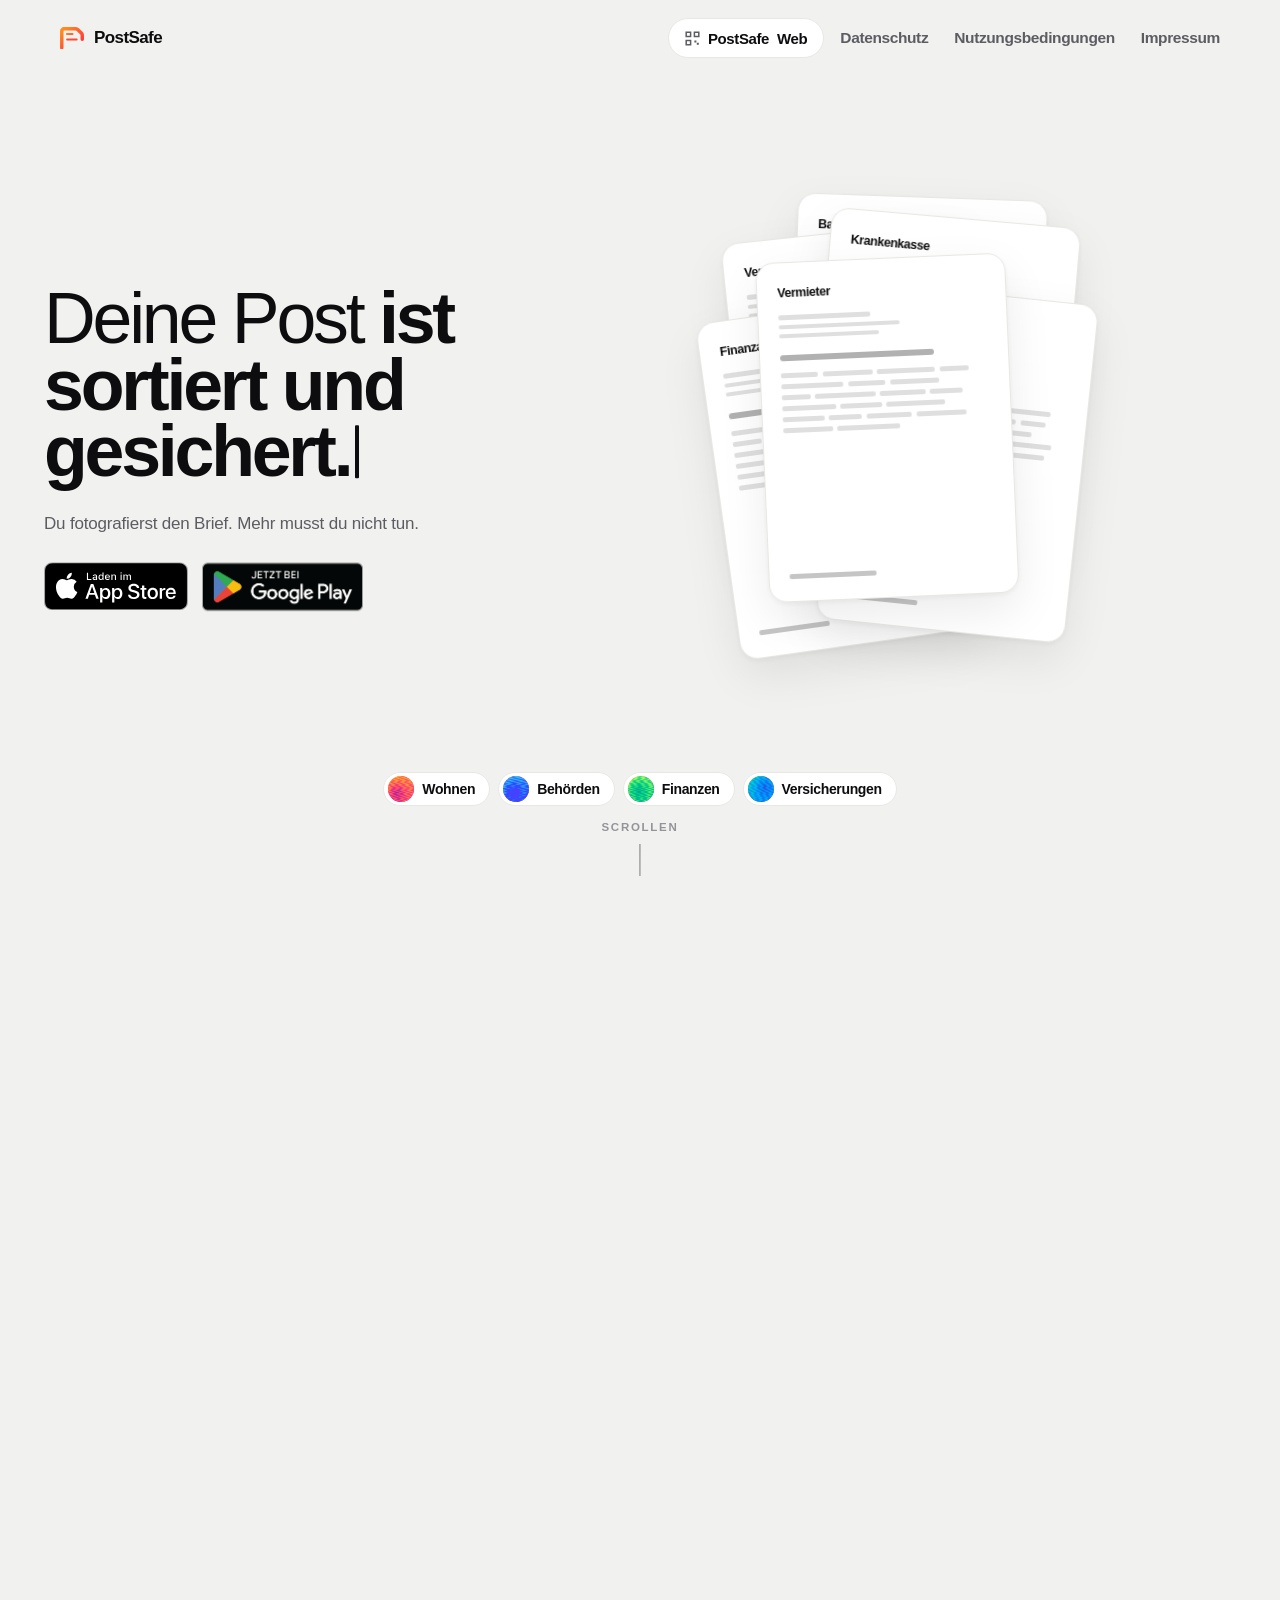
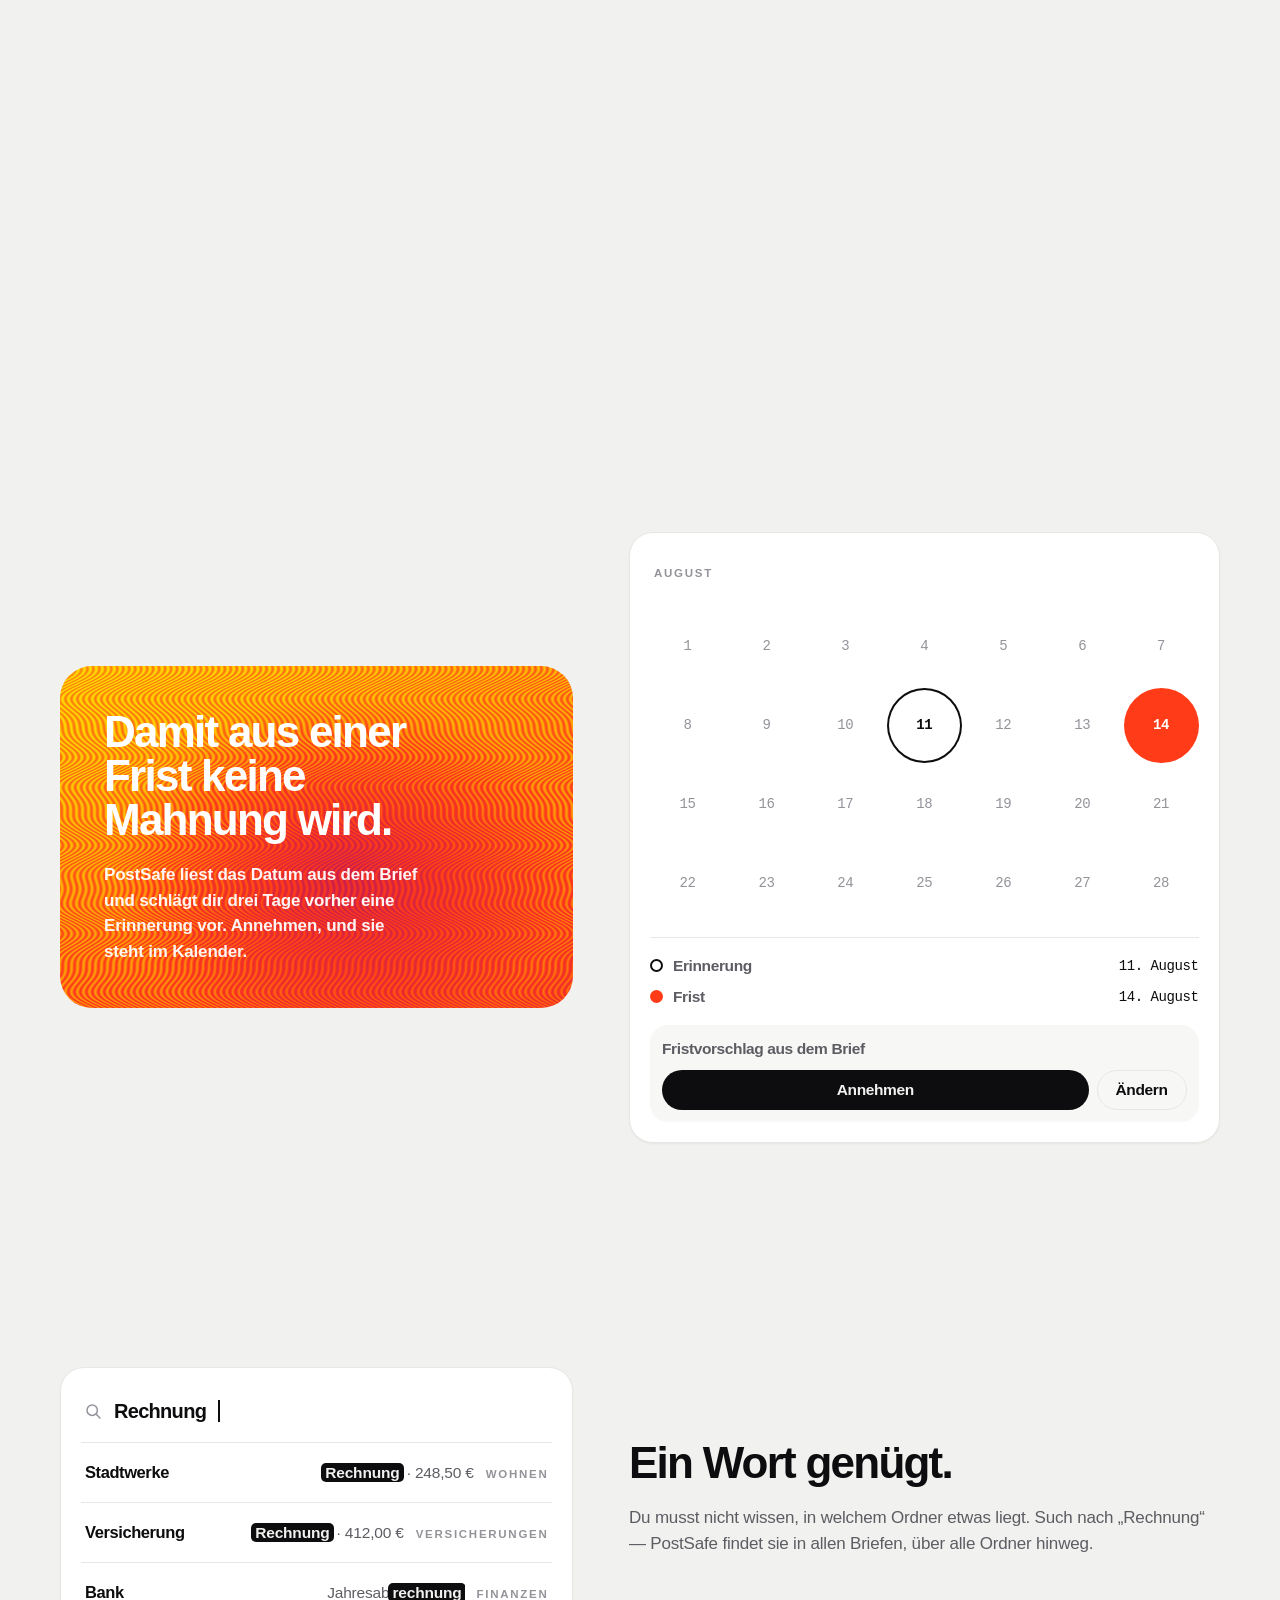
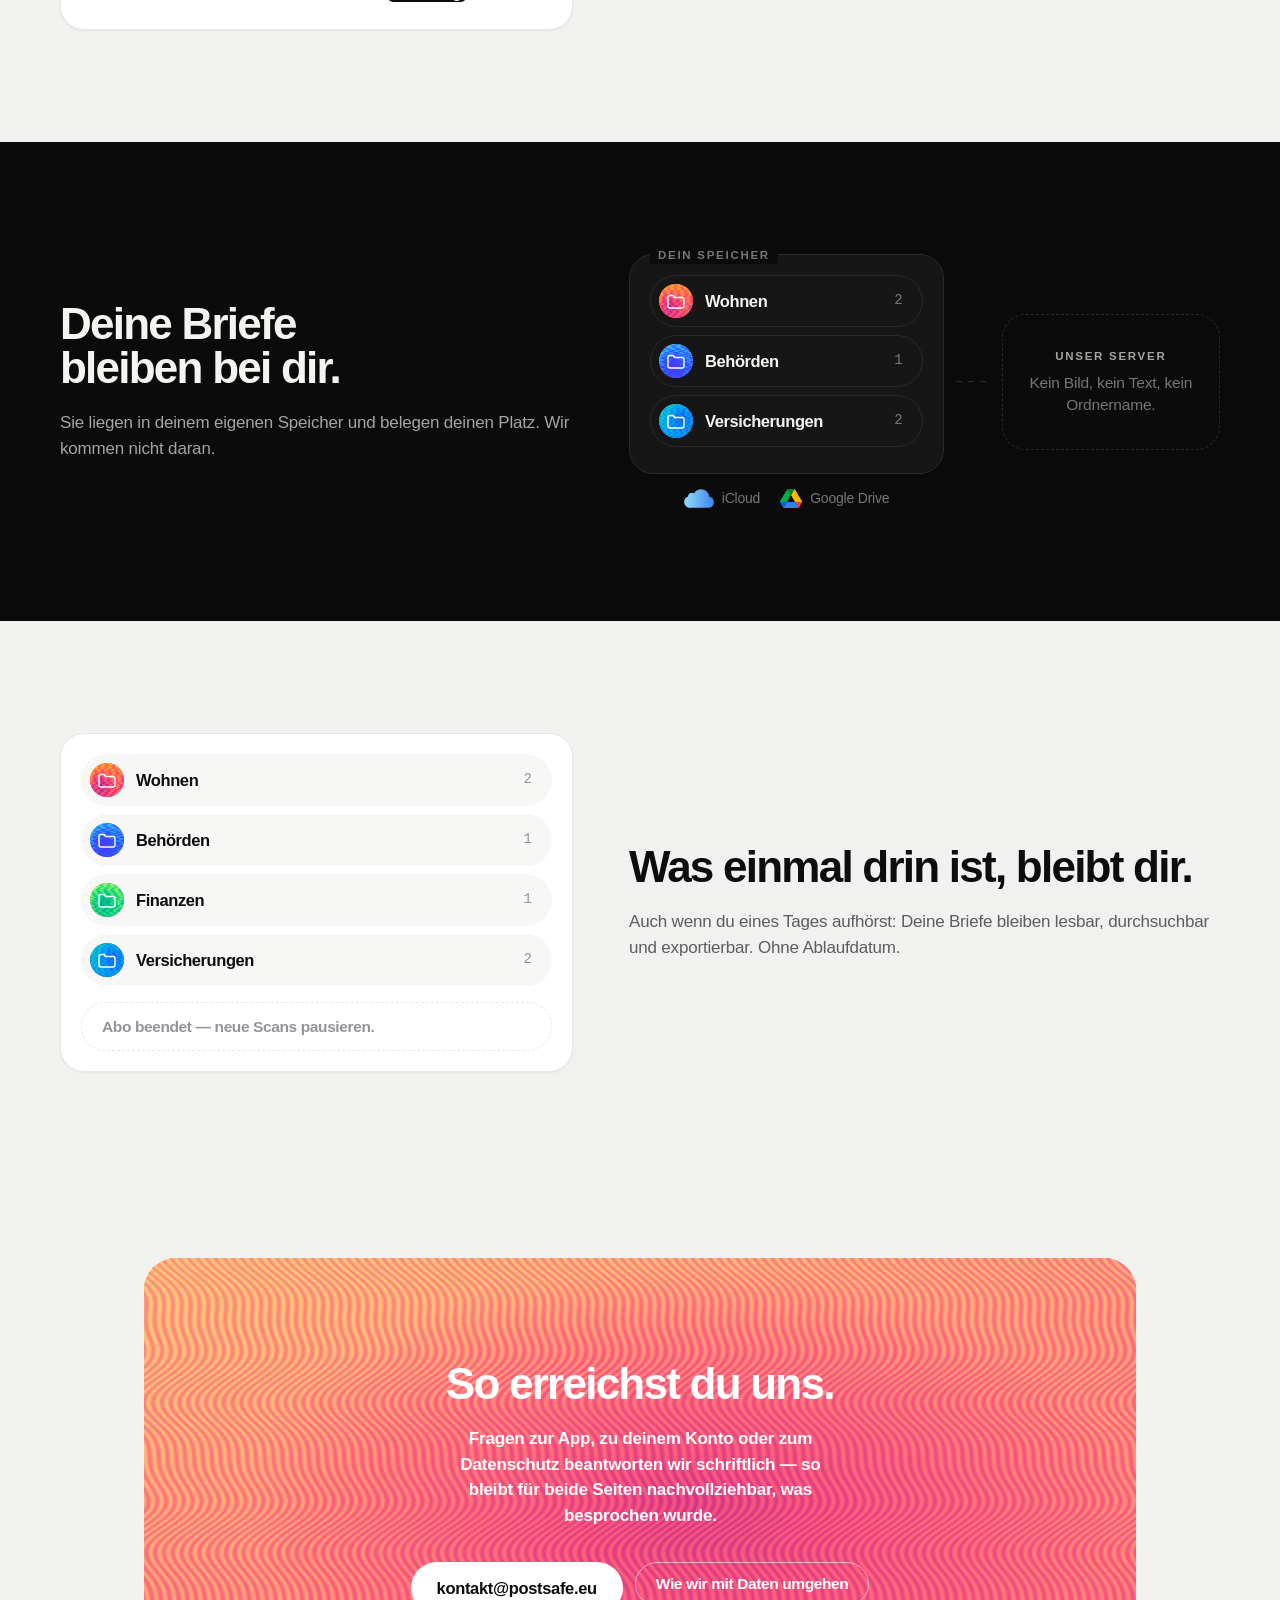
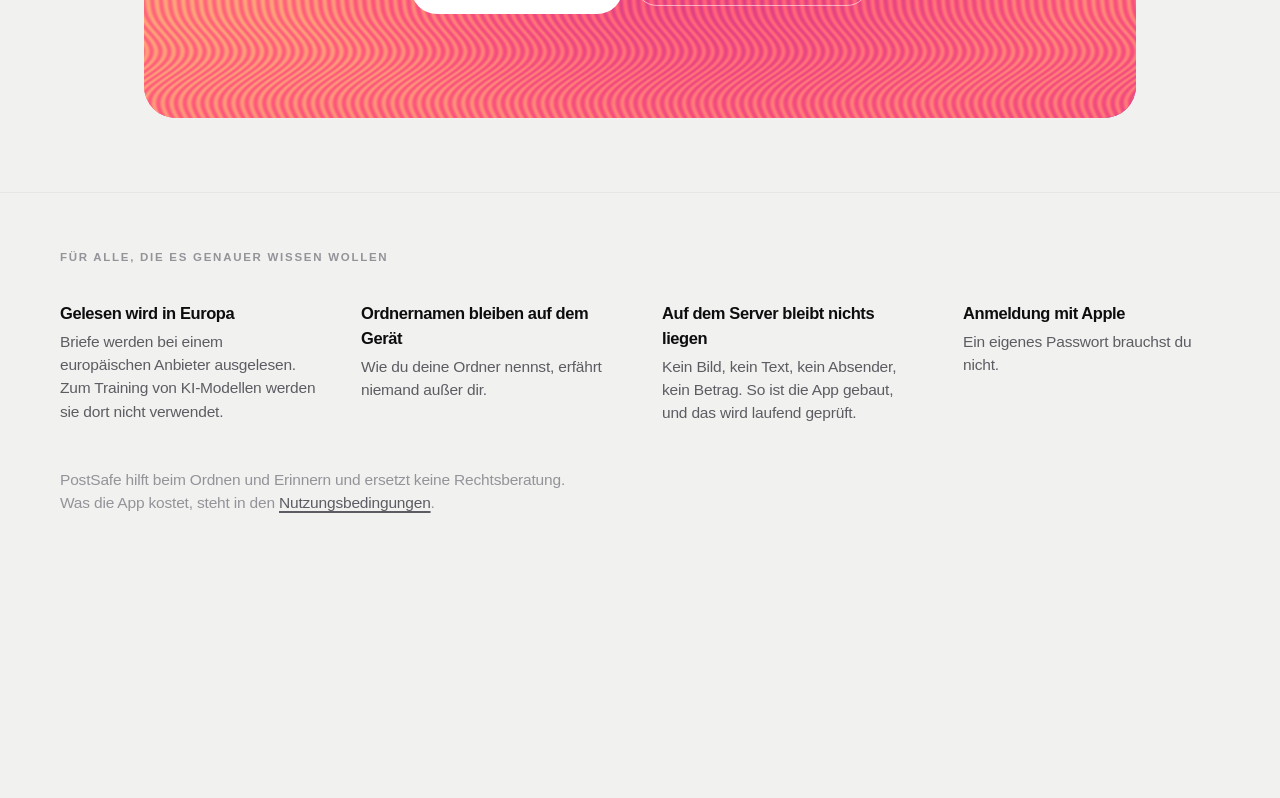
<file: index.html>
<!DOCTYPE html>
<html lang="de">
<head>
<meta charset="utf-8">
<meta name="viewport" content="width=device-width, initial-scale=1, viewport-fit=cover">
<title>PostSafe — Deine Post kennt ihren Platz</title>
<meta name="description" content="PostSafe ordnet deine Briefpost: Du fotografierst den Brief, PostSafe liest ihn, legt ihn in den passenden Ordner und erinnert an Fristen. Die Briefe bleiben in deiner eigenen iCloud.">
<meta name="theme-color" content="#F1F1EF" media="(prefers-color-scheme: light)">
<meta name="theme-color" content="#070707" media="(prefers-color-scheme: dark)">
<link rel="icon" href="favicon.svg" type="image/svg+xml">
<link rel="canonical" href="https://postsafe.eu/">
<meta property="og:type" content="website">
<meta property="og:locale" content="de_DE">
<meta property="og:site_name" content="PostSafe">
<meta property="og:url" content="https://postsafe.eu/">
<meta property="og:title" content="PostSafe — Deine Post kennt ihren Platz">
<meta property="og:description" content="Du fotografierst den Brief. PostSafe liest ihn, legt ihn in den passenden Ordner und erinnert an Fristen. Die Briefe bleiben in deiner eigenen iCloud.">
<meta property="og:image" content="https://postsafe.eu/og.png?v=10">
<meta property="og:image:width" content="1200">
<meta property="og:image:height" content="630">
<meta property="og:image:alt" content="PostSafe — Deine Post kennt ihren Platz.">
<meta name="twitter:card" content="summary_large_image">
<link rel="stylesheet" href="style.css?v=10">
<link rel="stylesheet" href="home.css?v=10">
</head>
<body>

<a class="skip" href="#inhalt">Zum Inhalt springen</a>

<header class="site-head" id="top">
  <div class="site-head__in">
    <a class="brand" href="index.html">
      <svg class="brand__mark" width="24" height="22.4" viewBox="207 183 650 608" aria-hidden="true" focusable="false"><linearGradient id="psz-kopf" gradientUnits="userSpaceOnUse" x1="354.7" y1="266.1" x2="669.3" y2="629.9"><stop offset="0" stop-color="#ff8b1f"/><stop offset="1" stop-color="#ff2d3e"/></linearGradient><g transform="translate(532 570) scale(1.3) translate(-512 -512)" fill="none" stroke-linecap="round" stroke-linejoin="round"><path d="M298 646 L298 301.2 Q298 280 313 265 Q328 250 349.2 250 L588 250 Q616 250 635.8 269.8 L706.2 340.2 Q726 360 726 388 L726 470" stroke="url(#psz-kopf)" stroke-width="72"/><path d="M410 476 L610 476" stroke="#ff4935" stroke-width="40"/><path d="M406 360 L522 360" stroke="url(#psz-kopf)" stroke-width="44"/></g></svg>
      PostSafe
    </a>
    <a class="head-web ps-chip" href="web.html">
      <svg width="15" height="15" viewBox="0 0 15 15" aria-hidden="true"><path d="M1.2 1.2h4.4v4.4H1.2zM9.4 1.2h4.4v4.4H9.4zM1.2 9.4h4.4v4.4H1.2z" fill="none" stroke="currentColor" stroke-width="1.5"/><path d="M9.4 9.4h2v2h-2zM11.8 11.8h2v2h-2z" fill="currentColor"/></svg>
      <span class="head-web__long">PostSafe </span>Web
    </a>
    <nav class="site-nav" aria-label="Rechtliches">
      <a href="datenschutz.html">Datenschutz</a>
      <a href="agb.html">Nutzungsbedingungen</a>
      <a href="impressum.html">Impressum</a>
    </nav>
    <a class="head-back" href="#recht">Rechtliches</a>
  </div>
</header>

<main id="inhalt">

  <!-- 1 — Erster Bildschirm und der Stapel: ein Stück ------------------------ -->
  <section class="story" id="ordnung" data-story>
    <div class="story__stick">
      <div class="story__glow" aria-hidden="true"></div>

      <div class="story__words" data-words>
        <div>
          <h1 class="display">
            <span class="zeile"><span class="lt">Deine Post</span> <span class="tippt" data-tippt aria-hidden="true"><span class="tippt__text">ist sortiert und gesichert.</span><span class="tippt__strich"></span></span><span class="nur-gelesen">ist sortiert und gesichert.</span></span>

            <!-- Die Sätze der Überschrift. Hier ändern, einer je Zeile.
                 „Deine Post“ steht bei jedem davor und bleibt stehen.
                 Sie stehen zugleich unsichtbar übereinander und geben der
                 Überschrift ihre Höhe — deshalb springt beim Tippen nichts. -->
            <span class="mass" data-satz aria-hidden="true">ist sortiert und gesichert.</span>
            <span class="mass" data-satz aria-hidden="true">auch Jahre später auffindbar.</span>
            <span class="mass" data-satz aria-hidden="true">erinnert dich an Fristen.</span>
            <span class="mass" data-satz aria-hidden="true">bleibt bei dir.</span>
          </h1>
          <p class="hero__sub">Du fotografierst den Brief. Mehr musst du nicht tun.</p>
          <p class="stores" aria-label="Bald erhältlich">
            <span class="badge badge--apple"><img src="marken/appstore.svg" alt="Laden im App Store" width="250" height="83"></span>
            <span class="badge badge--play"><img src="marken/googleplay.png" alt="Jetzt bei Google Play" width="646" height="250"></span>
          </p>
        </div>
      </div>

      <div class="stage" data-stage role="img"
           aria-label="Illustration: ein Stapel ungeöffneter Briefe. Jeder Brief wird gelesen, einzelne Angaben werden erkannt, dann wandert er in seinen Ordner — Wohnen, Behörden, Finanzen, Versicherungen.">

        <article class="ltr" data-ltr data-folder="0" style="--fam:#FF3D78">
          <div class="sheet">
            <div class="sheet__from">Vermieter</div>
            <div class="sheet__addr"><i style="--w:44%"></i><i style="--w:58%"></i><i style="--w:48%"></i></div>
            <div class="sheet__subj"><i style="--w:74%"></i></div>
            <div class="sheet__body">
              <p><i style="--w:18%"></i><i style="--w:24%"></i><i style="--w:28%"></i><i style="--w:14%"></i></p>
              <p><i style="--w:30%"></i><i style="--w:18%"></i><i style="--w:24%"></i></p>
              <p><i style="--w:14%"></i><i class="mark" data-mark style="--w:29%"></i><i style="--w:22%"></i><i style="--w:16%"></i></p>
              <p><i style="--w:26%"></i><i style="--w:20%"></i><i style="--w:28%"></i></p>
              <p><i style="--w:20%"></i><i style="--w:16%"></i><i class="mark" data-mark style="--w:22%"></i><i style="--w:24%"></i></p>
              <p><i style="--w:24%"></i><i style="--w:30%"></i></p>
            </div>
            <div class="sheet__foot"><i style="--w:42%"></i></div>
          </div>
          <span class="tag" data-tag>1.020,00 €</span>
          <div class="scan" aria-hidden="true"></div>
        </article>

<article class="ltr" data-ltr data-folder="0" style="--fam:#FF3D78">
          <div class="sheet">
            <div class="sheet__from">Stadtwerke</div>
            <div class="sheet__addr"><i style="--w:58%"></i><i style="--w:42%"></i><i style="--w:64%"></i></div>
            <div class="sheet__subj"><i style="--w:70%"></i></div>
            <div class="sheet__body">
              <p><i style="--w:18%"></i><i style="--w:30%"></i><i style="--w:14%"></i><i style="--w:24%"></i></p>
              <p><i style="--w:22%"></i><i style="--w:16%"></i><i style="--w:34%"></i><i style="--w:12%"></i></p>
              <p><i style="--w:15%"></i><i class="mark" data-mark style="--w:27%"></i><i style="--w:20%"></i><i style="--w:16%"></i></p>
              <p><i style="--w:28%"></i><i style="--w:14%"></i><i style="--w:22%"></i><i style="--w:24%"></i></p>
              <p><i style="--w:16%"></i><i style="--w:24%"></i><i class="mark" data-mark style="--w:19%"></i><i style="--w:26%"></i></p>
              <p><i style="--w:20%"></i><i style="--w:30%"></i><i style="--w:16%"></i></p>
            </div>
            <div class="sheet__foot"><i style="--w:38%"></i></div>
          </div>
          <span class="tag" data-tag>248,50 €</span>
          <div class="scan" aria-hidden="true"></div>
        </article>

<article class="ltr" data-ltr data-folder="1" style="--fam:#2B4BFF">
          <div class="sheet">
            <div class="sheet__from">Finanzamt</div>
            <div class="sheet__addr"><i style="--w:52%"></i><i style="--w:60%"></i><i style="--w:38%"></i></div>
            <div class="sheet__subj"><i style="--w:64%"></i></div>
            <div class="sheet__body">
              <p><i style="--w:24%"></i><i style="--w:18%"></i><i style="--w:28%"></i><i style="--w:16%"></i></p>
              <p><i style="--w:14%"></i><i class="mark" data-mark style="--w:24%"></i><i style="--w:30%"></i><i style="--w:14%"></i></p>
              <p><i style="--w:30%"></i><i style="--w:20%"></i><i style="--w:26%"></i></p>
              <p><i style="--w:18%"></i><i style="--w:26%"></i><i style="--w:16%"></i><i style="--w:22%"></i></p>
              <p><i style="--w:22%"></i><i class="mark" data-mark style="--w:31%"></i><i style="--w:15%"></i></p>
              <p><i style="--w:26%"></i><i style="--w:18%"></i><i style="--w:24%"></i></p>
            </div>
            <div class="sheet__foot"><i style="--w:34%"></i></div>
          </div>
          <span class="tag ps-sig" data-tag>Frist 14. August</span>
          <div class="scan" aria-hidden="true"></div>
        </article>

<article class="ltr" data-ltr data-folder="3" style="--fam:#008AFF">
          <div class="sheet">
            <div class="sheet__from">Krankenkasse</div>
            <div class="sheet__addr"><i style="--w:46%"></i><i style="--w:62%"></i><i style="--w:50%"></i></div>
            <div class="sheet__subj"><i style="--w:76%"></i></div>
            <div class="sheet__body">
              <p><i style="--w:20%"></i><i style="--w:26%"></i><i style="--w:18%"></i><i style="--w:22%"></i></p>
              <p><i style="--w:28%"></i><i style="--w:16%"></i><i style="--w:32%"></i></p>
              <p><i style="--w:16%"></i><i style="--w:22%"></i><i class="mark" data-mark style="--w:25%"></i><i style="--w:18%"></i></p>
              <p><i style="--w:24%"></i><i style="--w:30%"></i><i style="--w:14%"></i></p>
              <p><i style="--w:18%"></i><i class="mark" data-mark style="--w:28%"></i><i style="--w:20%"></i></p>
            </div>
            <div class="sheet__foot"><i style="--w:40%"></i></div>
          </div>
          <span class="tag ps-sig" data-tag>Frist 2. September</span>
          <div class="scan" aria-hidden="true"></div>
        </article>

<article class="ltr" data-ltr data-folder="3" style="--fam:#008AFF">
          <div class="sheet">
            <div class="sheet__from">Versicherung</div>
            <div class="sheet__addr"><i style="--w:54%"></i><i style="--w:40%"></i><i style="--w:58%"></i></div>
            <div class="sheet__subj"><i style="--w:68%"></i></div>
            <div class="sheet__body">
              <p><i style="--w:16%"></i><i style="--w:28%"></i><i style="--w:20%"></i><i style="--w:22%"></i></p>
              <p><i style="--w:26%"></i><i class="mark" data-mark style="--w:22%"></i><i style="--w:30%"></i></p>
              <p><i style="--w:20%"></i><i style="--w:18%"></i><i style="--w:26%"></i><i style="--w:16%"></i></p>
              <p><i style="--w:30%"></i><i style="--w:16%"></i><i class="mark" data-mark style="--w:24%"></i></p>
              <p><i style="--w:22%"></i><i style="--w:28%"></i><i style="--w:18%"></i></p>
              <p><i style="--w:18%"></i><i style="--w:24%"></i><i style="--w:20%"></i></p>
            </div>
            <div class="sheet__foot"><i style="--w:36%"></i></div>
          </div>
          <span class="tag" data-tag>412,00 €</span>
          <div class="scan" aria-hidden="true"></div>
        </article>

<article class="ltr" data-ltr data-folder="2" style="--fam:#00D084">
          <div class="sheet">
            <div class="sheet__from">Bank</div>
            <div class="sheet__addr"><i style="--w:50%"></i><i style="--w:56%"></i><i style="--w:44%"></i></div>
            <div class="sheet__subj"><i style="--w:60%"></i></div>
            <div class="sheet__body">
              <p><i style="--w:22%"></i><i style="--w:18%"></i><i style="--w:30%"></i></p>
              <p><i style="--w:16%"></i><i style="--w:26%"></i><i style="--w:20%"></i><i style="--w:18%"></i></p>
              <p><i style="--w:28%"></i><i class="mark" data-mark style="--w:23%"></i><i style="--w:22%"></i></p>
              <p><i style="--w:20%"></i><i style="--w:32%"></i><i style="--w:16%"></i></p>
              <p><i style="--w:24%"></i><i style="--w:16%"></i><i class="mark" data-mark style="--w:26%"></i></p>
            </div>
            <div class="sheet__foot"><i style="--w:32%"></i></div>
          </div>
          <span class="tag ps-sig" data-tag>Frist 30. August</span>
          <div class="scan" aria-hidden="true"></div>
        </article>

        <div class="phone" data-phone aria-hidden="true">
          <span class="phone__island"></span>
          <span class="phone__view"></span>
        </div>

        <div class="folders" data-folders aria-hidden="true">
          <div class="folder" data-folder>
            <span class="folder__flood" aria-hidden="true"><canvas class="mo" data-pal="0" data-seed="3.4" aria-hidden="true"></canvas></span><span class="sw"><canvas class="mo" data-pal="0" data-seed="3.4" aria-hidden="true"></canvas><svg class="folder__ic" width="18" height="15" viewBox="0 0 18 15" aria-hidden="true"><path d="M1 3.2A1.7 1.7 0 0 1 2.7 1.5h3.4l1.6 2h7.6A1.7 1.7 0 0 1 17 5.2v7.1a1.7 1.7 0 0 1-1.7 1.7H2.7A1.7 1.7 0 0 1 1 12.3z" fill="none" stroke="currentColor" stroke-width="1.4" stroke-linejoin="round"/></svg></span>
            <span class="folder__name">Wohnen</span>
            <span class="folder__n" data-n>0</span>
          </div>
          <div class="folder" data-folder>
            <span class="folder__flood" aria-hidden="true"><canvas class="mo" data-pal="1" data-seed="7.1" aria-hidden="true"></canvas></span><span class="sw"><canvas class="mo" data-pal="1" data-seed="7.1" aria-hidden="true"></canvas><svg class="folder__ic" width="18" height="15" viewBox="0 0 18 15" aria-hidden="true"><path d="M1 3.2A1.7 1.7 0 0 1 2.7 1.5h3.4l1.6 2h7.6A1.7 1.7 0 0 1 17 5.2v7.1a1.7 1.7 0 0 1-1.7 1.7H2.7A1.7 1.7 0 0 1 1 12.3z" fill="none" stroke="currentColor" stroke-width="1.4" stroke-linejoin="round"/></svg></span>
            <span class="folder__name">Behörden</span>
            <span class="folder__n" data-n>0</span>
          </div>
          <div class="folder" data-folder>
            <span class="folder__flood" aria-hidden="true"><canvas class="mo" data-pal="3" data-seed="16.2" aria-hidden="true"></canvas></span><span class="sw"><canvas class="mo" data-pal="3" data-seed="16.2" aria-hidden="true"></canvas><svg class="folder__ic" width="18" height="15" viewBox="0 0 18 15" aria-hidden="true"><path d="M1 3.2A1.7 1.7 0 0 1 2.7 1.5h3.4l1.6 2h7.6A1.7 1.7 0 0 1 17 5.2v7.1a1.7 1.7 0 0 1-1.7 1.7H2.7A1.7 1.7 0 0 1 1 12.3z" fill="none" stroke="currentColor" stroke-width="1.4" stroke-linejoin="round"/></svg></span>
            <span class="folder__name">Finanzen</span>
            <span class="folder__n" data-n>0</span>
          </div>
          <div class="folder" data-folder>
            <span class="folder__flood" aria-hidden="true"><canvas class="mo" data-pal="2" data-seed="11.8" aria-hidden="true"></canvas></span><span class="sw"><canvas class="mo" data-pal="2" data-seed="11.8" aria-hidden="true"></canvas><svg class="folder__ic" width="18" height="15" viewBox="0 0 18 15" aria-hidden="true"><path d="M1 3.2A1.7 1.7 0 0 1 2.7 1.5h3.4l1.6 2h7.6A1.7 1.7 0 0 1 17 5.2v7.1a1.7 1.7 0 0 1-1.7 1.7H2.7A1.7 1.7 0 0 1 1 12.3z" fill="none" stroke="currentColor" stroke-width="1.4" stroke-linejoin="round"/></svg></span>
            <span class="folder__name">Versicherungen</span>
            <span class="folder__n" data-n>0</span>
          </div>
        </div>
      </div>

      <div class="story__caps">
        <h2 class="cap" data-cap>Unerledigt. Unsortiert. Unterste Schublade.</h2>
        <p class="cap cap--sub" data-cap>Ein Foto genügt. PostSafe liest den Brief und legt ihn ab.</p>
        <p class="cap" data-cap>Sortiert, gesichert und auch Jahre später leicht zu finden.</p>
      </div>

      <div class="hero__marks" data-marks aria-hidden="true">
        <span class="hmark"><span class="sw"><canvas class="mo" data-pal="0" data-seed="3.4" aria-hidden="true"></canvas></span>Wohnen</span>
        <span class="hmark"><span class="sw"><canvas class="mo" data-pal="1" data-seed="7.1" aria-hidden="true"></canvas></span>Behörden</span>
        <span class="hmark"><span class="sw"><canvas class="mo" data-pal="3" data-seed="16.2" aria-hidden="true"></canvas></span>Finanzen</span>
        <span class="hmark"><span class="sw"><canvas class="mo" data-pal="2" data-seed="11.8" aria-hidden="true"></canvas></span>Versicherungen</span>
      </div>
      <div class="story__hint" aria-hidden="true">Scrollen<span></span></div>
    </div>
  </section>

  <!-- 2 — Fristen ----------------------------------------------------------- -->
  <section class="band" id="frist" data-reveal>
    <div class="shell band__in">
      <div class="band__text">
        <div class="fristcard ps-art rise">
          <canvas class="mo" data-pal="7" data-seed="5.2" aria-hidden="true"></canvas>
          <h2 class="title">Damit aus einer Frist keine Mahnung wird.</h2>
          <p class="say">
            PostSafe liest das Datum aus dem Brief und schlägt dir drei Tage vorher
            eine Erinnerung vor. Annehmen, und sie steht im Kalender.
          </p>
        </div>
      </div>
      <div class="band__art rise" style="--delay:.15s">
        <div class="cal" role="img" aria-label="Illustration eines Kalenders: PostSafe schlägt zwei Termine vor — die Erinnerung am 11. August und die Frist am 14. August. Ein Balken darunter bietet an, den Vorschlag anzunehmen oder zu ändern.">
          <p class="cal__head">August</p>
          <div class="cal__grid" data-cal>
              <b>1</b><b>2</b><b>3</b><b>4</b><b>5</b><b>6</b><b>7</b>
              <b>8</b><b>9</b><b>10</b><b class="is-rem" data-rem><span>11</span></b><b>12</b><b>13</b><b class="is-due" data-target><span>14</span></b>
              <b>15</b><b>16</b><b>17</b><b>18</b><b>19</b><b>20</b><b>21</b>
              <b>22</b><b>23</b><b>24</b><b>25</b><b>26</b><b>27</b><b>28</b>
          </div>
          <div class="cal__legend">
            <span class="cal__li"><i class="dot dot--rem"></i>Erinnerung<em>11. August</em></span>
            <span class="cal__li"><i class="dot dot--due"></i>Frist<em>14. August</em></span>
          </div>
          <div class="cal__bar">
            <span class="cal__bartxt">Fristvorschlag aus dem Brief</span>
            <span class="cal__btns">
              <span class="cal__ok">Annehmen</span>
              <span class="cal__alt">Ändern</span>
            </span>
          </div>
        </div>
      </div>
    </div>
  </section>

  <!-- 3 — Suchen ------------------------------------------------------------ -->
  <section class="band band--flip" id="suche" data-reveal>
    <div class="shell band__in">
      <div class="band__text">
        <h2 class="title rise">Ein Wort genügt.</h2>
        <p class="say rise" style="--delay:.1s">
          Du musst nicht wissen, in welchem Ordner etwas liegt. Such nach
          „Rechnung“ — PostSafe findet sie in allen Briefen, über alle Ordner hinweg.
        </p>
      </div>
      <div class="band__art rise" style="--delay:.15s">
        <div class="find" role="img" aria-label="Illustration: die Suche nach dem Wort Rechnung liefert Treffer aus den Ordnern Wohnen, Versicherungen und Finanzen.">
          <p class="find__bar" aria-hidden="true">
            <svg width="17" height="17" viewBox="0 0 17 17"><circle cx="7.2" cy="7.2" r="5.2" fill="none" stroke="currentColor" stroke-width="1.5"/><path d="M11.2 11.2 15 15" stroke="currentColor" stroke-width="1.5" stroke-linecap="round"/></svg>
            <span class="find__word">Rechnung</span>
            <span class="find__caret"></span>
          </p>
          <div class="find__hits" aria-hidden="true">
            <div class="hit" style="--d:.75s"><b>Stadtwerke</b><span><u>Rechnung</u> · 248,50 €</span><em>Wohnen</em></div>
            <div class="hit" style="--d:.95s"><b>Versicherung</b><span><u>Rechnung</u> · 412,00 €</span><em>Versicherungen</em></div>
            <div class="hit" style="--d:1.15s"><b>Bank</b><span>Jahresab<u>rechnung</u></span><em>Finanzen</em></div>
          </div>
        </div>
      </div>
    </div>
  </section>

  <!-- 4 — Vertrauen --------------------------------------------------------- -->
  <section class="trust" data-reveal>
    <div class="shell band__in">
      <div class="band__text">
        <h2 class="title rise">Deine Briefe bleiben bei dir.</h2>
        <p class="say rise" style="--delay:.1s">
          Sie liegen in deinem eigenen Speicher und belegen deinen Platz.
          Wir kommen nicht daran.
        </p>
      </div>
      <div class="band__art rise" style="--delay:.15s">
        <div class="vault" role="img" aria-label="Illustration: deine Ordner liegen in deinem eigenen Speicher — iCloud oder Google Drive. Der Server daneben bleibt leer.">
          <div>
          <div class="vault__inside">
            <span class="vault__label">Dein Speicher</span>
            <div class="vault__stack">
              <div class="folder">
                <span class="folder__flood" aria-hidden="true"><canvas class="mo" data-pal="0" data-seed="3.4" aria-hidden="true"></canvas></span><span class="sw"><canvas class="mo" data-pal="0" data-seed="3.4" aria-hidden="true"></canvas><svg class="folder__ic" width="18" height="15" viewBox="0 0 18 15" aria-hidden="true"><path d="M1 3.2A1.7 1.7 0 0 1 2.7 1.5h3.4l1.6 2h7.6A1.7 1.7 0 0 1 17 5.2v7.1a1.7 1.7 0 0 1-1.7 1.7H2.7A1.7 1.7 0 0 1 1 12.3z" fill="none" stroke="currentColor" stroke-width="1.4" stroke-linejoin="round"/></svg></span>
                <span class="folder__name">Wohnen</span>
                <span class="folder__n is-on">2</span>
              </div>
              <div class="folder">
                <span class="folder__flood" aria-hidden="true"><canvas class="mo" data-pal="1" data-seed="7.1" aria-hidden="true"></canvas></span><span class="sw"><canvas class="mo" data-pal="1" data-seed="7.1" aria-hidden="true"></canvas><svg class="folder__ic" width="18" height="15" viewBox="0 0 18 15" aria-hidden="true"><path d="M1 3.2A1.7 1.7 0 0 1 2.7 1.5h3.4l1.6 2h7.6A1.7 1.7 0 0 1 17 5.2v7.1a1.7 1.7 0 0 1-1.7 1.7H2.7A1.7 1.7 0 0 1 1 12.3z" fill="none" stroke="currentColor" stroke-width="1.4" stroke-linejoin="round"/></svg></span>
                <span class="folder__name">Behörden</span>
                <span class="folder__n is-on">1</span>
              </div>
              <div class="folder">
                <span class="folder__flood" aria-hidden="true"><canvas class="mo" data-pal="2" data-seed="11.8" aria-hidden="true"></canvas></span><span class="sw"><canvas class="mo" data-pal="2" data-seed="11.8" aria-hidden="true"></canvas><svg class="folder__ic" width="18" height="15" viewBox="0 0 18 15" aria-hidden="true"><path d="M1 3.2A1.7 1.7 0 0 1 2.7 1.5h3.4l1.6 2h7.6A1.7 1.7 0 0 1 17 5.2v7.1a1.7 1.7 0 0 1-1.7 1.7H2.7A1.7 1.7 0 0 1 1 12.3z" fill="none" stroke="currentColor" stroke-width="1.4" stroke-linejoin="round"/></svg></span>
                <span class="folder__name">Versicherungen</span>
                <span class="folder__n is-on">2</span>
              </div>
            </div>
          </div>
          <p class="vault__use">
            <span><img src="marken/icloud.svg" alt="" width="120" height="78">iCloud</span>
            <span><img src="marken/drive.svg" alt="" width="87" height="78">Google Drive</span>
          </p>
          </div>
          <div class="vault__link" aria-hidden="true"></div>
          <div class="vault__outside">
            <p class="vault__empty"><b>Unser Server</b>Kein Bild, kein Text, kein Ordnername.</p>
          </div>
        </div>
      </div>
    </div>
  </section>

  <!-- 5 — Archiv ------------------------------------------------------------ -->
  <section class="band band--flip" data-reveal>
    <div class="shell band__in">
      <div class="band__text">
        <h2 class="title rise">Was einmal drin ist, bleibt dir.</h2>
        <p class="say rise" style="--delay:.1s">
          Auch wenn du eines Tages aufhörst: Deine Briefe bleiben lesbar,
          durchsuchbar und exportierbar. Ohne Ablaufdatum.
        </p>
      </div>
      <div class="band__art rise" style="--delay:.15s">
        <div class="keep" role="img" aria-label="Illustration: die Ordner bleiben vollständig, auch wenn kein Abo mehr läuft.">
          <div class="folder">
            <span class="folder__flood" aria-hidden="true"><canvas class="mo" data-pal="0" data-seed="3.4" aria-hidden="true"></canvas></span><span class="sw"><canvas class="mo" data-pal="0" data-seed="3.4" aria-hidden="true"></canvas><svg class="folder__ic" width="18" height="15" viewBox="0 0 18 15" aria-hidden="true"><path d="M1 3.2A1.7 1.7 0 0 1 2.7 1.5h3.4l1.6 2h7.6A1.7 1.7 0 0 1 17 5.2v7.1a1.7 1.7 0 0 1-1.7 1.7H2.7A1.7 1.7 0 0 1 1 12.3z" fill="none" stroke="currentColor" stroke-width="1.4" stroke-linejoin="round"/></svg></span>
            <span class="folder__name">Wohnen</span><span class="folder__n">2</span>
          </div>
          <div class="folder">
            <span class="folder__flood" aria-hidden="true"><canvas class="mo" data-pal="1" data-seed="7.1" aria-hidden="true"></canvas></span><span class="sw"><canvas class="mo" data-pal="1" data-seed="7.1" aria-hidden="true"></canvas><svg class="folder__ic" width="18" height="15" viewBox="0 0 18 15" aria-hidden="true"><path d="M1 3.2A1.7 1.7 0 0 1 2.7 1.5h3.4l1.6 2h7.6A1.7 1.7 0 0 1 17 5.2v7.1a1.7 1.7 0 0 1-1.7 1.7H2.7A1.7 1.7 0 0 1 1 12.3z" fill="none" stroke="currentColor" stroke-width="1.4" stroke-linejoin="round"/></svg></span>
            <span class="folder__name">Behörden</span><span class="folder__n">1</span>
          </div>
          <div class="folder">
            <span class="folder__flood" aria-hidden="true"><canvas class="mo" data-pal="3" data-seed="16.2" aria-hidden="true"></canvas></span><span class="sw"><canvas class="mo" data-pal="3" data-seed="16.2" aria-hidden="true"></canvas><svg class="folder__ic" width="18" height="15" viewBox="0 0 18 15" aria-hidden="true"><path d="M1 3.2A1.7 1.7 0 0 1 2.7 1.5h3.4l1.6 2h7.6A1.7 1.7 0 0 1 17 5.2v7.1a1.7 1.7 0 0 1-1.7 1.7H2.7A1.7 1.7 0 0 1 1 12.3z" fill="none" stroke="currentColor" stroke-width="1.4" stroke-linejoin="round"/></svg></span>
            <span class="folder__name">Finanzen</span><span class="folder__n">1</span>
          </div>
          <div class="folder">
            <span class="folder__flood" aria-hidden="true"><canvas class="mo" data-pal="2" data-seed="11.8" aria-hidden="true"></canvas></span><span class="sw"><canvas class="mo" data-pal="2" data-seed="11.8" aria-hidden="true"></canvas><svg class="folder__ic" width="18" height="15" viewBox="0 0 18 15" aria-hidden="true"><path d="M1 3.2A1.7 1.7 0 0 1 2.7 1.5h3.4l1.6 2h7.6A1.7 1.7 0 0 1 17 5.2v7.1a1.7 1.7 0 0 1-1.7 1.7H2.7A1.7 1.7 0 0 1 1 12.3z" fill="none" stroke="currentColor" stroke-width="1.4" stroke-linejoin="round"/></svg></span>
            <span class="folder__name">Versicherungen</span><span class="folder__n">2</span>
          </div>
          <p class="keep__gone">Abo beendet — neue Scans pausieren.</p>
        </div>
      </div>
    </div>
  </section>

  <!-- 6 — Kontakt ----------------------------------------------------------- -->
  <section class="soon" data-reveal>
    <div class="shell">
      <div class="soon__in ps-art">
        <canvas class="mo" data-name="PostSafe" aria-hidden="true"></canvas>
      <h2 class="title rise">So erreichst du uns.</h2>
      <p class="say rise" style="--delay:.1s">
        Fragen zur App, zu deinem Konto oder zum Datenschutz beantworten wir
        schriftlich — so bleibt für beide Seiten nachvollziehbar, was besprochen wurde.
      </p>
      <div class="actions rise" style="--delay:.2s">
        <a class="btn btn--primary ps-pill" href="mailto:kontakt@postsafe.eu">
          kontakt@postsafe.eu
        </a>
        <a class="btn btn--quiet ps-chip" href="datenschutz.html">Wie wir mit Daten umgehen</a>
        </div>
      </div>
    </div>
  </section>

  <!-- 7 — Kleingedrucktes für Neugierige ------------------------------------ -->
  <section class="fine" data-reveal>
    <div class="shell">
      <div class="fine__head">
        <h2 class="rise">Für alle, die es genauer wissen wollen</h2>
      </div>
      <div class="fine__grid">
        <p class="rise"><b>Gelesen wird in Europa</b>Briefe werden bei einem europäischen Anbieter ausgelesen. Zum Training von KI-Modellen werden sie dort nicht verwendet.</p>
        <p class="rise" style="--delay:.08s"><b>Ordnernamen bleiben auf dem Gerät</b>Wie du deine Ordner nennst, erfährt niemand außer dir.</p>
        <p class="rise" style="--delay:.16s"><b>Auf dem Server bleibt nichts liegen</b>Kein Bild, kein Text, kein Absender, kein Betrag. So ist die App gebaut, und das wird laufend geprüft.</p>
        <p class="rise" style="--delay:.24s"><b>Anmeldung mit Apple</b>Ein eigenes Passwort brauchst du nicht.</p>
      </div>
      <p class="fine__note rise" style="--delay:.3s">
        PostSafe hilft beim Ordnen und Erinnern und ersetzt keine Rechtsberatung.
        Was die App kostet, steht in den <a href="agb.html">Nutzungsbedingungen</a>.
      </p>
    </div>
  </section>

</main>

<footer class="site-foot" id="recht">
  <div class="site-foot__flaeche">
  <div class="site-foot__in">
    <div>
      <p class="site-foot__brand">
        <svg class="brand__mark" width="22" height="20.6" viewBox="207 183 650 608" aria-hidden="true" focusable="false"><linearGradient id="psz-fuss" gradientUnits="userSpaceOnUse" x1="354.7" y1="266.1" x2="669.3" y2="629.9"><stop offset="0" stop-color="#ff8b1f"/><stop offset="1" stop-color="#ff2d3e"/></linearGradient><g transform="translate(532 570) scale(1.3) translate(-512 -512)" fill="none" stroke-linecap="round" stroke-linejoin="round"><path d="M298 646 L298 301.2 Q298 280 313 265 Q328 250 349.2 250 L588 250 Q616 250 635.8 269.8 L706.2 340.2 Q726 360 726 388 L726 470" stroke="url(#psz-fuss)" stroke-width="72"/><path d="M410 476 L610 476" stroke="#ff4935" stroke-width="40"/><path d="M406 360 L522 360" stroke="url(#psz-fuss)" stroke-width="44"/></g></svg>
        PostSafe
      </p>
      <p class="site-foot__note">Post ordnen, ohne dass jemand mitliest.</p>
    </div>
    <nav class="foot-links" aria-label="Rechtliches und Kontakt">
      <a href="web.html">PostSafe Web</a>
      <a href="datenschutz.html">Datenschutz</a>
      <a href="agb.html">Nutzungsbedingungen</a>
      <a href="impressum.html">Impressum</a>
      <a href="mailto:kontakt@postsafe.eu">kontakt@postsafe.eu</a>
    </nav>
    <p class="site-foot__legal">© 2026 Josef Werner</p>
  </div>
  </div>
</footer>

<script src="home.js?v=10" defer></script>
<script src="tippen.js?v=10" defer></script>
<script src="moire.js?v=10" defer></script>
</body>
</html>
</file>
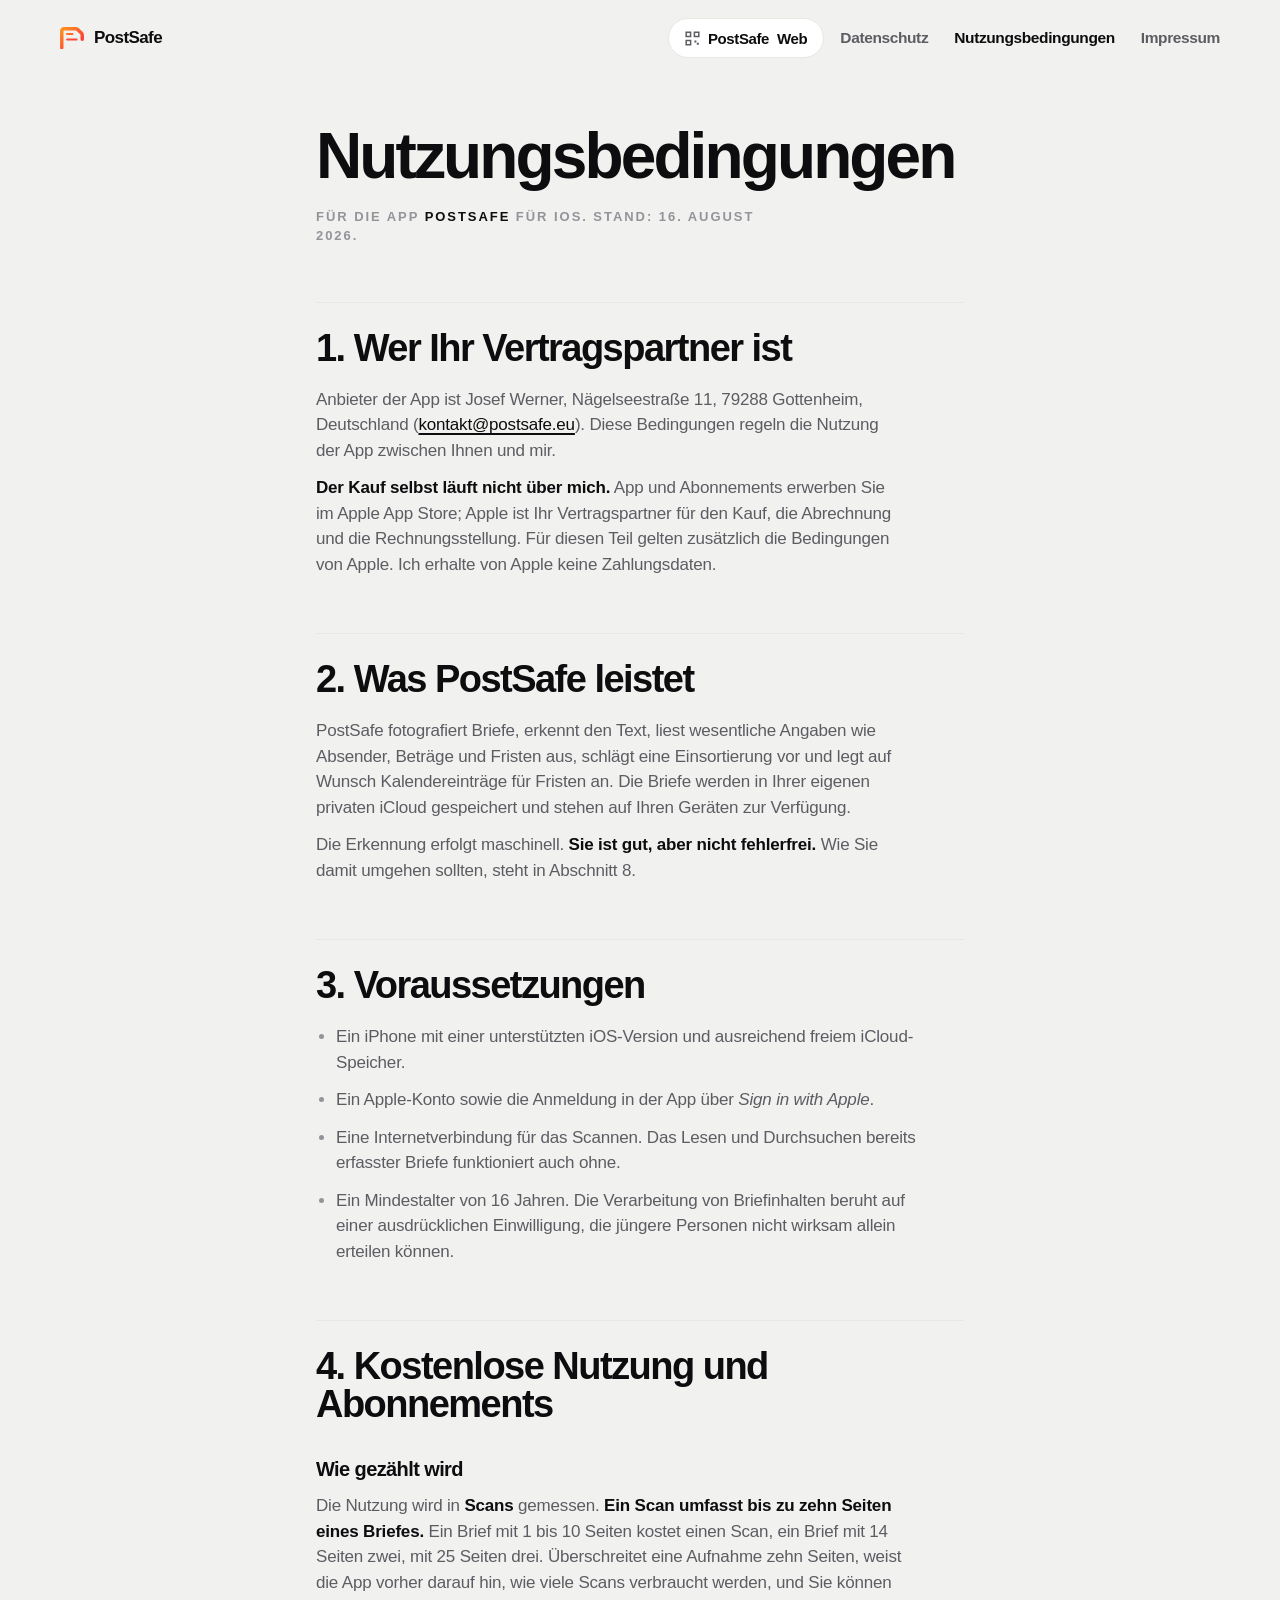
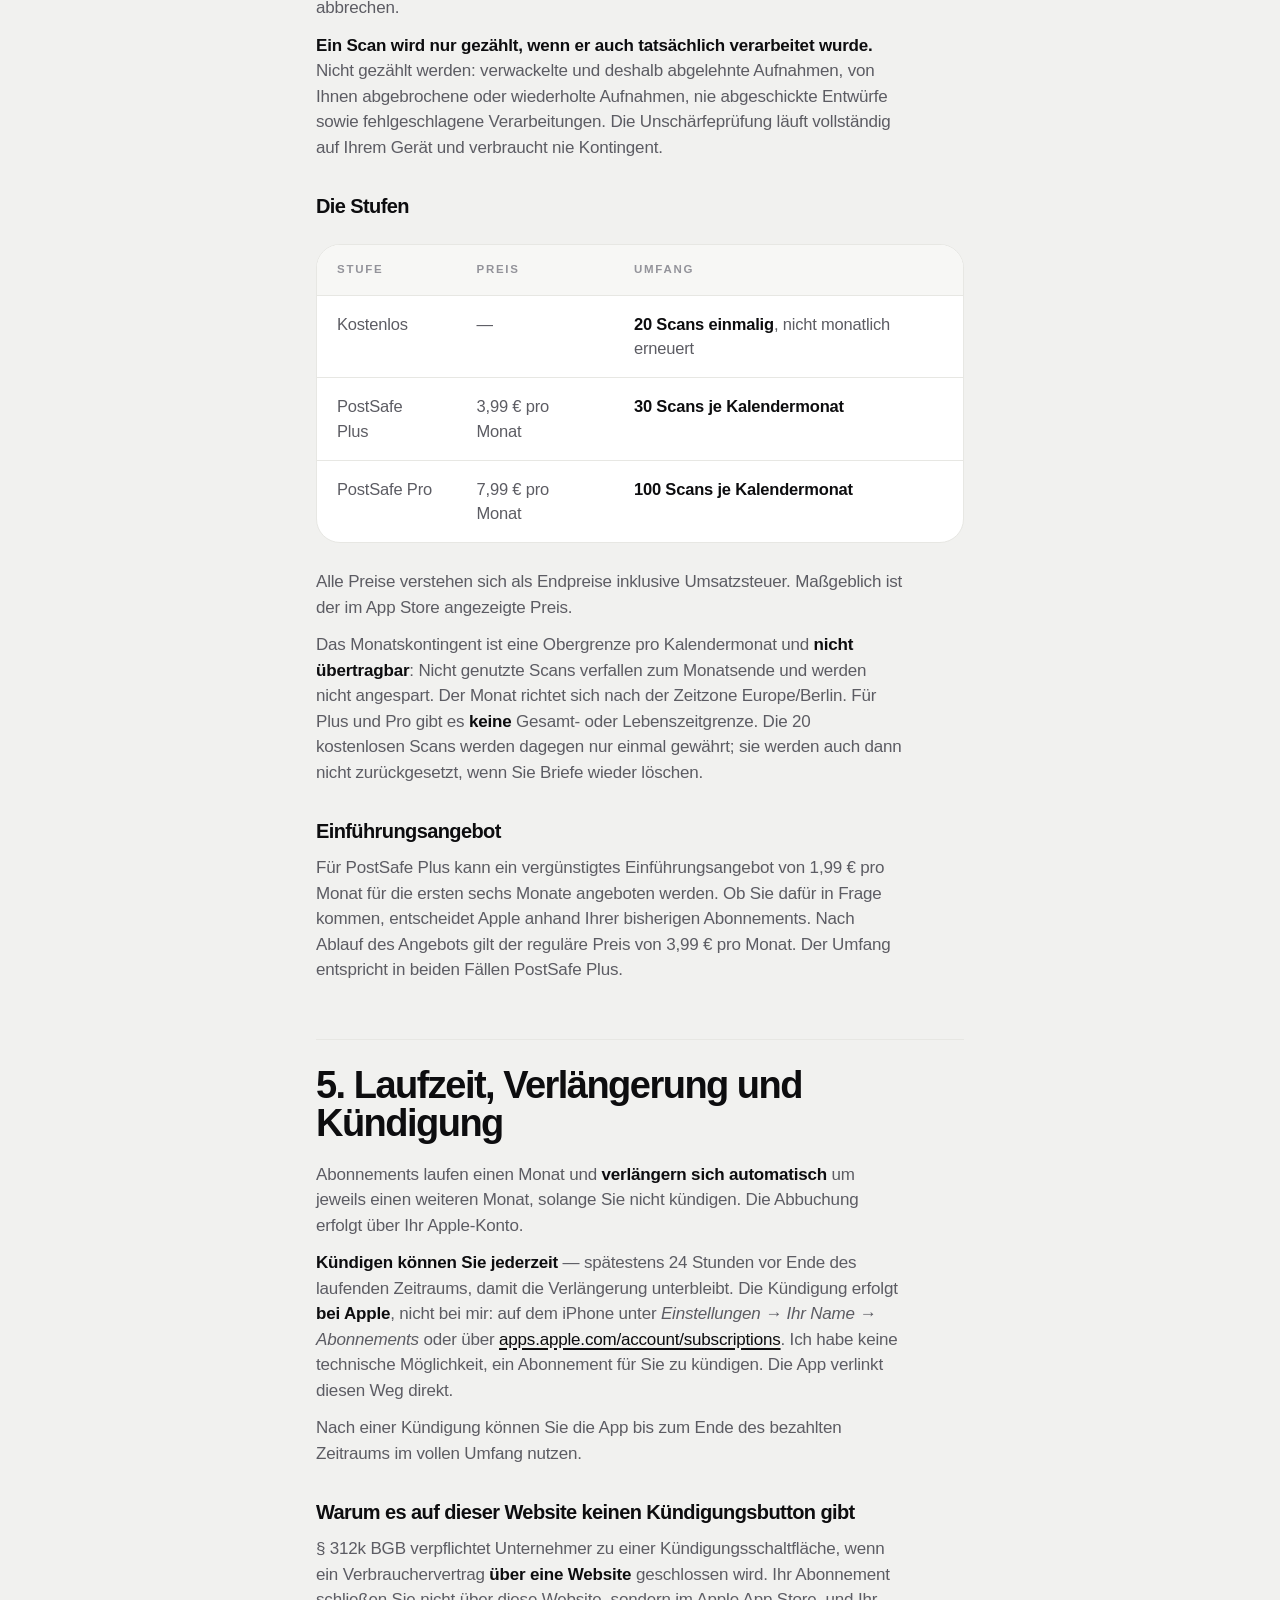
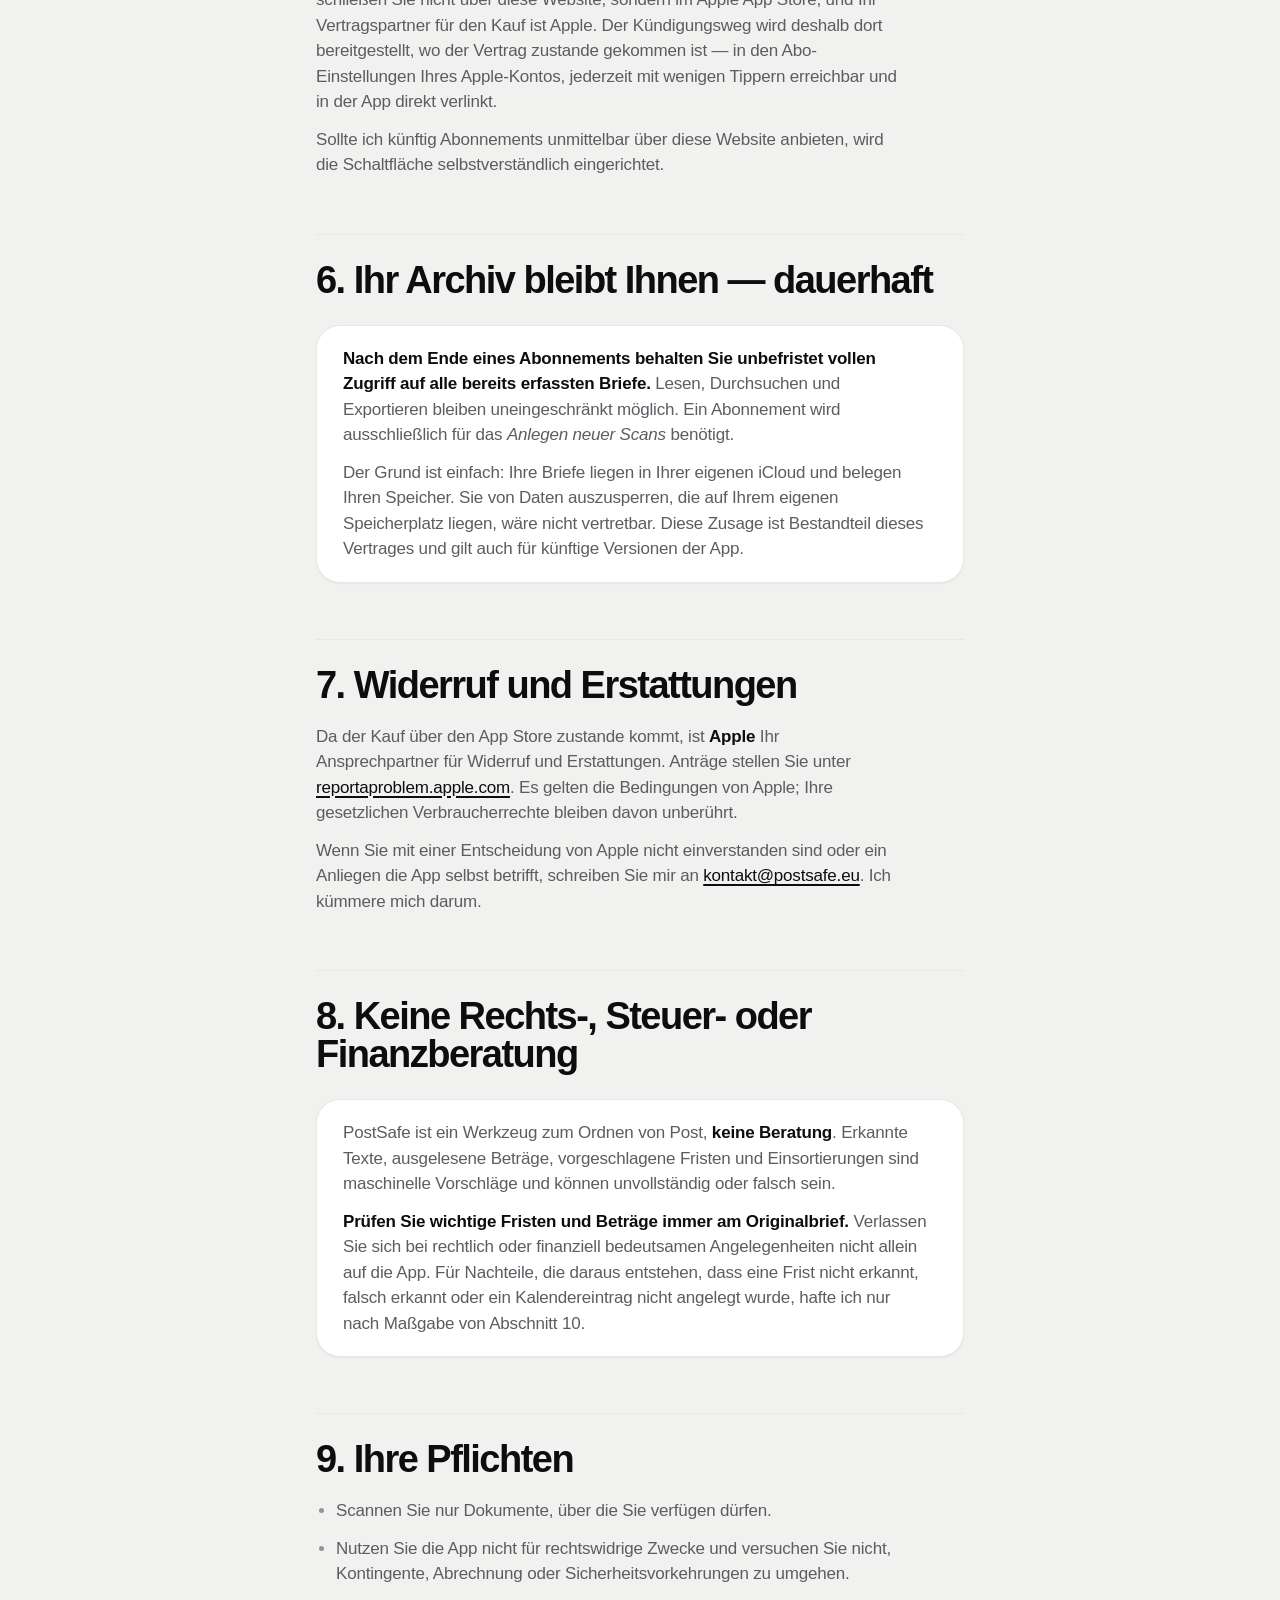
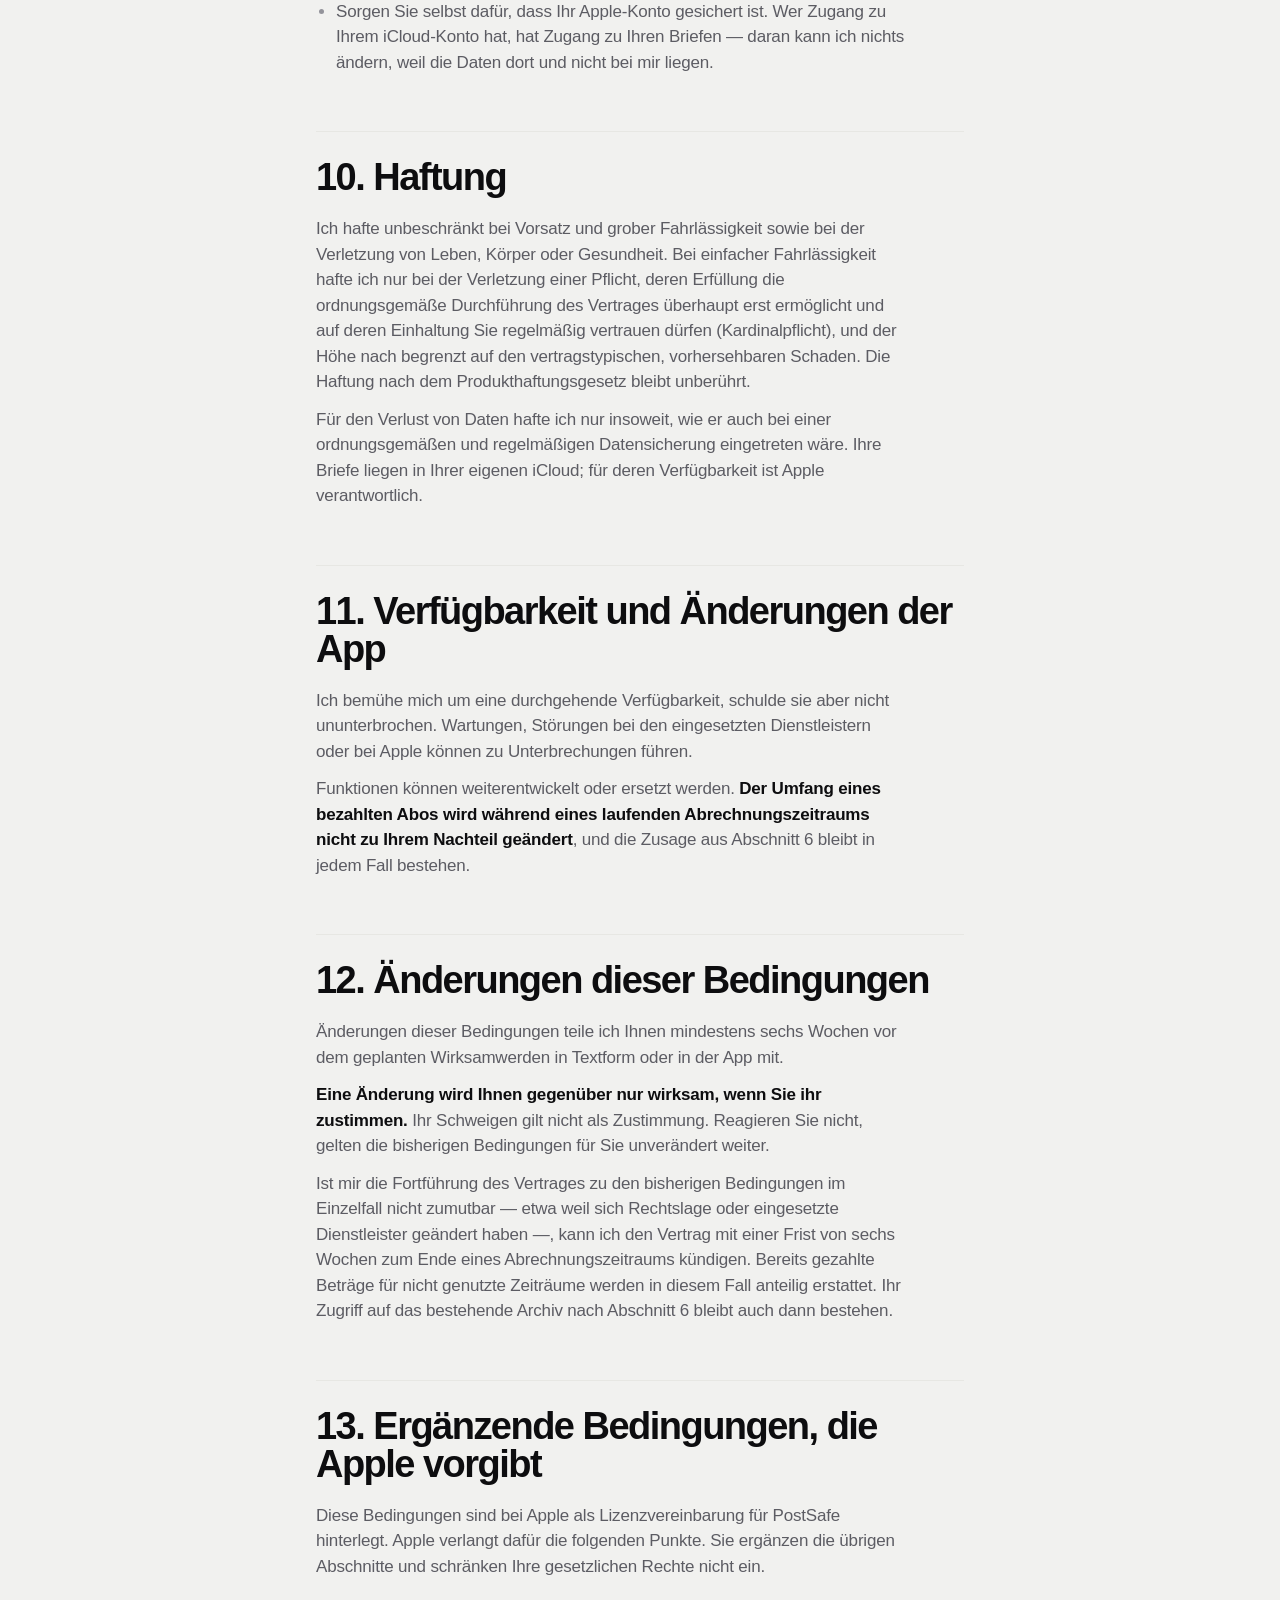
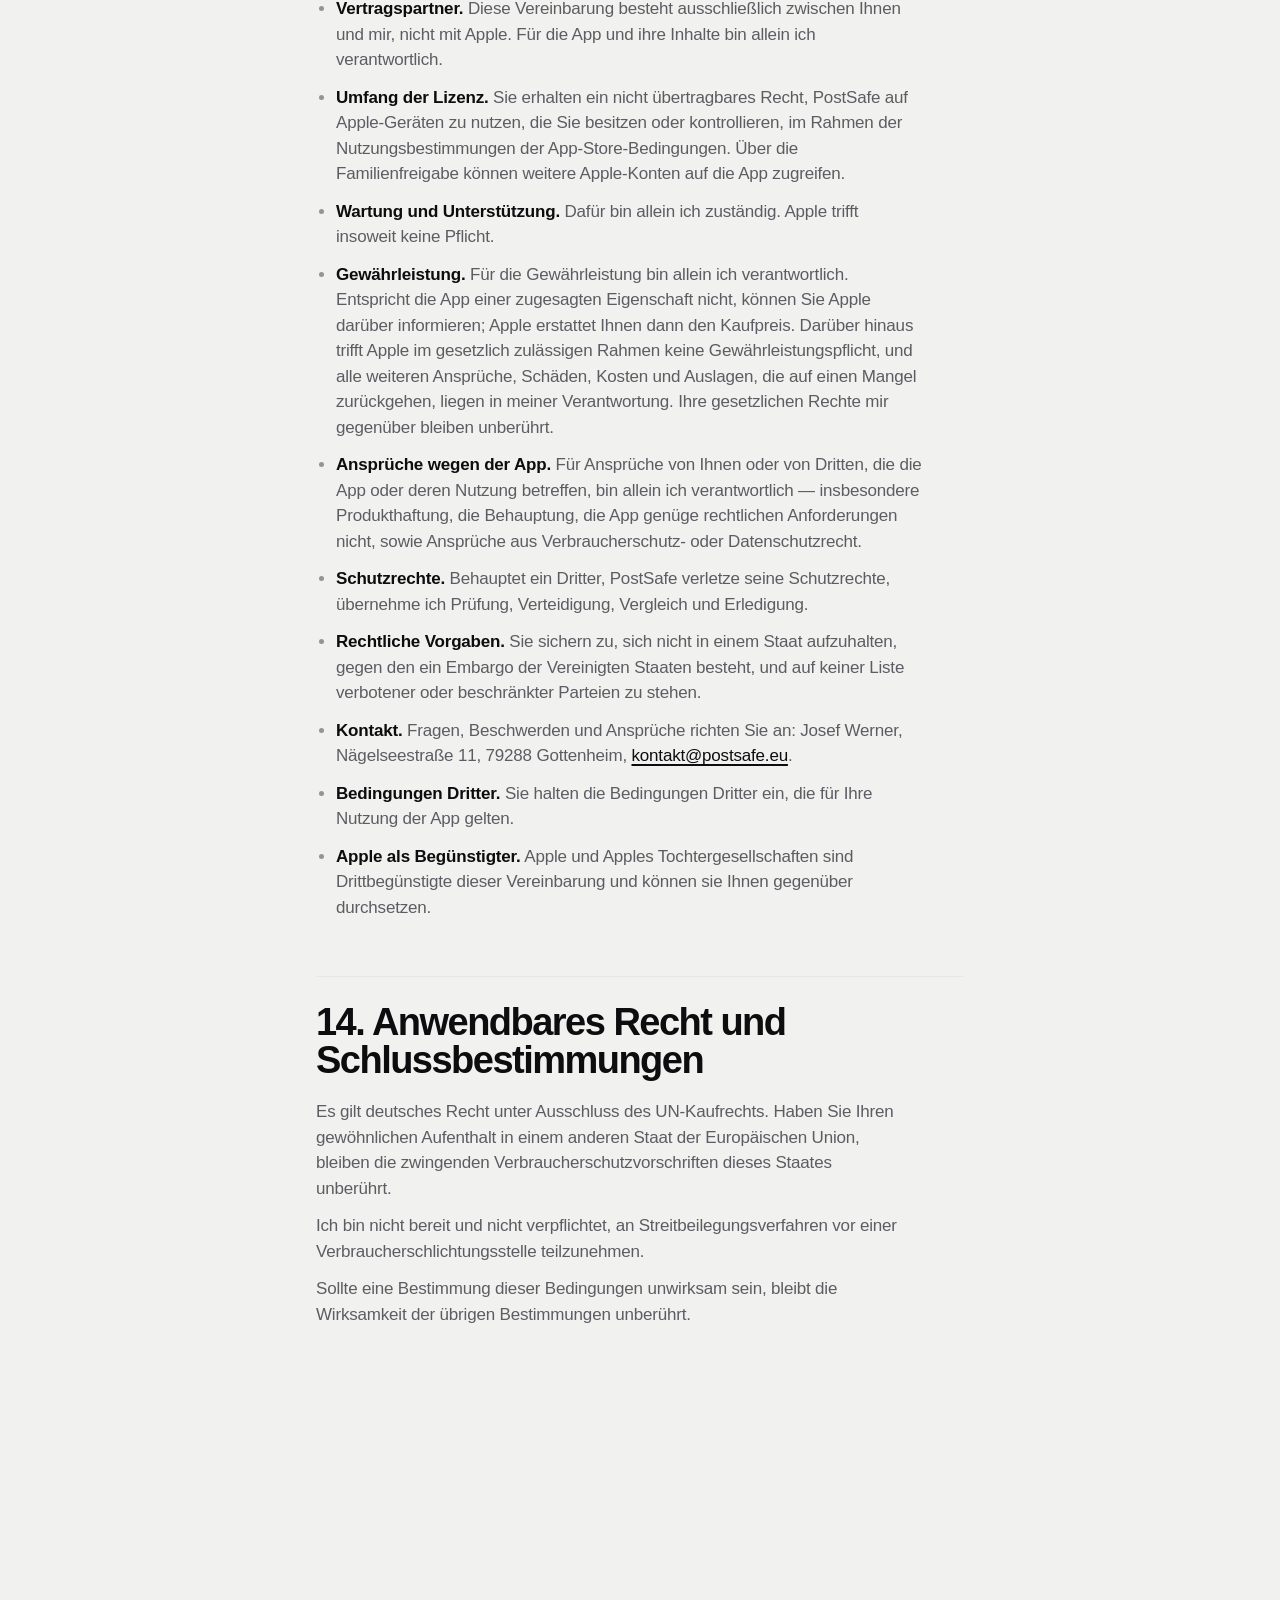
<file: agb.html>
<!DOCTYPE html>
<html lang="de">
<head>
<meta charset="utf-8">
<meta name="viewport" content="width=device-width, initial-scale=1">
<title>Nutzungsbedingungen — PostSafe</title>
<meta name="robots" content="index, follow">
<meta name="theme-color" content="#F1F1EF" media="(prefers-color-scheme: light)">
<meta name="theme-color" content="#070707" media="(prefers-color-scheme: dark)">
<link rel="icon" href="favicon.svg" type="image/svg+xml">
<link rel="stylesheet" href="style.css?v=10">
</head>
<body>

<header class="site-head">
  <div class="site-head__in">
    <a class="brand" href="index.html">
      <svg class="brand__mark" width="24" height="22.4" viewBox="207 183 650 608" aria-hidden="true" focusable="false"><linearGradient id="psz-kopf" gradientUnits="userSpaceOnUse" x1="354.7" y1="266.1" x2="669.3" y2="629.9"><stop offset="0" stop-color="#ff8b1f"/><stop offset="1" stop-color="#ff2d3e"/></linearGradient><g transform="translate(532 570) scale(1.3) translate(-512 -512)" fill="none" stroke-linecap="round" stroke-linejoin="round"><path d="M298 646 L298 301.2 Q298 280 313 265 Q328 250 349.2 250 L588 250 Q616 250 635.8 269.8 L706.2 340.2 Q726 360 726 388 L726 470" stroke="url(#psz-kopf)" stroke-width="72"/><path d="M410 476 L610 476" stroke="#ff4935" stroke-width="40"/><path d="M406 360 L522 360" stroke="url(#psz-kopf)" stroke-width="44"/></g></svg>
      PostSafe
    </a>
    <a class="head-web ps-chip" href="web.html">
      <svg width="15" height="15" viewBox="0 0 15 15" aria-hidden="true"><path d="M1.2 1.2h4.4v4.4H1.2zM9.4 1.2h4.4v4.4H9.4zM1.2 9.4h4.4v4.4H1.2z" fill="none" stroke="currentColor" stroke-width="1.5"/><path d="M9.4 9.4h2v2h-2zM11.8 11.8h2v2h-2z" fill="currentColor"/></svg>
      <span class="head-web__long">PostSafe </span>Web
    </a>
    <nav class="site-nav" aria-label="Rechtliches">
      <a href="datenschutz.html">Datenschutz</a>
      <a href="agb.html" aria-current="page">Nutzungsbedingungen</a>
      <a href="impressum.html">Impressum</a>
    </nav>
    <a class="head-back" href="#recht">Rechtliches</a>
  </div>
</header>

<main class="wrap">
<div class="wrap__in">

<h1>Nutzungsbedingungen</h1>
<p class="stand">Für die App <strong>PostSafe</strong> für iOS. Stand: 16. August 2026.</p>

<h2>1. Wer Ihr Vertragspartner ist</h2>
<p>
  Anbieter der App ist Josef Werner, Nägelseestraße 11, 79288 Gottenheim, Deutschland
  (<a href="mailto:kontakt@postsafe.eu">kontakt@postsafe.eu</a>). Diese Bedingungen regeln die Nutzung
  der App zwischen Ihnen und mir.
</p>
<p>
  <strong>Der Kauf selbst läuft nicht über mich.</strong> App und Abonnements erwerben Sie im Apple App
  Store; Apple ist Ihr Vertragspartner für den Kauf, die Abrechnung und die Rechnungsstellung. Für
  diesen Teil gelten zusätzlich die Bedingungen von Apple. Ich erhalte von Apple keine Zahlungsdaten.
</p>

<h2>2. Was PostSafe leistet</h2>
<p>
  PostSafe fotografiert Briefe, erkennt den Text, liest wesentliche Angaben wie Absender, Beträge und
  Fristen aus, schlägt eine Einsortierung vor und legt auf Wunsch Kalendereinträge für Fristen an. Die
  Briefe werden in Ihrer eigenen privaten iCloud gespeichert und stehen auf Ihren Geräten zur Verfügung.
</p>
<p>
  Die Erkennung erfolgt maschinell. <strong>Sie ist gut, aber nicht fehlerfrei.</strong> Wie Sie damit
  umgehen sollten, steht in Abschnitt 8.
</p>

<h2>3. Voraussetzungen</h2>
<ul>
  <li>Ein iPhone mit einer unterstützten iOS-Version und ausreichend freiem iCloud-Speicher.</li>
  <li>Ein Apple-Konto sowie die Anmeldung in der App über <em>Sign in with Apple</em>.</li>
  <li>Eine Internetverbindung für das Scannen. Das Lesen und Durchsuchen bereits erfasster Briefe
      funktioniert auch ohne.</li>
  <li>Ein Mindestalter von 16 Jahren. Die Verarbeitung von Briefinhalten beruht auf einer ausdrücklichen
      Einwilligung, die jüngere Personen nicht wirksam allein erteilen können.</li>
</ul>

<h2>4. Kostenlose Nutzung und Abonnements</h2>

<h3>Wie gezählt wird</h3>
<p>
  Die Nutzung wird in <strong>Scans</strong> gemessen. <strong>Ein Scan umfasst bis zu zehn Seiten
  eines Briefes.</strong> Ein Brief mit 1 bis 10 Seiten kostet einen Scan, ein Brief mit 14 Seiten zwei,
  mit 25 Seiten drei. Überschreitet eine Aufnahme zehn Seiten, weist die App vorher darauf hin, wie
  viele Scans verbraucht werden, und Sie können abbrechen.
</p>
<p>
  <strong>Ein Scan wird nur gezählt, wenn er auch tatsächlich verarbeitet wurde.</strong> Nicht gezählt
  werden: verwackelte und deshalb abgelehnte Aufnahmen, von Ihnen abgebrochene oder wiederholte
  Aufnahmen, nie abgeschickte Entwürfe sowie fehlgeschlagene Verarbeitungen. Die Unschärfeprüfung läuft
  vollständig auf Ihrem Gerät und verbraucht nie Kontingent.
</p>

<h3>Die Stufen</h3>
<div class="scroll-x">
<table>
  <thead><tr><th>Stufe</th><th>Preis</th><th>Umfang</th></tr></thead>
  <tbody>
    <tr><td>Kostenlos</td><td>—</td><td><strong>20 Scans einmalig</strong>, nicht monatlich erneuert</td></tr>
    <tr><td>PostSafe Plus</td><td>3,99 € pro Monat</td><td><strong>30 Scans je Kalendermonat</strong></td></tr>
    <tr><td>PostSafe Pro</td><td>7,99 € pro Monat</td><td><strong>100 Scans je Kalendermonat</strong></td></tr>
  </tbody>
</table>
</div>
<p>
  Alle Preise verstehen sich als Endpreise inklusive Umsatzsteuer. Maßgeblich ist der im App Store
  angezeigte Preis.
</p>
<p>
  Das Monatskontingent ist eine Obergrenze pro Kalendermonat und <strong>nicht übertragbar</strong>:
  Nicht genutzte Scans verfallen zum Monatsende und werden nicht angespart. Der Monat richtet sich nach
  der Zeitzone Europe/Berlin. Für Plus und Pro gibt es <strong>keine</strong> Gesamt- oder
  Lebenszeitgrenze. Die 20 kostenlosen Scans werden dagegen nur einmal gewährt; sie werden auch dann
  nicht zurückgesetzt, wenn Sie Briefe wieder löschen.
</p>

<h3>Einführungsangebot</h3>
<p>
  Für PostSafe Plus kann ein vergünstigtes Einführungsangebot von 1,99 € pro Monat für die ersten sechs
  Monate angeboten werden. Ob Sie dafür in Frage kommen, entscheidet Apple anhand Ihrer bisherigen
  Abonnements. Nach Ablauf des Angebots gilt der reguläre Preis von 3,99 € pro Monat. Der Umfang
  entspricht in beiden Fällen PostSafe Plus.
</p>

<h2>5. Laufzeit, Verlängerung und Kündigung</h2>
<p>
  Abonnements laufen einen Monat und <strong>verlängern sich automatisch</strong> um jeweils einen
  weiteren Monat, solange Sie nicht kündigen. Die Abbuchung erfolgt über Ihr Apple-Konto.
</p>
<p>
  <strong>Kündigen können Sie jederzeit</strong> — spätestens 24 Stunden vor Ende des laufenden
  Zeitraums, damit die Verlängerung unterbleibt. Die Kündigung erfolgt <strong>bei Apple</strong>, nicht
  bei mir: auf dem iPhone unter <em>Einstellungen → Ihr Name → Abonnements</em> oder über
  <a href="https://apps.apple.com/account/subscriptions">apps.apple.com/account/subscriptions</a>.
  Ich habe keine technische Möglichkeit, ein Abonnement für Sie zu kündigen. Die App verlinkt diesen Weg
  direkt.
</p>
<p>
  Nach einer Kündigung können Sie die App bis zum Ende des bezahlten Zeitraums im vollen Umfang nutzen.
</p>

<h3>Warum es auf dieser Website keinen Kündigungsbutton gibt</h3>
<p>
  § 312k BGB verpflichtet Unternehmer zu einer Kündigungsschaltfläche, wenn ein Verbrauchervertrag
  <strong>über eine Website</strong> geschlossen wird. Ihr Abonnement schließen Sie nicht über diese
  Website, sondern im Apple App Store, und Ihr Vertragspartner für den Kauf ist Apple. Der
  Kündigungsweg wird deshalb dort bereitgestellt, wo der Vertrag zustande gekommen ist — in den
  Abo-Einstellungen Ihres Apple-Kontos, jederzeit mit wenigen Tippern erreichbar und in der App direkt
  verlinkt.
</p>
<p>
  Sollte ich künftig Abonnements unmittelbar über diese Website anbieten, wird die Schaltfläche
  selbstverständlich eingerichtet.
</p>

<h2>6. Ihr Archiv bleibt Ihnen — dauerhaft</h2>
<div class="note">
  <p style="margin-top:0">
    <strong>Nach dem Ende eines Abonnements behalten Sie unbefristet vollen Zugriff auf alle bereits
    erfassten Briefe.</strong> Lesen, Durchsuchen und Exportieren bleiben uneingeschränkt möglich. Ein
    Abonnement wird ausschließlich für das <em>Anlegen neuer Scans</em> benötigt.
  </p>
  <p style="margin-bottom:0">
    Der Grund ist einfach: Ihre Briefe liegen in Ihrer eigenen iCloud und belegen Ihren Speicher. Sie
    von Daten auszusperren, die auf Ihrem eigenen Speicherplatz liegen, wäre nicht vertretbar. Diese
    Zusage ist Bestandteil dieses Vertrages und gilt auch für künftige Versionen der App.
  </p>
</div>

<h2>7. Widerruf und Erstattungen</h2>
<p>
  Da der Kauf über den App Store zustande kommt, ist <strong>Apple</strong> Ihr Ansprechpartner für
  Widerruf und Erstattungen. Anträge stellen Sie unter
  <a href="https://reportaproblem.apple.com">reportaproblem.apple.com</a>. Es gelten die Bedingungen von
  Apple; Ihre gesetzlichen Verbraucherrechte bleiben davon unberührt.
</p>
<p>
  Wenn Sie mit einer Entscheidung von Apple nicht einverstanden sind oder ein Anliegen die App selbst
  betrifft, schreiben Sie mir an <a href="mailto:kontakt@postsafe.eu">kontakt@postsafe.eu</a>. Ich
  kümmere mich darum.
</p>

<h2>8. Keine Rechts-, Steuer- oder Finanzberatung</h2>
<div class="note">
  <p style="margin-top:0">
    PostSafe ist ein Werkzeug zum Ordnen von Post, <strong>keine Beratung</strong>. Erkannte Texte,
    ausgelesene Beträge, vorgeschlagene Fristen und Einsortierungen sind maschinelle Vorschläge und
    können unvollständig oder falsch sein.
  </p>
  <p style="margin-bottom:0">
    <strong>Prüfen Sie wichtige Fristen und Beträge immer am Originalbrief.</strong> Verlassen Sie sich
    bei rechtlich oder finanziell bedeutsamen Angelegenheiten nicht allein auf die App. Für Nachteile,
    die daraus entstehen, dass eine Frist nicht erkannt, falsch erkannt oder ein Kalendereintrag nicht
    angelegt wurde, hafte ich nur nach Maßgabe von Abschnitt 10.
  </p>
</div>

<h2>9. Ihre Pflichten</h2>
<ul>
  <li>Scannen Sie nur Dokumente, über die Sie verfügen dürfen.</li>
  <li>Nutzen Sie die App nicht für rechtswidrige Zwecke und versuchen Sie nicht, Kontingente,
      Abrechnung oder Sicherheitsvorkehrungen zu umgehen.</li>
  <li>Sorgen Sie selbst dafür, dass Ihr Apple-Konto gesichert ist. Wer Zugang zu Ihrem iCloud-Konto hat,
      hat Zugang zu Ihren Briefen — daran kann ich nichts ändern, weil die Daten dort und nicht bei mir
      liegen.</li>
</ul>

<h2>10. Haftung</h2>
<p>
  Ich hafte unbeschränkt bei Vorsatz und grober Fahrlässigkeit sowie bei der Verletzung von Leben,
  Körper oder Gesundheit. Bei einfacher Fahrlässigkeit hafte ich nur bei der Verletzung einer Pflicht,
  deren Erfüllung die ordnungsgemäße Durchführung des Vertrages überhaupt erst ermöglicht und auf deren
  Einhaltung Sie regelmäßig vertrauen dürfen (Kardinalpflicht), und der Höhe nach begrenzt auf den
  vertragstypischen, vorhersehbaren Schaden. Die Haftung nach dem Produkthaftungsgesetz bleibt
  unberührt.
</p>
<p>
  Für den Verlust von Daten hafte ich nur insoweit, wie er auch bei einer ordnungsgemäßen und
  regelmäßigen Datensicherung eingetreten wäre. Ihre Briefe liegen in Ihrer eigenen iCloud; für deren
  Verfügbarkeit ist Apple verantwortlich.
</p>

<h2>11. Verfügbarkeit und Änderungen der App</h2>
<p>
  Ich bemühe mich um eine durchgehende Verfügbarkeit, schulde sie aber nicht ununterbrochen. Wartungen,
  Störungen bei den eingesetzten Dienstleistern oder bei Apple können zu Unterbrechungen führen.
</p>
<p>
  Funktionen können weiterentwickelt oder ersetzt werden. <strong>Der Umfang eines bezahlten Abos wird
  während eines laufenden Abrechnungszeitraums nicht zu Ihrem Nachteil geändert</strong>, und die Zusage
  aus Abschnitt 6 bleibt in jedem Fall bestehen.
</p>

<h2>12. Änderungen dieser Bedingungen</h2>
<p>
  Änderungen dieser Bedingungen teile ich Ihnen mindestens sechs Wochen vor dem geplanten
  Wirksamwerden in Textform oder in der App mit.
</p>
<p>
  <strong>Eine Änderung wird Ihnen gegenüber nur wirksam, wenn Sie ihr zustimmen.</strong> Ihr
  Schweigen gilt nicht als Zustimmung. Reagieren Sie nicht, gelten die bisherigen Bedingungen für Sie
  unverändert weiter.
</p>
<p>
  Ist mir die Fortführung des Vertrages zu den bisherigen Bedingungen im Einzelfall nicht zumutbar —
  etwa weil sich Rechtslage oder eingesetzte Dienstleister geändert haben —, kann ich den Vertrag mit
  einer Frist von sechs Wochen zum Ende eines Abrechnungszeitraums kündigen. Bereits gezahlte Beträge
  für nicht genutzte Zeiträume werden in diesem Fall anteilig erstattet. Ihr Zugriff auf das bestehende
  Archiv nach Abschnitt 6 bleibt auch dann bestehen.
</p>

<h2>13. Ergänzende Bedingungen, die Apple vorgibt</h2>
<p>
  Diese Bedingungen sind bei Apple als Lizenzvereinbarung für PostSafe hinterlegt. Apple verlangt dafür
  die folgenden Punkte. Sie ergänzen die übrigen Abschnitte und schränken Ihre gesetzlichen Rechte nicht
  ein.
</p>
<ul>
  <li><strong>Vertragspartner.</strong> Diese Vereinbarung besteht ausschließlich zwischen Ihnen und mir,
      nicht mit Apple. Für die App und ihre Inhalte bin allein ich verantwortlich.</li>
  <li><strong>Umfang der Lizenz.</strong> Sie erhalten ein nicht übertragbares Recht, PostSafe auf
      Apple-Geräten zu nutzen, die Sie besitzen oder kontrollieren, im Rahmen der Nutzungsbestimmungen
      der App-Store-Bedingungen. Über die Familienfreigabe können weitere Apple-Konten auf die App
      zugreifen.</li>
  <li><strong>Wartung und Unterstützung.</strong> Dafür bin allein ich zuständig. Apple trifft insoweit
      keine Pflicht.</li>
  <li><strong>Gewährleistung.</strong> Für die Gewährleistung bin allein ich verantwortlich. Entspricht
      die App einer zugesagten Eigenschaft nicht, können Sie Apple darüber informieren; Apple erstattet
      Ihnen dann den Kaufpreis. Darüber hinaus trifft Apple im gesetzlich zulässigen Rahmen keine
      Gewährleistungspflicht, und alle weiteren Ansprüche, Schäden, Kosten und Auslagen, die auf einen
      Mangel zurückgehen, liegen in meiner Verantwortung. Ihre gesetzlichen Rechte mir gegenüber bleiben
      unberührt.</li>
  <li><strong>Ansprüche wegen der App.</strong> Für Ansprüche von Ihnen oder von Dritten, die die App
      oder deren Nutzung betreffen, bin allein ich verantwortlich — insbesondere Produkthaftung, die
      Behauptung, die App genüge rechtlichen Anforderungen nicht, sowie Ansprüche aus Verbraucherschutz-
      oder Datenschutzrecht.</li>
  <li><strong>Schutzrechte.</strong> Behauptet ein Dritter, PostSafe verletze seine Schutzrechte,
      übernehme ich Prüfung, Verteidigung, Vergleich und Erledigung.</li>
  <li><strong>Rechtliche Vorgaben.</strong> Sie sichern zu, sich nicht in einem Staat aufzuhalten, gegen
      den ein Embargo der Vereinigten Staaten besteht, und auf keiner Liste verbotener oder beschränkter
      Parteien zu stehen.</li>
  <li><strong>Kontakt.</strong> Fragen, Beschwerden und Ansprüche richten Sie an: Josef Werner,
      Nägelseestraße 11, 79288 Gottenheim, <a href="mailto:kontakt@postsafe.eu">kontakt@postsafe.eu</a>.</li>
  <li><strong>Bedingungen Dritter.</strong> Sie halten die Bedingungen Dritter ein, die für Ihre Nutzung
      der App gelten.</li>
  <li><strong>Apple als Begünstigter.</strong> Apple und Apples Tochtergesellschaften sind
      Drittbegünstigte dieser Vereinbarung und können sie Ihnen gegenüber durchsetzen.</li>
</ul>

<h2>14. Anwendbares Recht und Schlussbestimmungen</h2>
<p>
  Es gilt deutsches Recht unter Ausschluss des UN-Kaufrechts. Haben Sie Ihren gewöhnlichen Aufenthalt in
  einem anderen Staat der Europäischen Union, bleiben die zwingenden Verbraucherschutzvorschriften
  dieses Staates unberührt.
</p>
<p>
  Ich bin nicht bereit und nicht verpflichtet, an Streitbeilegungsverfahren vor einer
  Verbraucherschlichtungsstelle teilzunehmen.
</p>
<p>
  Sollte eine Bestimmung dieser Bedingungen unwirksam sein, bleibt die Wirksamkeit der übrigen
  Bestimmungen unberührt.
</p>
</div>
</main>

<footer class="site-foot" id="recht">
  <div class="site-foot__flaeche">
  <div class="site-foot__in">
    <div>
      <p class="site-foot__brand">
        <svg class="brand__mark" width="22" height="20.6" viewBox="207 183 650 608" aria-hidden="true" focusable="false"><linearGradient id="psz-fuss" gradientUnits="userSpaceOnUse" x1="354.7" y1="266.1" x2="669.3" y2="629.9"><stop offset="0" stop-color="#ff8b1f"/><stop offset="1" stop-color="#ff2d3e"/></linearGradient><g transform="translate(532 570) scale(1.3) translate(-512 -512)" fill="none" stroke-linecap="round" stroke-linejoin="round"><path d="M298 646 L298 301.2 Q298 280 313 265 Q328 250 349.2 250 L588 250 Q616 250 635.8 269.8 L706.2 340.2 Q726 360 726 388 L726 470" stroke="url(#psz-fuss)" stroke-width="72"/><path d="M410 476 L610 476" stroke="#ff4935" stroke-width="40"/><path d="M406 360 L522 360" stroke="url(#psz-fuss)" stroke-width="44"/></g></svg>
        PostSafe
      </p>
      <p class="site-foot__note">Post ordnen, ohne dass jemand mitliest.</p>
    </div>
    <nav class="foot-links" aria-label="Rechtliches und Kontakt">
      <a href="index.html">Startseite</a>
      <a href="web.html">PostSafe Web</a>
      <a href="datenschutz.html">Datenschutz</a>
      <a href="agb.html">Nutzungsbedingungen</a>
      <a href="impressum.html">Impressum</a>
      <a href="mailto:kontakt@postsafe.eu">kontakt@postsafe.eu</a>
    </nav>
    <p class="site-foot__legal">© 2026 Josef Werner</p>
  </div>
  </div>
</footer>

</body>
</html>
</file>
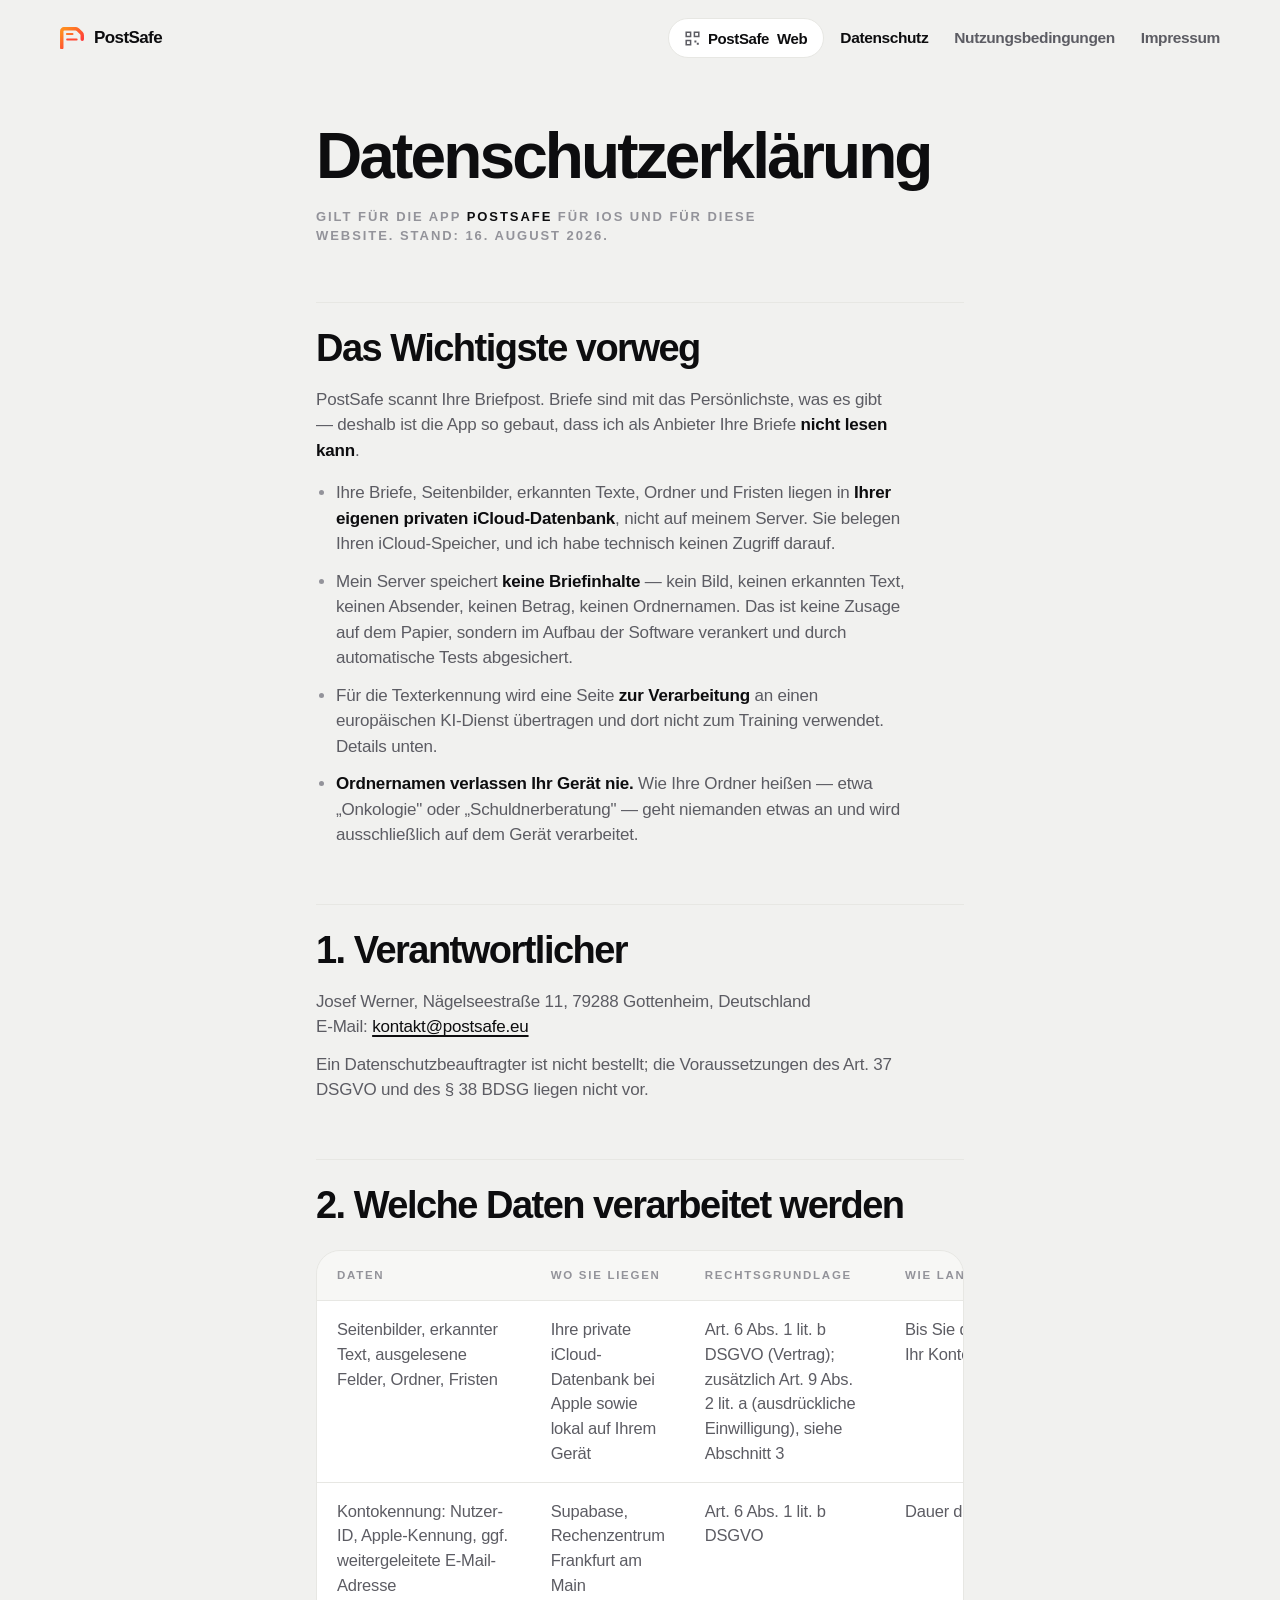
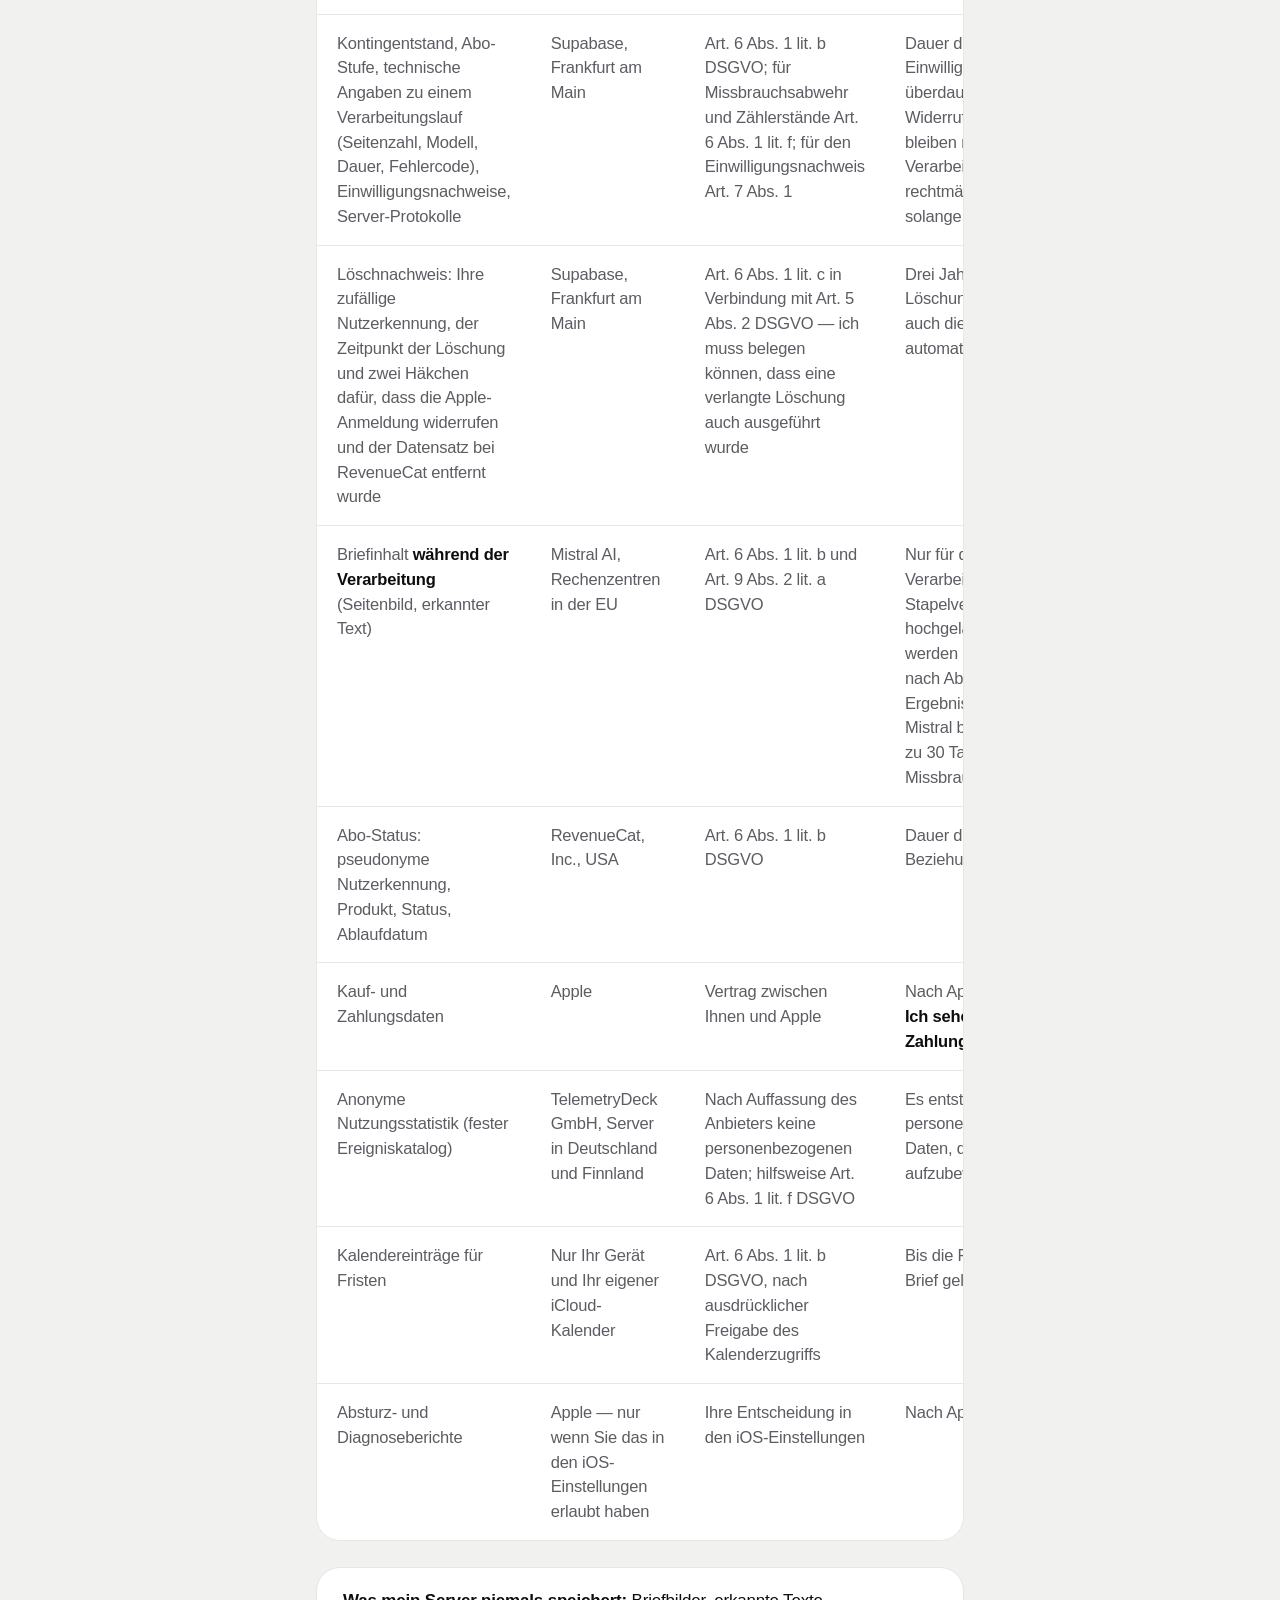
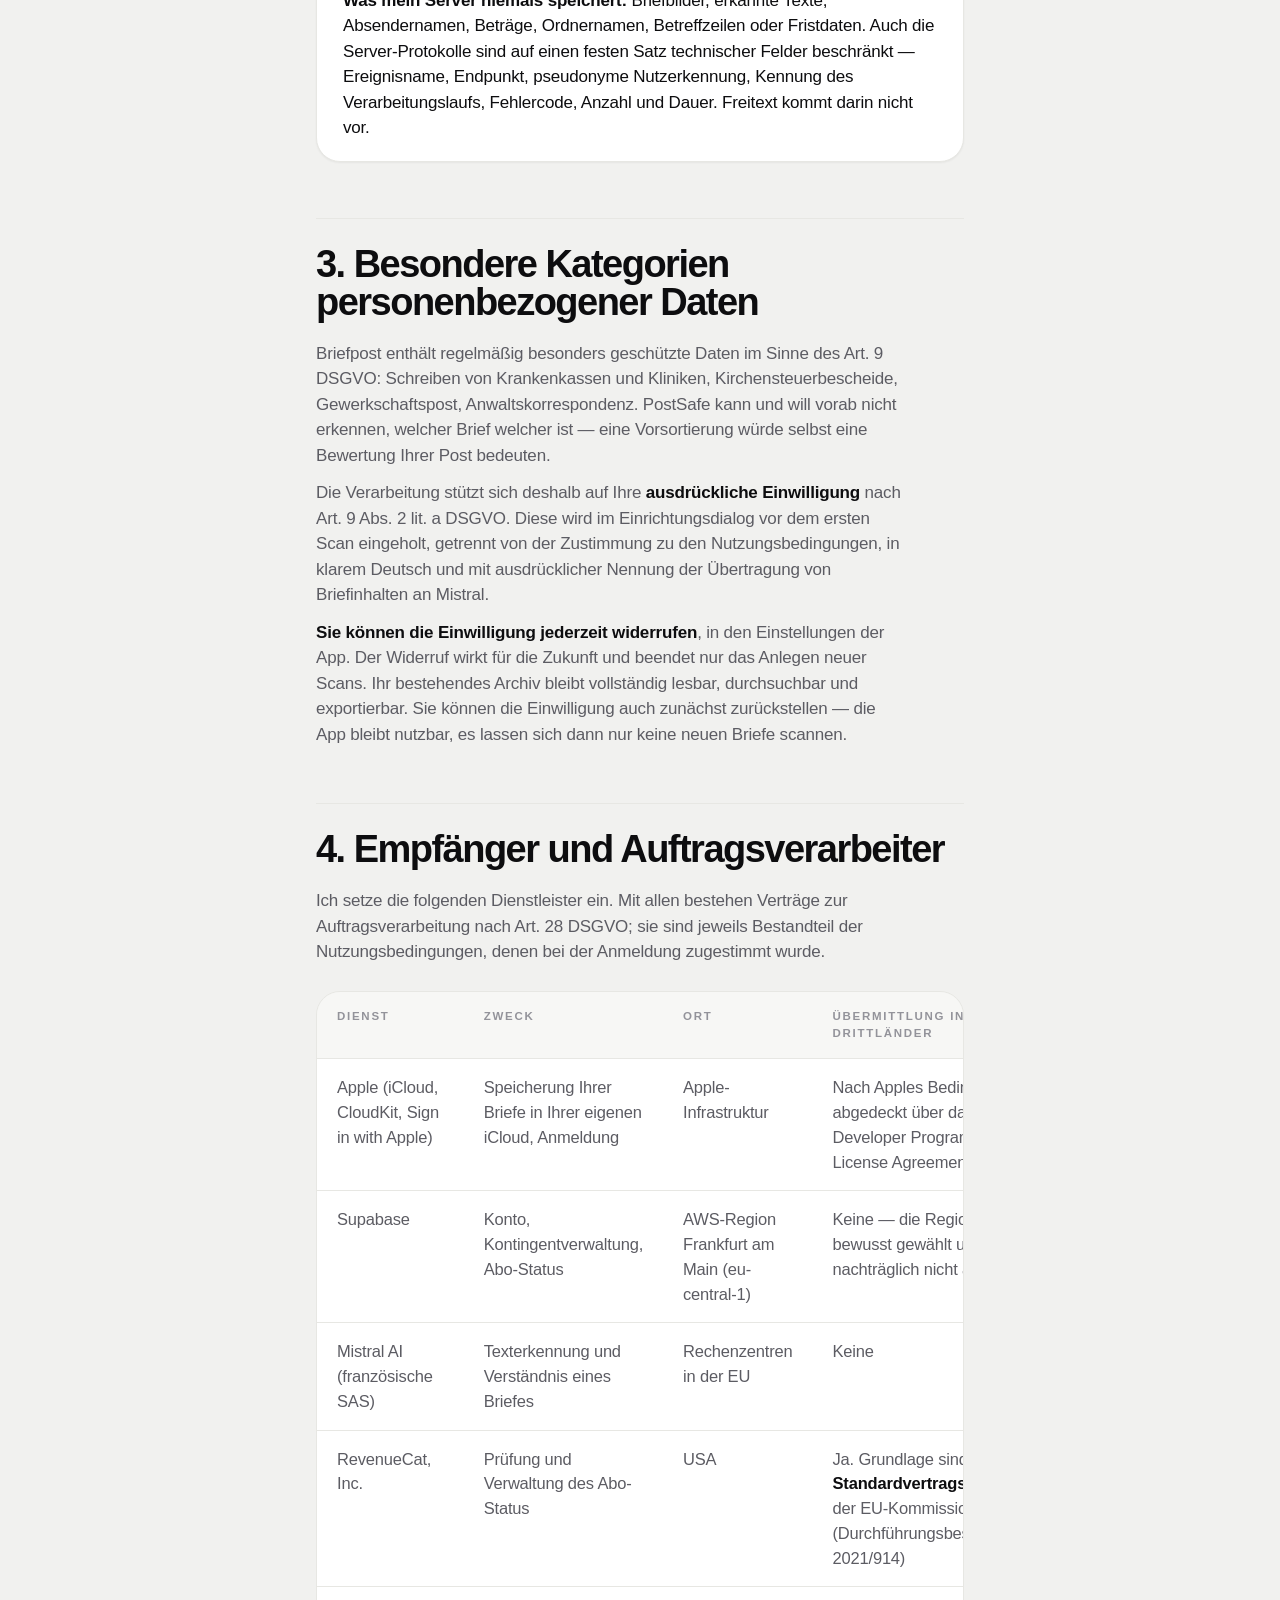
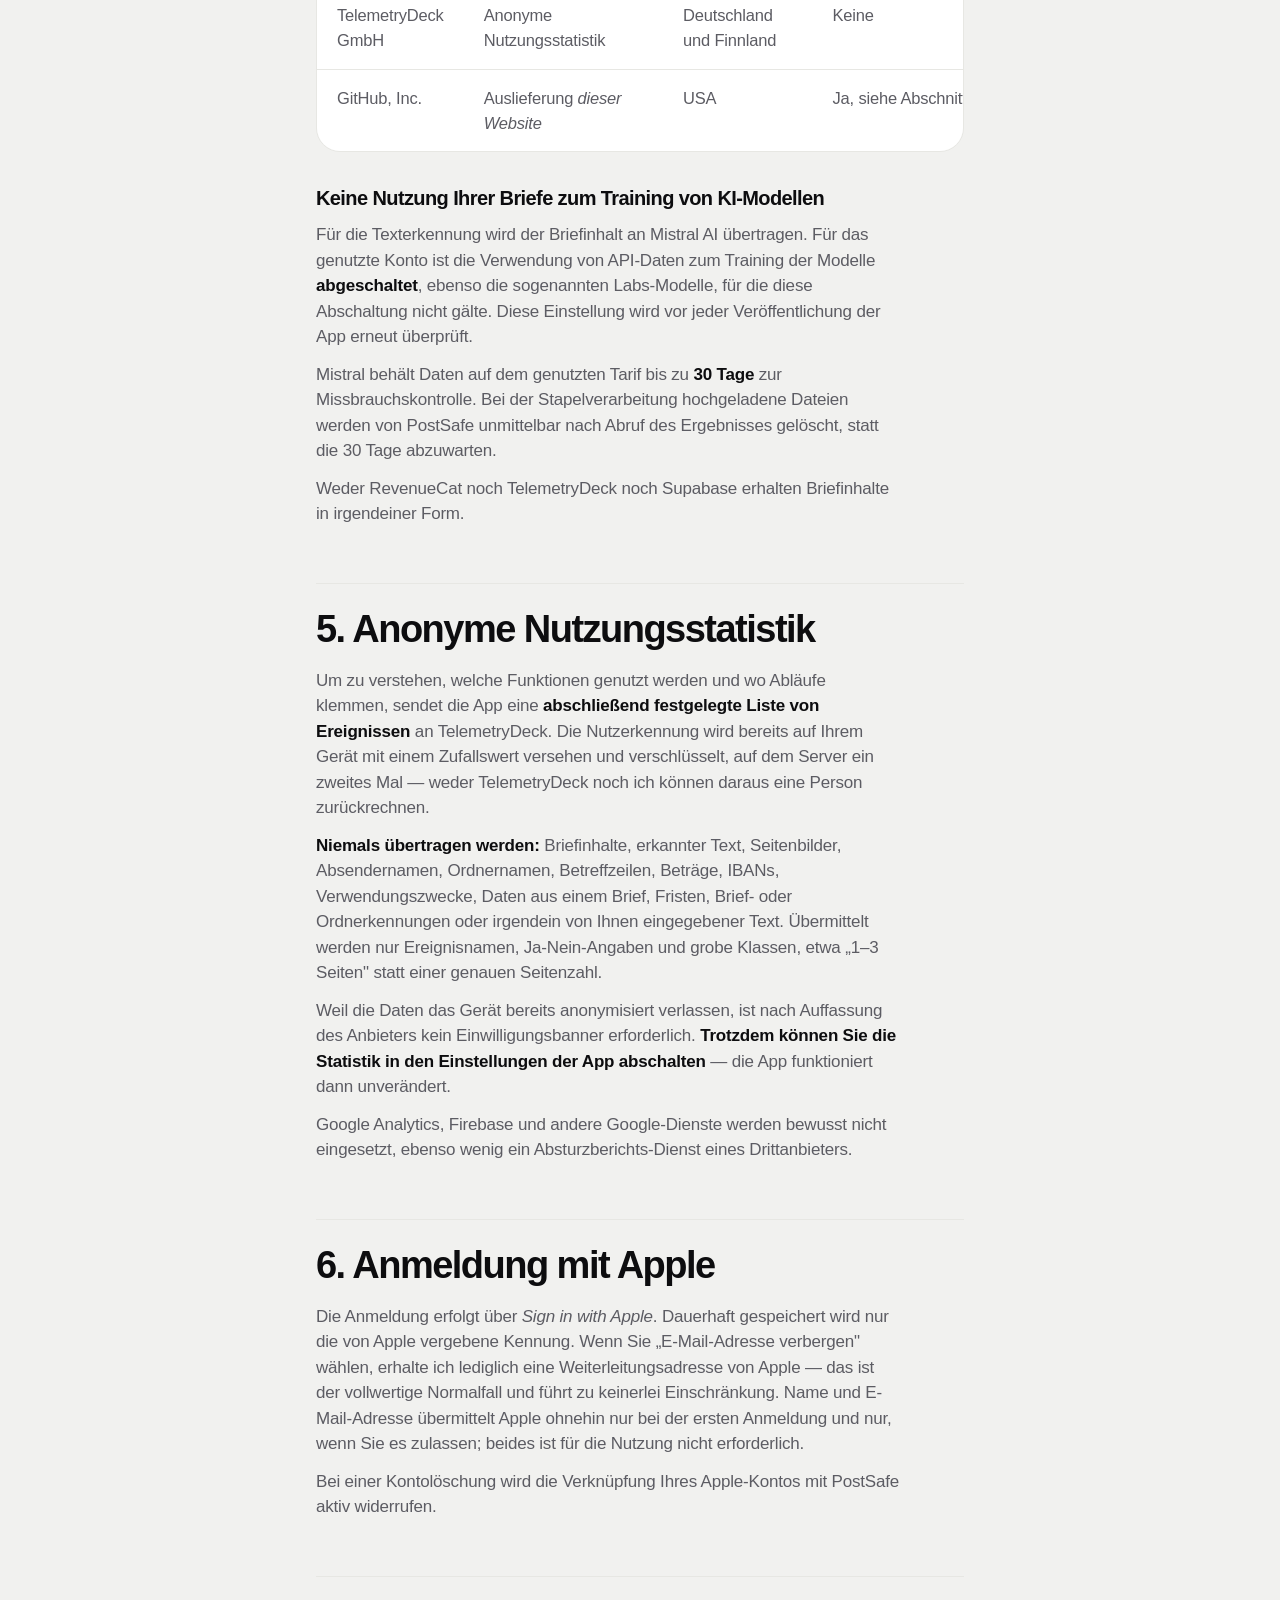
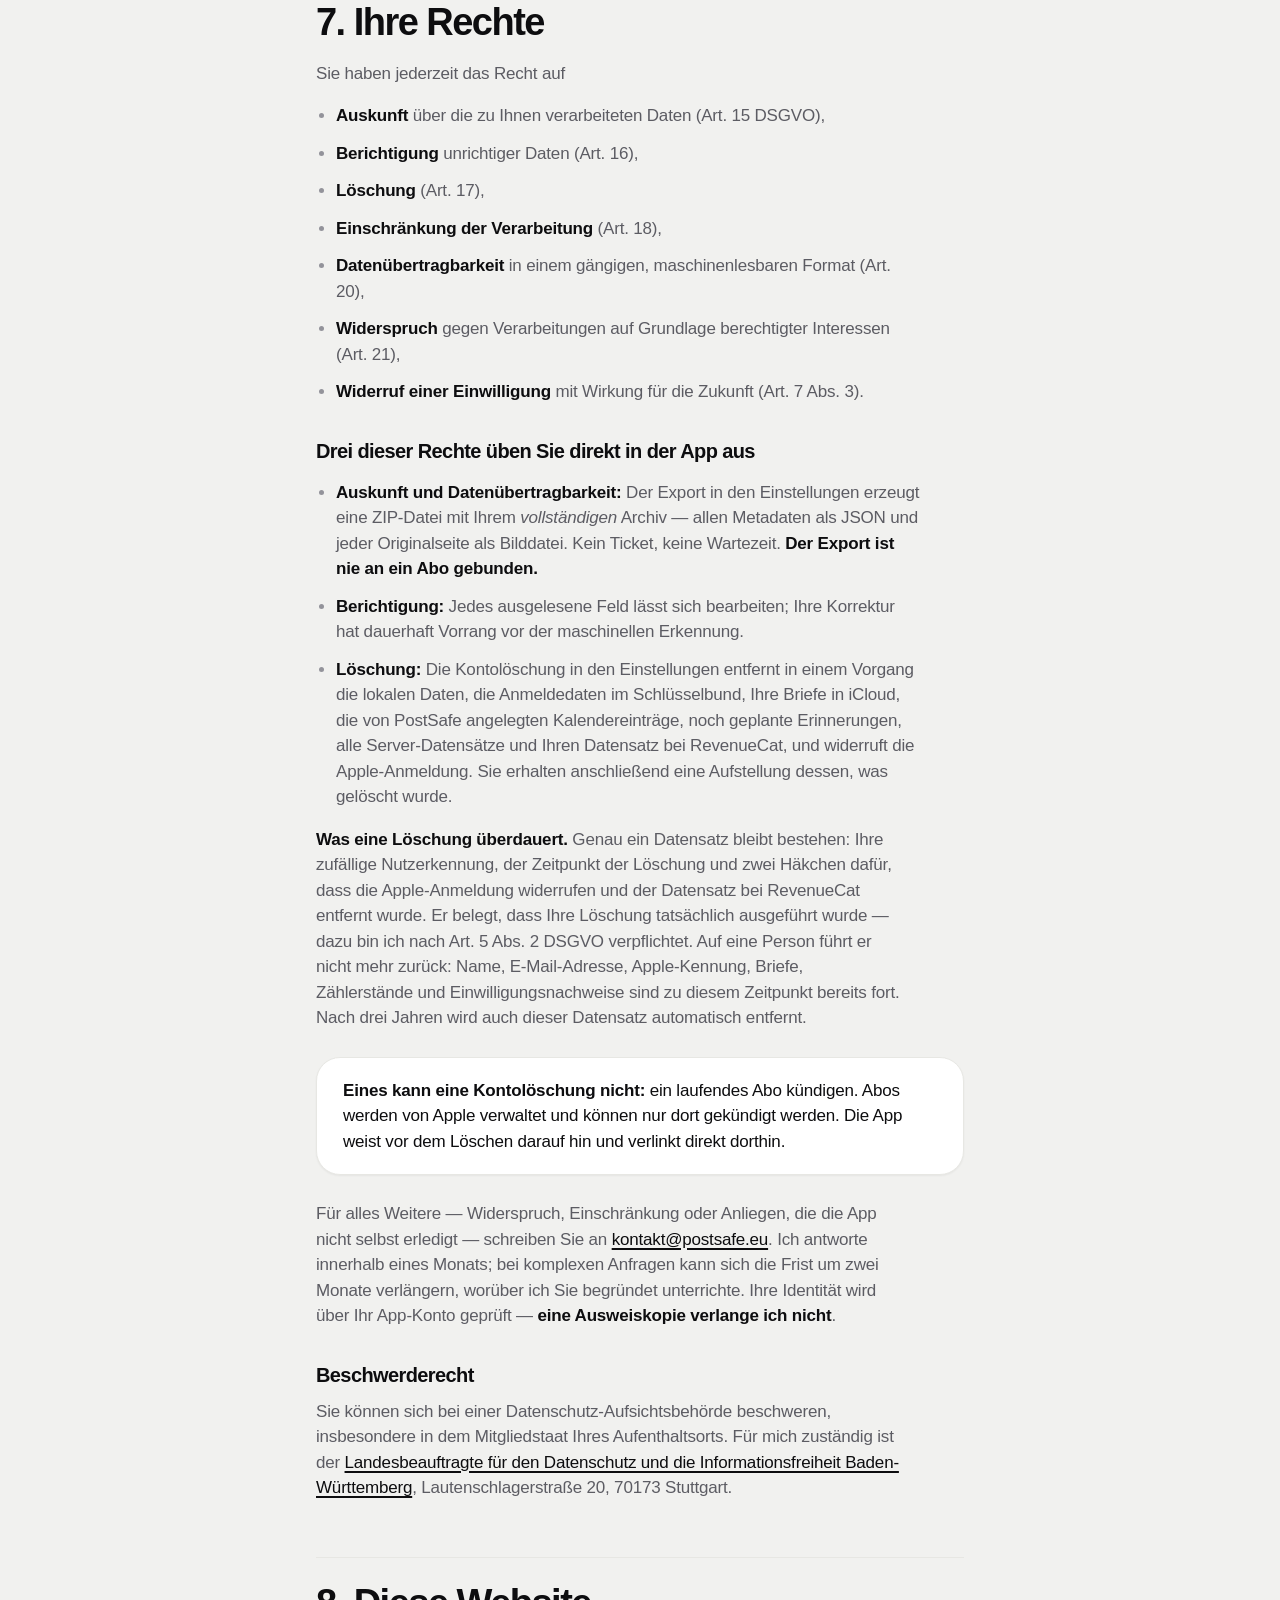
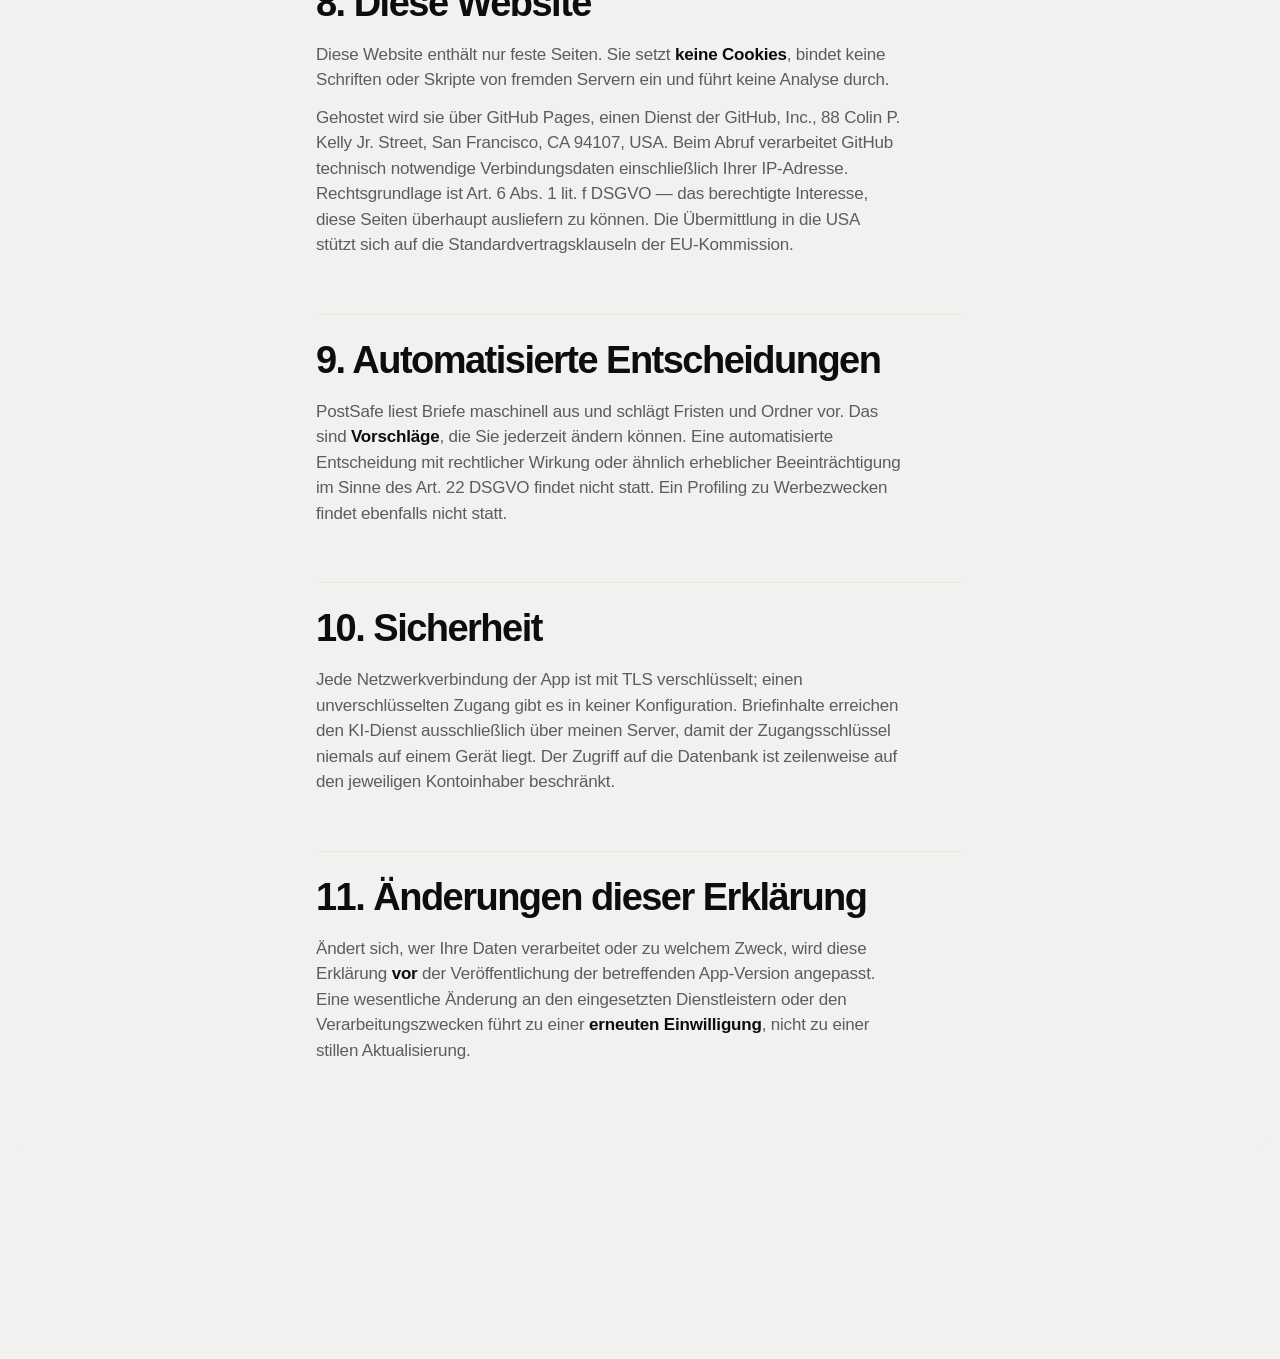
<file: datenschutz.html>
<!DOCTYPE html>
<html lang="de">
<head>
<meta charset="utf-8">
<meta name="viewport" content="width=device-width, initial-scale=1">
<title>Datenschutzerklärung — PostSafe</title>
<meta name="robots" content="index, follow">
<meta name="theme-color" content="#F1F1EF" media="(prefers-color-scheme: light)">
<meta name="theme-color" content="#070707" media="(prefers-color-scheme: dark)">
<link rel="icon" href="favicon.svg" type="image/svg+xml">
<link rel="stylesheet" href="style.css?v=10">
</head>
<body>

<header class="site-head">
  <div class="site-head__in">
    <a class="brand" href="index.html">
      <svg class="brand__mark" width="24" height="22.4" viewBox="207 183 650 608" aria-hidden="true" focusable="false"><linearGradient id="psz-kopf" gradientUnits="userSpaceOnUse" x1="354.7" y1="266.1" x2="669.3" y2="629.9"><stop offset="0" stop-color="#ff8b1f"/><stop offset="1" stop-color="#ff2d3e"/></linearGradient><g transform="translate(532 570) scale(1.3) translate(-512 -512)" fill="none" stroke-linecap="round" stroke-linejoin="round"><path d="M298 646 L298 301.2 Q298 280 313 265 Q328 250 349.2 250 L588 250 Q616 250 635.8 269.8 L706.2 340.2 Q726 360 726 388 L726 470" stroke="url(#psz-kopf)" stroke-width="72"/><path d="M410 476 L610 476" stroke="#ff4935" stroke-width="40"/><path d="M406 360 L522 360" stroke="url(#psz-kopf)" stroke-width="44"/></g></svg>
      PostSafe
    </a>
    <a class="head-web ps-chip" href="web.html">
      <svg width="15" height="15" viewBox="0 0 15 15" aria-hidden="true"><path d="M1.2 1.2h4.4v4.4H1.2zM9.4 1.2h4.4v4.4H9.4zM1.2 9.4h4.4v4.4H1.2z" fill="none" stroke="currentColor" stroke-width="1.5"/><path d="M9.4 9.4h2v2h-2zM11.8 11.8h2v2h-2z" fill="currentColor"/></svg>
      <span class="head-web__long">PostSafe </span>Web
    </a>
    <nav class="site-nav" aria-label="Rechtliches">
      <a href="datenschutz.html" aria-current="page">Datenschutz</a>
      <a href="agb.html">Nutzungsbedingungen</a>
      <a href="impressum.html">Impressum</a>
    </nav>
    <a class="head-back" href="#recht">Rechtliches</a>
  </div>
</header>

<main class="wrap">
<div class="wrap__in">

<h1>Datenschutzerklärung</h1>
<p class="stand">Gilt für die App <strong>PostSafe</strong> für iOS und für diese Website. Stand: 16. August 2026.</p>

<h2>Das Wichtigste vorweg</h2>
<p class="lead">
  PostSafe scannt Ihre Briefpost. Briefe sind mit das Persönlichste, was es gibt — deshalb ist die App
  so gebaut, dass ich als Anbieter Ihre Briefe <strong>nicht lesen kann</strong>.
</p>
<ul>
  <li>Ihre Briefe, Seitenbilder, erkannten Texte, Ordner und Fristen liegen in <strong>Ihrer eigenen
      privaten iCloud-Datenbank</strong>, nicht auf meinem Server. Sie belegen Ihren iCloud-Speicher, und
      ich habe technisch keinen Zugriff darauf.</li>
  <li>Mein Server speichert <strong>keine Briefinhalte</strong> — kein Bild, keinen erkannten Text,
      keinen Absender, keinen Betrag, keinen Ordnernamen. Das ist keine Zusage auf dem Papier, sondern
      im Aufbau der Software verankert und durch automatische Tests abgesichert.</li>
  <li>Für die Texterkennung wird eine Seite <strong>zur Verarbeitung</strong> an einen europäischen
      KI-Dienst übertragen und dort nicht zum Training verwendet. Details unten.</li>
  <li><strong>Ordnernamen verlassen Ihr Gerät nie.</strong> Wie Ihre Ordner heißen — etwa „Onkologie"
      oder „Schuldnerberatung" — geht niemanden etwas an und wird ausschließlich auf dem Gerät
      verarbeitet.</li>
</ul>

<h2>1. Verantwortlicher</h2>
<p>
  Josef Werner, Nägelseestraße 11, 79288 Gottenheim, Deutschland<br>
  E-Mail: <a href="mailto:kontakt@postsafe.eu">kontakt@postsafe.eu</a>
</p>
<p>
  Ein Datenschutzbeauftragter ist nicht bestellt; die Voraussetzungen des Art. 37 DSGVO und des
  § 38 BDSG liegen nicht vor.
</p>

<h2>2. Welche Daten verarbeitet werden</h2>

<div class="scroll-x">
<table>
  <thead>
    <tr><th>Daten</th><th>Wo sie liegen</th><th>Rechtsgrundlage</th><th>Wie lange</th></tr>
  </thead>
  <tbody>
    <tr>
      <td>Seitenbilder, erkannter Text, ausgelesene Felder, Ordner, Fristen</td>
      <td>Ihre private iCloud-Datenbank bei Apple sowie lokal auf Ihrem Gerät</td>
      <td>Art. 6 Abs. 1 lit. b DSGVO (Vertrag); zusätzlich Art. 9 Abs. 2 lit. a (ausdrückliche
          Einwilligung), siehe Abschnitt 3</td>
      <td>Bis Sie den Brief oder Ihr Konto löschen</td>
    </tr>
    <tr>
      <td>Kontokennung: Nutzer-ID, Apple-Kennung, ggf. weitergeleitete E-Mail-Adresse</td>
      <td>Supabase, Rechenzentrum Frankfurt am Main</td>
      <td>Art. 6 Abs. 1 lit. b DSGVO</td>
      <td>Dauer des Kontos</td>
    </tr>
    <tr>
      <td>Kontingentstand, Abo-Stufe, technische Angaben zu einem Verarbeitungslauf (Seitenzahl,
          Modell, Dauer, Fehlercode), Einwilligungsnachweise, Server-Protokolle</td>
      <td>Supabase, Frankfurt am Main</td>
      <td>Art. 6 Abs. 1 lit. b DSGVO; für Missbrauchsabwehr und Zählerstände Art. 6 Abs. 1 lit. f;
          für den Einwilligungsnachweis Art. 7 Abs. 1</td>
      <td>Dauer des Kontos. Einwilligungsnachweise überdauern einen Widerruf, weil belegbar bleiben
          muss, dass die Verarbeitung rechtmäßig war, solange sie galt</td>
    </tr>
    <tr>
      <td>Löschnachweis: Ihre zufällige Nutzerkennung, der Zeitpunkt der Löschung und zwei Häkchen
          dafür, dass die Apple-Anmeldung widerrufen und der Datensatz bei RevenueCat entfernt wurde</td>
      <td>Supabase, Frankfurt am Main</td>
      <td>Art. 6 Abs. 1 lit. c in Verbindung mit Art. 5 Abs. 2 DSGVO — ich muss belegen können, dass
          eine verlangte Löschung auch ausgeführt wurde</td>
      <td>Drei Jahre ab der Löschung, dann wird auch dieser Datensatz automatisch entfernt</td>
    </tr>
    <tr>
      <td>Briefinhalt <strong>während der Verarbeitung</strong> (Seitenbild, erkannter Text)</td>
      <td>Mistral AI, Rechenzentren in der EU</td>
      <td>Art. 6 Abs. 1 lit. b und Art. 9 Abs. 2 lit. a DSGVO</td>
      <td>Nur für die Dauer der Verarbeitung. Bei der Stapelverarbeitung hochgeladene Dateien werden
          unmittelbar nach Abruf des Ergebnisses gelöscht. Mistral behält Daten bis zu 30 Tage zur
          Missbrauchskontrolle</td>
    </tr>
    <tr>
      <td>Abo-Status: pseudonyme Nutzerkennung, Produkt, Status, Ablaufdatum</td>
      <td>RevenueCat, Inc., USA</td>
      <td>Art. 6 Abs. 1 lit. b DSGVO</td>
      <td>Dauer der Abo-Beziehung</td>
    </tr>
    <tr>
      <td>Kauf- und Zahlungsdaten</td>
      <td>Apple</td>
      <td>Vertrag zwischen Ihnen und Apple</td>
      <td>Nach Apples Vorgaben. <strong>Ich sehe Ihre Zahlungsdaten nie</strong></td>
    </tr>
    <tr>
      <td>Anonyme Nutzungsstatistik (fester Ereigniskatalog)</td>
      <td>TelemetryDeck GmbH, Server in Deutschland und Finnland</td>
      <td>Nach Auffassung des Anbieters keine personenbezogenen Daten; hilfsweise Art. 6 Abs. 1
          lit. f DSGVO</td>
      <td>Es entstehen keine personenbezogenen Daten, die aufzubewahren wären</td>
    </tr>
    <tr>
      <td>Kalendereinträge für Fristen</td>
      <td>Nur Ihr Gerät und Ihr eigener iCloud-Kalender</td>
      <td>Art. 6 Abs. 1 lit. b DSGVO, nach ausdrücklicher Freigabe des Kalenderzugriffs</td>
      <td>Bis die Frist oder der Brief gelöscht wird</td>
    </tr>
    <tr>
      <td>Absturz- und Diagnoseberichte</td>
      <td>Apple — nur wenn Sie das in den iOS-Einstellungen erlaubt haben</td>
      <td>Ihre Entscheidung in den iOS-Einstellungen</td>
      <td>Nach Apples Vorgaben</td>
    </tr>
  </tbody>
</table>
</div>

<div class="note">
  <strong>Was mein Server niemals speichert:</strong> Briefbilder, erkannte Texte, Absendernamen,
  Beträge, Ordnernamen, Betreffzeilen oder Fristdaten. Auch die Server-Protokolle sind auf einen festen
  Satz technischer Felder beschränkt — Ereignisname, Endpunkt, pseudonyme Nutzerkennung, Kennung des
  Verarbeitungslaufs, Fehlercode, Anzahl und Dauer. Freitext kommt darin nicht vor.
</div>

<h2>3. Besondere Kategorien personenbezogener Daten</h2>
<p>
  Briefpost enthält regelmäßig besonders geschützte Daten im Sinne des Art. 9 DSGVO: Schreiben von
  Krankenkassen und Kliniken, Kirchensteuerbescheide, Gewerkschaftspost, Anwaltskorrespondenz. PostSafe
  kann und will vorab nicht erkennen, welcher Brief welcher ist — eine Vorsortierung würde selbst eine
  Bewertung Ihrer Post bedeuten.
</p>
<p>
  Die Verarbeitung stützt sich deshalb auf Ihre <strong>ausdrückliche Einwilligung</strong> nach Art. 9
  Abs. 2 lit. a DSGVO. Diese wird im Einrichtungsdialog vor dem ersten Scan eingeholt, getrennt von der
  Zustimmung zu den Nutzungsbedingungen, in klarem Deutsch und mit ausdrücklicher Nennung der
  Übertragung von Briefinhalten an Mistral.
</p>
<p>
  <strong>Sie können die Einwilligung jederzeit widerrufen</strong>, in den Einstellungen der App. Der
  Widerruf wirkt für die Zukunft und beendet nur das Anlegen neuer Scans. Ihr bestehendes Archiv bleibt
  vollständig lesbar, durchsuchbar und exportierbar. Sie können die Einwilligung auch zunächst
  zurückstellen — die App bleibt nutzbar, es lassen sich dann nur keine neuen Briefe scannen.
</p>

<h2>4. Empfänger und Auftragsverarbeiter</h2>
<p>
  Ich setze die folgenden Dienstleister ein. Mit allen bestehen Verträge zur Auftragsverarbeitung nach
  Art. 28 DSGVO; sie sind jeweils Bestandteil der Nutzungsbedingungen, denen bei der Anmeldung
  zugestimmt wurde.
</p>

<div class="scroll-x">
<table>
  <thead>
    <tr><th>Dienst</th><th>Zweck</th><th>Ort</th><th>Übermittlung in Drittländer</th></tr>
  </thead>
  <tbody>
    <tr><td>Apple (iCloud, CloudKit, Sign in with Apple)</td><td>Speicherung Ihrer Briefe in Ihrer eigenen iCloud, Anmeldung</td><td>Apple-Infrastruktur</td><td>Nach Apples Bedingungen; abgedeckt über das Apple Developer Program License Agreement</td></tr>
    <tr><td>Supabase</td><td>Konto, Kontingentverwaltung, Abo-Status</td><td>AWS-Region Frankfurt am Main (eu-central-1)</td><td>Keine — die Region wurde bewusst gewählt und ist nachträglich nicht änderbar</td></tr>
    <tr><td>Mistral AI (französische SAS)</td><td>Texterkennung und Verständnis eines Briefes</td><td>Rechenzentren in der EU</td><td>Keine</td></tr>
    <tr><td>RevenueCat, Inc.</td><td>Prüfung und Verwaltung des Abo-Status</td><td>USA</td><td>Ja. Grundlage sind die <strong>Standardvertragsklauseln</strong> der EU-Kommission (Durchführungsbeschluss 2021/914)</td></tr>
    <tr><td>TelemetryDeck GmbH</td><td>Anonyme Nutzungsstatistik</td><td>Deutschland und Finnland</td><td>Keine</td></tr>
    <tr><td>GitHub, Inc.</td><td>Auslieferung <em>dieser Website</em></td><td>USA</td><td>Ja, siehe Abschnitt 8</td></tr>
  </tbody>
</table>
</div>

<h3>Keine Nutzung Ihrer Briefe zum Training von KI-Modellen</h3>
<p>
  Für die Texterkennung wird der Briefinhalt an Mistral AI übertragen. Für das genutzte Konto ist die
  Verwendung von API-Daten zum Training der Modelle <strong>abgeschaltet</strong>, ebenso die sogenannten
  Labs-Modelle, für die diese Abschaltung nicht gälte. Diese Einstellung wird vor jeder
  Veröffentlichung der App erneut überprüft.
</p>
<p>
  Mistral behält Daten auf dem genutzten Tarif bis zu <strong>30 Tage</strong> zur Missbrauchskontrolle.
  Bei der Stapelverarbeitung hochgeladene Dateien werden von PostSafe unmittelbar nach Abruf des
  Ergebnisses gelöscht, statt die 30 Tage abzuwarten.
</p>
<p>
  Weder RevenueCat noch TelemetryDeck noch Supabase erhalten Briefinhalte in irgendeiner Form.
</p>

<h2>5. Anonyme Nutzungsstatistik</h2>
<p>
  Um zu verstehen, welche Funktionen genutzt werden und wo Abläufe klemmen, sendet die App eine
  <strong>abschließend festgelegte Liste von Ereignissen</strong> an TelemetryDeck. Die Nutzerkennung
  wird bereits auf Ihrem Gerät mit einem Zufallswert versehen und verschlüsselt, auf dem Server ein
  zweites Mal — weder TelemetryDeck noch ich können daraus eine Person zurückrechnen.
</p>
<p>
  <strong>Niemals übertragen werden:</strong> Briefinhalte, erkannter Text, Seitenbilder, Absendernamen,
  Ordnernamen, Betreffzeilen, Beträge, IBANs, Verwendungszwecke, Daten aus einem Brief, Fristen,
  Brief- oder Ordnerkennungen oder irgendein von Ihnen eingegebener Text. Übermittelt werden nur
  Ereignisnamen, Ja-Nein-Angaben und grobe Klassen, etwa „1–3 Seiten" statt einer genauen Seitenzahl.
</p>
<p>
  Weil die Daten das Gerät bereits anonymisiert verlassen, ist nach Auffassung des Anbieters kein
  Einwilligungsbanner erforderlich. <strong>Trotzdem können Sie die Statistik in den Einstellungen der
  App abschalten</strong> — die App funktioniert dann unverändert.
</p>
<p>
  Google Analytics, Firebase und andere Google-Dienste werden bewusst nicht eingesetzt, ebenso wenig ein
  Absturzberichts-Dienst eines Drittanbieters.
</p>

<h2>6. Anmeldung mit Apple</h2>
<p>
  Die Anmeldung erfolgt über <em>Sign in with Apple</em>. Dauerhaft gespeichert wird nur die von Apple
  vergebene Kennung. Wenn Sie „E-Mail-Adresse verbergen" wählen, erhalte ich lediglich eine
  Weiterleitungsadresse von Apple — das ist der vollwertige Normalfall und führt zu keinerlei
  Einschränkung. Name und E-Mail-Adresse übermittelt Apple ohnehin nur bei der ersten Anmeldung und
  nur, wenn Sie es zulassen; beides ist für die Nutzung nicht erforderlich.
</p>
<p>
  Bei einer Kontolöschung wird die Verknüpfung Ihres Apple-Kontos mit PostSafe aktiv widerrufen.
</p>

<h2>7. Ihre Rechte</h2>
<p>Sie haben jederzeit das Recht auf</p>
<ul>
  <li><strong>Auskunft</strong> über die zu Ihnen verarbeiteten Daten (Art. 15 DSGVO),</li>
  <li><strong>Berichtigung</strong> unrichtiger Daten (Art. 16),</li>
  <li><strong>Löschung</strong> (Art. 17),</li>
  <li><strong>Einschränkung der Verarbeitung</strong> (Art. 18),</li>
  <li><strong>Datenübertragbarkeit</strong> in einem gängigen, maschinenlesbaren Format (Art. 20),</li>
  <li><strong>Widerspruch</strong> gegen Verarbeitungen auf Grundlage berechtigter Interessen (Art. 21),</li>
  <li><strong>Widerruf einer Einwilligung</strong> mit Wirkung für die Zukunft (Art. 7 Abs. 3).</li>
</ul>

<h3>Drei dieser Rechte üben Sie direkt in der App aus</h3>
<ul>
  <li><strong>Auskunft und Datenübertragbarkeit:</strong> Der Export in den Einstellungen erzeugt eine
      ZIP-Datei mit Ihrem <em>vollständigen</em> Archiv — allen Metadaten als JSON und jeder
      Originalseite als Bilddatei. Kein Ticket, keine Wartezeit. <strong>Der Export ist nie an ein Abo
      gebunden.</strong></li>
  <li><strong>Berichtigung:</strong> Jedes ausgelesene Feld lässt sich bearbeiten; Ihre Korrektur hat
      dauerhaft Vorrang vor der maschinellen Erkennung.</li>
  <li><strong>Löschung:</strong> Die Kontolöschung in den Einstellungen entfernt in einem Vorgang die
      lokalen Daten, die Anmeldedaten im Schlüsselbund, Ihre Briefe in iCloud, die von PostSafe
      angelegten Kalendereinträge, noch geplante Erinnerungen, alle Server-Datensätze und Ihren
      Datensatz bei RevenueCat, und widerruft die Apple-Anmeldung. Sie erhalten anschließend eine
      Aufstellung dessen, was gelöscht wurde.</li>
</ul>
<p>
  <strong>Was eine Löschung überdauert.</strong> Genau ein Datensatz bleibt bestehen: Ihre zufällige
  Nutzerkennung, der Zeitpunkt der Löschung und zwei Häkchen dafür, dass die Apple-Anmeldung widerrufen
  und der Datensatz bei RevenueCat entfernt wurde. Er belegt, dass Ihre Löschung tatsächlich ausgeführt
  wurde — dazu bin ich nach Art. 5 Abs. 2 DSGVO verpflichtet. Auf eine Person führt er nicht mehr zurück:
  Name, E-Mail-Adresse, Apple-Kennung, Briefe, Zählerstände und Einwilligungsnachweise sind zu diesem
  Zeitpunkt bereits fort. Nach drei Jahren wird auch dieser Datensatz automatisch entfernt.
</p>
<div class="note">
  <strong>Eines kann eine Kontolöschung nicht:</strong> ein laufendes Abo kündigen. Abos werden von
  Apple verwaltet und können nur dort gekündigt werden. Die App weist vor dem Löschen darauf hin und
  verlinkt direkt dorthin.
</div>
<p>
  Für alles Weitere — Widerspruch, Einschränkung oder Anliegen, die die App nicht selbst erledigt —
  schreiben Sie an <a href="mailto:kontakt@postsafe.eu">kontakt@postsafe.eu</a>. Ich antworte innerhalb
  eines Monats; bei komplexen Anfragen kann sich die Frist um zwei Monate verlängern, worüber ich Sie
  begründet unterrichte. Ihre Identität wird über Ihr App-Konto geprüft — <strong>eine Ausweiskopie
  verlange ich nicht</strong>.
</p>

<h3>Beschwerderecht</h3>
<p>
  Sie können sich bei einer Datenschutz-Aufsichtsbehörde beschweren, insbesondere in dem Mitgliedstaat
  Ihres Aufenthaltsorts. Für mich zuständig ist der
  <a href="https://www.baden-wuerttemberg.datenschutz.de/">Landesbeauftragte für den Datenschutz und die
  Informationsfreiheit Baden-Württemberg</a>, Lautenschlagerstraße 20, 70173 Stuttgart.
</p>

<h2>8. Diese Website</h2>
<p>
  Diese Website enthält nur feste Seiten. Sie setzt <strong>keine Cookies</strong>, bindet keine
  Schriften oder Skripte von fremden Servern ein und führt keine Analyse durch.
</p>
<p>
  Gehostet wird sie über GitHub Pages, einen Dienst der GitHub, Inc., 88 Colin P. Kelly Jr. Street, San
  Francisco, CA 94107, USA. Beim Abruf verarbeitet GitHub technisch notwendige Verbindungsdaten
  einschließlich Ihrer IP-Adresse. Rechtsgrundlage ist Art. 6 Abs. 1 lit. f DSGVO — das berechtigte
  Interesse, diese Seiten überhaupt ausliefern zu können. Die Übermittlung in die USA stützt sich auf
  die Standardvertragsklauseln der EU-Kommission.
</p>

<h2>9. Automatisierte Entscheidungen</h2>
<p>
  PostSafe liest Briefe maschinell aus und schlägt Fristen und Ordner vor. Das sind
  <strong>Vorschläge</strong>, die Sie jederzeit ändern können. Eine automatisierte Entscheidung mit
  rechtlicher Wirkung oder ähnlich erheblicher Beeinträchtigung im Sinne des Art. 22 DSGVO findet nicht
  statt. Ein Profiling zu Werbezwecken findet ebenfalls nicht statt.
</p>

<h2>10. Sicherheit</h2>
<p>
  Jede Netzwerkverbindung der App ist mit TLS verschlüsselt; einen unverschlüsselten Zugang gibt es in
  keiner Konfiguration. Briefinhalte erreichen den KI-Dienst ausschließlich über meinen Server, damit
  der Zugangsschlüssel niemals auf einem Gerät liegt. Der Zugriff auf die Datenbank ist zeilenweise auf
  den jeweiligen Kontoinhaber beschränkt.
</p>

<h2>11. Änderungen dieser Erklärung</h2>
<p>
  Ändert sich, wer Ihre Daten verarbeitet oder zu welchem Zweck, wird diese Erklärung
  <strong>vor</strong> der Veröffentlichung der betreffenden App-Version angepasst. Eine wesentliche
  Änderung an den eingesetzten Dienstleistern oder den Verarbeitungszwecken führt zu einer
  <strong>erneuten Einwilligung</strong>, nicht zu einer stillen Aktualisierung.
</p>
</div>
</main>

<footer class="site-foot" id="recht">
  <div class="site-foot__flaeche">
  <div class="site-foot__in">
    <div>
      <p class="site-foot__brand">
        <svg class="brand__mark" width="22" height="20.6" viewBox="207 183 650 608" aria-hidden="true" focusable="false"><linearGradient id="psz-fuss" gradientUnits="userSpaceOnUse" x1="354.7" y1="266.1" x2="669.3" y2="629.9"><stop offset="0" stop-color="#ff8b1f"/><stop offset="1" stop-color="#ff2d3e"/></linearGradient><g transform="translate(532 570) scale(1.3) translate(-512 -512)" fill="none" stroke-linecap="round" stroke-linejoin="round"><path d="M298 646 L298 301.2 Q298 280 313 265 Q328 250 349.2 250 L588 250 Q616 250 635.8 269.8 L706.2 340.2 Q726 360 726 388 L726 470" stroke="url(#psz-fuss)" stroke-width="72"/><path d="M410 476 L610 476" stroke="#ff4935" stroke-width="40"/><path d="M406 360 L522 360" stroke="url(#psz-fuss)" stroke-width="44"/></g></svg>
        PostSafe
      </p>
      <p class="site-foot__note">Post ordnen, ohne dass jemand mitliest.</p>
    </div>
    <nav class="foot-links" aria-label="Rechtliches und Kontakt">
      <a href="index.html">Startseite</a>
      <a href="web.html">PostSafe Web</a>
      <a href="datenschutz.html">Datenschutz</a>
      <a href="agb.html">Nutzungsbedingungen</a>
      <a href="impressum.html">Impressum</a>
      <a href="mailto:kontakt@postsafe.eu">kontakt@postsafe.eu</a>
    </nav>
    <p class="site-foot__legal">© 2026 Josef Werner</p>
  </div>
  </div>
</footer>

</body>
</html>
</file>
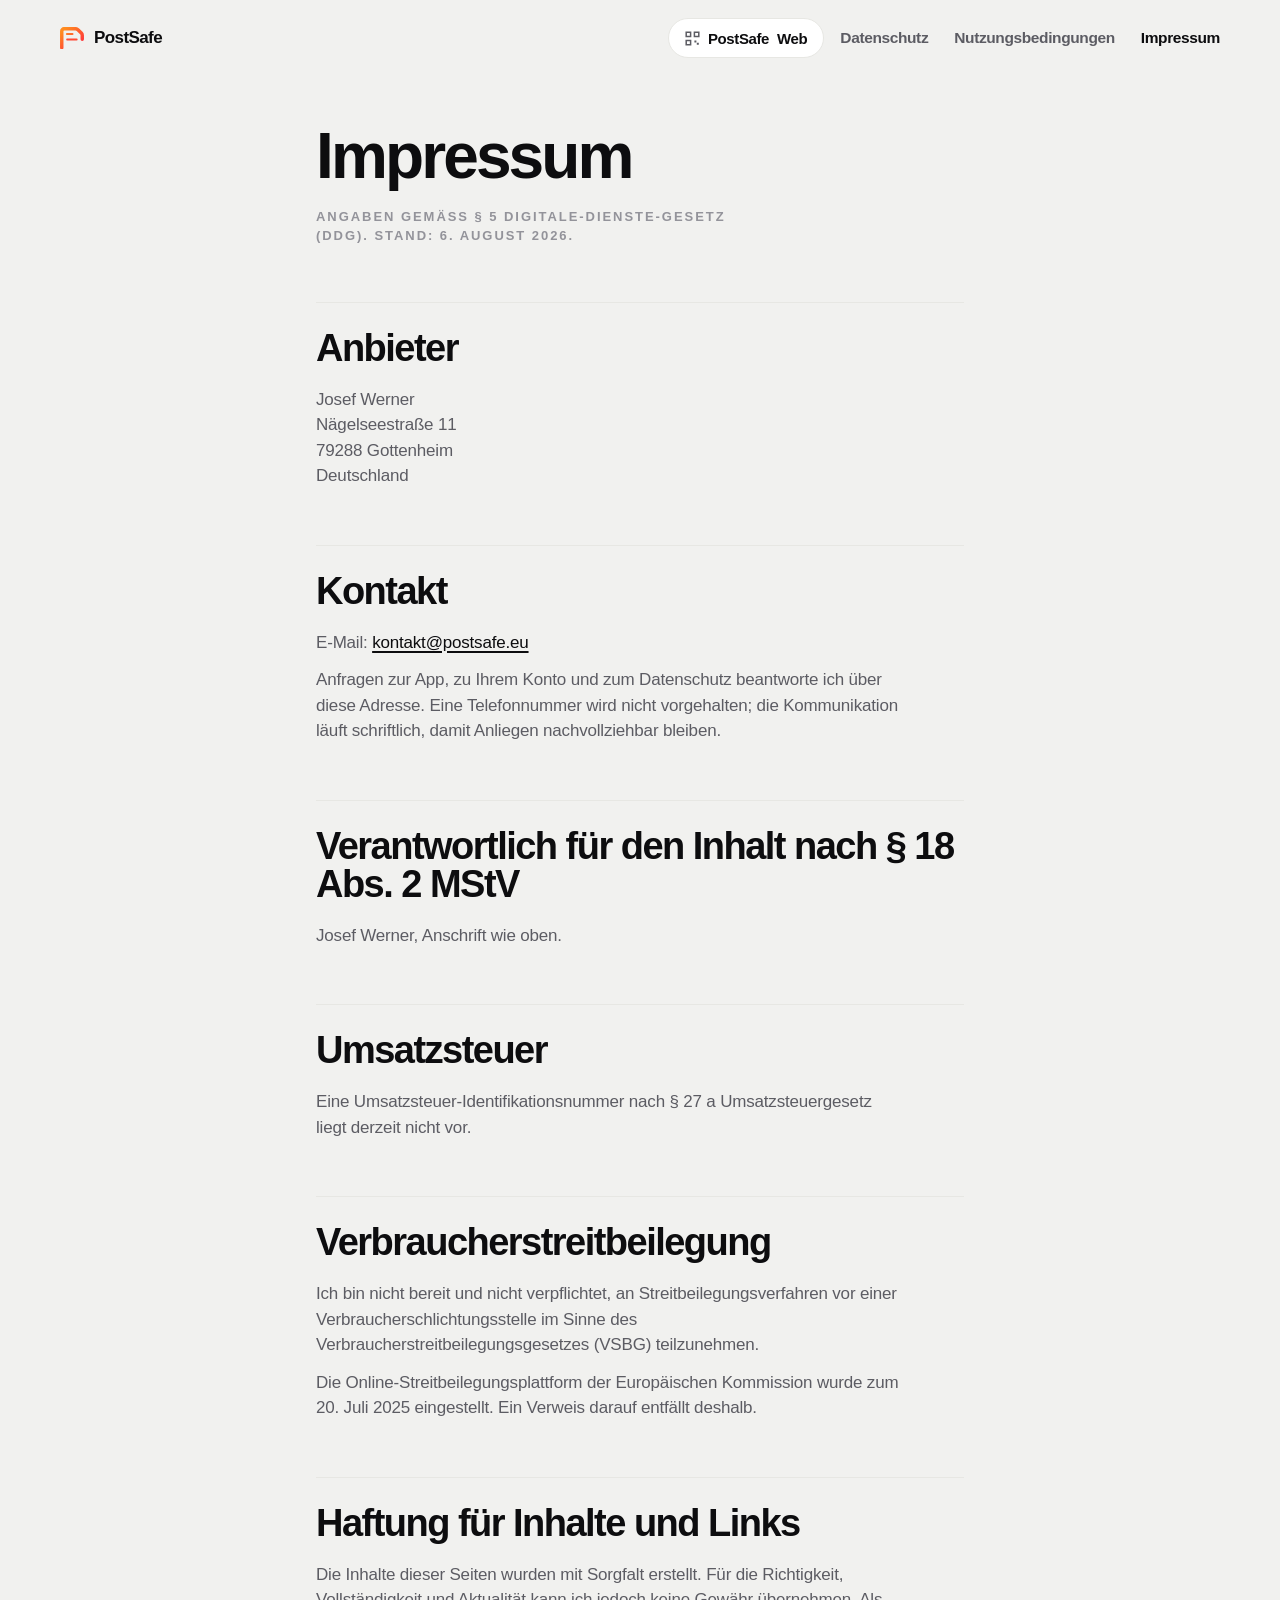
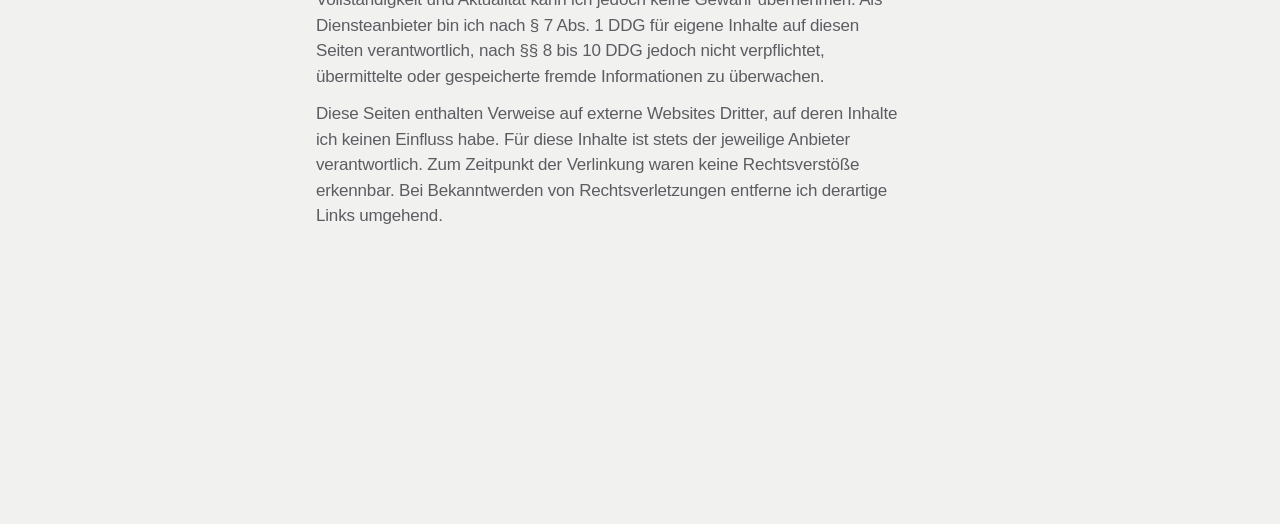
<file: impressum.html>
<!DOCTYPE html>
<html lang="de">
<head>
<meta charset="utf-8">
<meta name="viewport" content="width=device-width, initial-scale=1">
<title>Impressum — PostSafe</title>
<meta name="robots" content="index, follow">
<meta name="theme-color" content="#F1F1EF" media="(prefers-color-scheme: light)">
<meta name="theme-color" content="#070707" media="(prefers-color-scheme: dark)">
<link rel="icon" href="favicon.svg" type="image/svg+xml">
<link rel="stylesheet" href="style.css?v=10">
</head>
<body>

<header class="site-head">
  <div class="site-head__in">
    <a class="brand" href="index.html">
      <svg class="brand__mark" width="24" height="22.4" viewBox="207 183 650 608" aria-hidden="true" focusable="false"><linearGradient id="psz-kopf" gradientUnits="userSpaceOnUse" x1="354.7" y1="266.1" x2="669.3" y2="629.9"><stop offset="0" stop-color="#ff8b1f"/><stop offset="1" stop-color="#ff2d3e"/></linearGradient><g transform="translate(532 570) scale(1.3) translate(-512 -512)" fill="none" stroke-linecap="round" stroke-linejoin="round"><path d="M298 646 L298 301.2 Q298 280 313 265 Q328 250 349.2 250 L588 250 Q616 250 635.8 269.8 L706.2 340.2 Q726 360 726 388 L726 470" stroke="url(#psz-kopf)" stroke-width="72"/><path d="M410 476 L610 476" stroke="#ff4935" stroke-width="40"/><path d="M406 360 L522 360" stroke="url(#psz-kopf)" stroke-width="44"/></g></svg>
      PostSafe
    </a>
    <a class="head-web ps-chip" href="web.html">
      <svg width="15" height="15" viewBox="0 0 15 15" aria-hidden="true"><path d="M1.2 1.2h4.4v4.4H1.2zM9.4 1.2h4.4v4.4H9.4zM1.2 9.4h4.4v4.4H1.2z" fill="none" stroke="currentColor" stroke-width="1.5"/><path d="M9.4 9.4h2v2h-2zM11.8 11.8h2v2h-2z" fill="currentColor"/></svg>
      <span class="head-web__long">PostSafe </span>Web
    </a>
    <nav class="site-nav" aria-label="Rechtliches">
      <a href="datenschutz.html">Datenschutz</a>
      <a href="agb.html">Nutzungsbedingungen</a>
      <a href="impressum.html" aria-current="page">Impressum</a>
    </nav>
    <a class="head-back" href="#recht">Rechtliches</a>
  </div>
</header>

<main class="wrap">
<div class="wrap__in">

<h1>Impressum</h1>
<p class="stand">Angaben gemäß § 5 Digitale-Dienste-Gesetz (DDG). Stand: 6. August 2026.</p>

<h2>Anbieter</h2>
<p>
  Josef Werner<br>
  Nägelseestraße 11<br>
  79288 Gottenheim<br>
  Deutschland
</p>

<h2>Kontakt</h2>
<p>
  E-Mail: <a href="mailto:kontakt@postsafe.eu">kontakt@postsafe.eu</a>
</p>
<p>
  Anfragen zur App, zu Ihrem Konto und zum Datenschutz beantworte ich über diese Adresse. Eine
  Telefonnummer wird nicht vorgehalten; die Kommunikation läuft schriftlich, damit Anliegen
  nachvollziehbar bleiben.
</p>

<h2>Verantwortlich für den Inhalt nach § 18 Abs. 2 MStV</h2>
<p>
  Josef Werner, Anschrift wie oben.
</p>

<h2>Umsatzsteuer</h2>
<p>
  Eine Umsatzsteuer-Identifikationsnummer nach § 27 a Umsatzsteuergesetz liegt derzeit nicht vor.
</p>

<h2>Verbraucherstreitbeilegung</h2>
<p>
  Ich bin nicht bereit und nicht verpflichtet, an Streitbeilegungsverfahren vor einer
  Verbraucherschlichtungsstelle im Sinne des Verbraucherstreitbeilegungsgesetzes (VSBG) teilzunehmen.
</p>
<p>
  Die Online-Streitbeilegungsplattform der Europäischen Kommission wurde zum 20. Juli 2025 eingestellt.
  Ein Verweis darauf entfällt deshalb.
</p>

<h2>Haftung für Inhalte und Links</h2>
<p>
  Die Inhalte dieser Seiten wurden mit Sorgfalt erstellt. Für die Richtigkeit, Vollständigkeit und
  Aktualität kann ich jedoch keine Gewähr übernehmen. Als Diensteanbieter bin ich nach § 7 Abs. 1 DDG
  für eigene Inhalte auf diesen Seiten verantwortlich, nach §§ 8 bis 10 DDG jedoch nicht verpflichtet,
  übermittelte oder gespeicherte fremde Informationen zu überwachen.
</p>
<p>
  Diese Seiten enthalten Verweise auf externe Websites Dritter, auf deren Inhalte ich keinen Einfluss
  habe. Für diese Inhalte ist stets der jeweilige Anbieter verantwortlich. Zum Zeitpunkt der
  Verlinkung waren keine Rechtsverstöße erkennbar. Bei Bekanntwerden von Rechtsverletzungen entferne
  ich derartige Links umgehend.
</p>
</div>
</main>

<footer class="site-foot" id="recht">
  <div class="site-foot__flaeche">
  <div class="site-foot__in">
    <div>
      <p class="site-foot__brand">
        <svg class="brand__mark" width="22" height="20.6" viewBox="207 183 650 608" aria-hidden="true" focusable="false"><linearGradient id="psz-fuss" gradientUnits="userSpaceOnUse" x1="354.7" y1="266.1" x2="669.3" y2="629.9"><stop offset="0" stop-color="#ff8b1f"/><stop offset="1" stop-color="#ff2d3e"/></linearGradient><g transform="translate(532 570) scale(1.3) translate(-512 -512)" fill="none" stroke-linecap="round" stroke-linejoin="round"><path d="M298 646 L298 301.2 Q298 280 313 265 Q328 250 349.2 250 L588 250 Q616 250 635.8 269.8 L706.2 340.2 Q726 360 726 388 L726 470" stroke="url(#psz-fuss)" stroke-width="72"/><path d="M410 476 L610 476" stroke="#ff4935" stroke-width="40"/><path d="M406 360 L522 360" stroke="url(#psz-fuss)" stroke-width="44"/></g></svg>
        PostSafe
      </p>
      <p class="site-foot__note">Post ordnen, ohne dass jemand mitliest.</p>
    </div>
    <nav class="foot-links" aria-label="Rechtliches und Kontakt">
      <a href="index.html">Startseite</a>
      <a href="web.html">PostSafe Web</a>
      <a href="datenschutz.html">Datenschutz</a>
      <a href="agb.html">Nutzungsbedingungen</a>
      <a href="impressum.html">Impressum</a>
      <a href="mailto:kontakt@postsafe.eu">kontakt@postsafe.eu</a>
    </nav>
    <p class="site-foot__legal">© 2026 Josef Werner</p>
  </div>
  </div>
</footer>

</body>
</html>
</file>
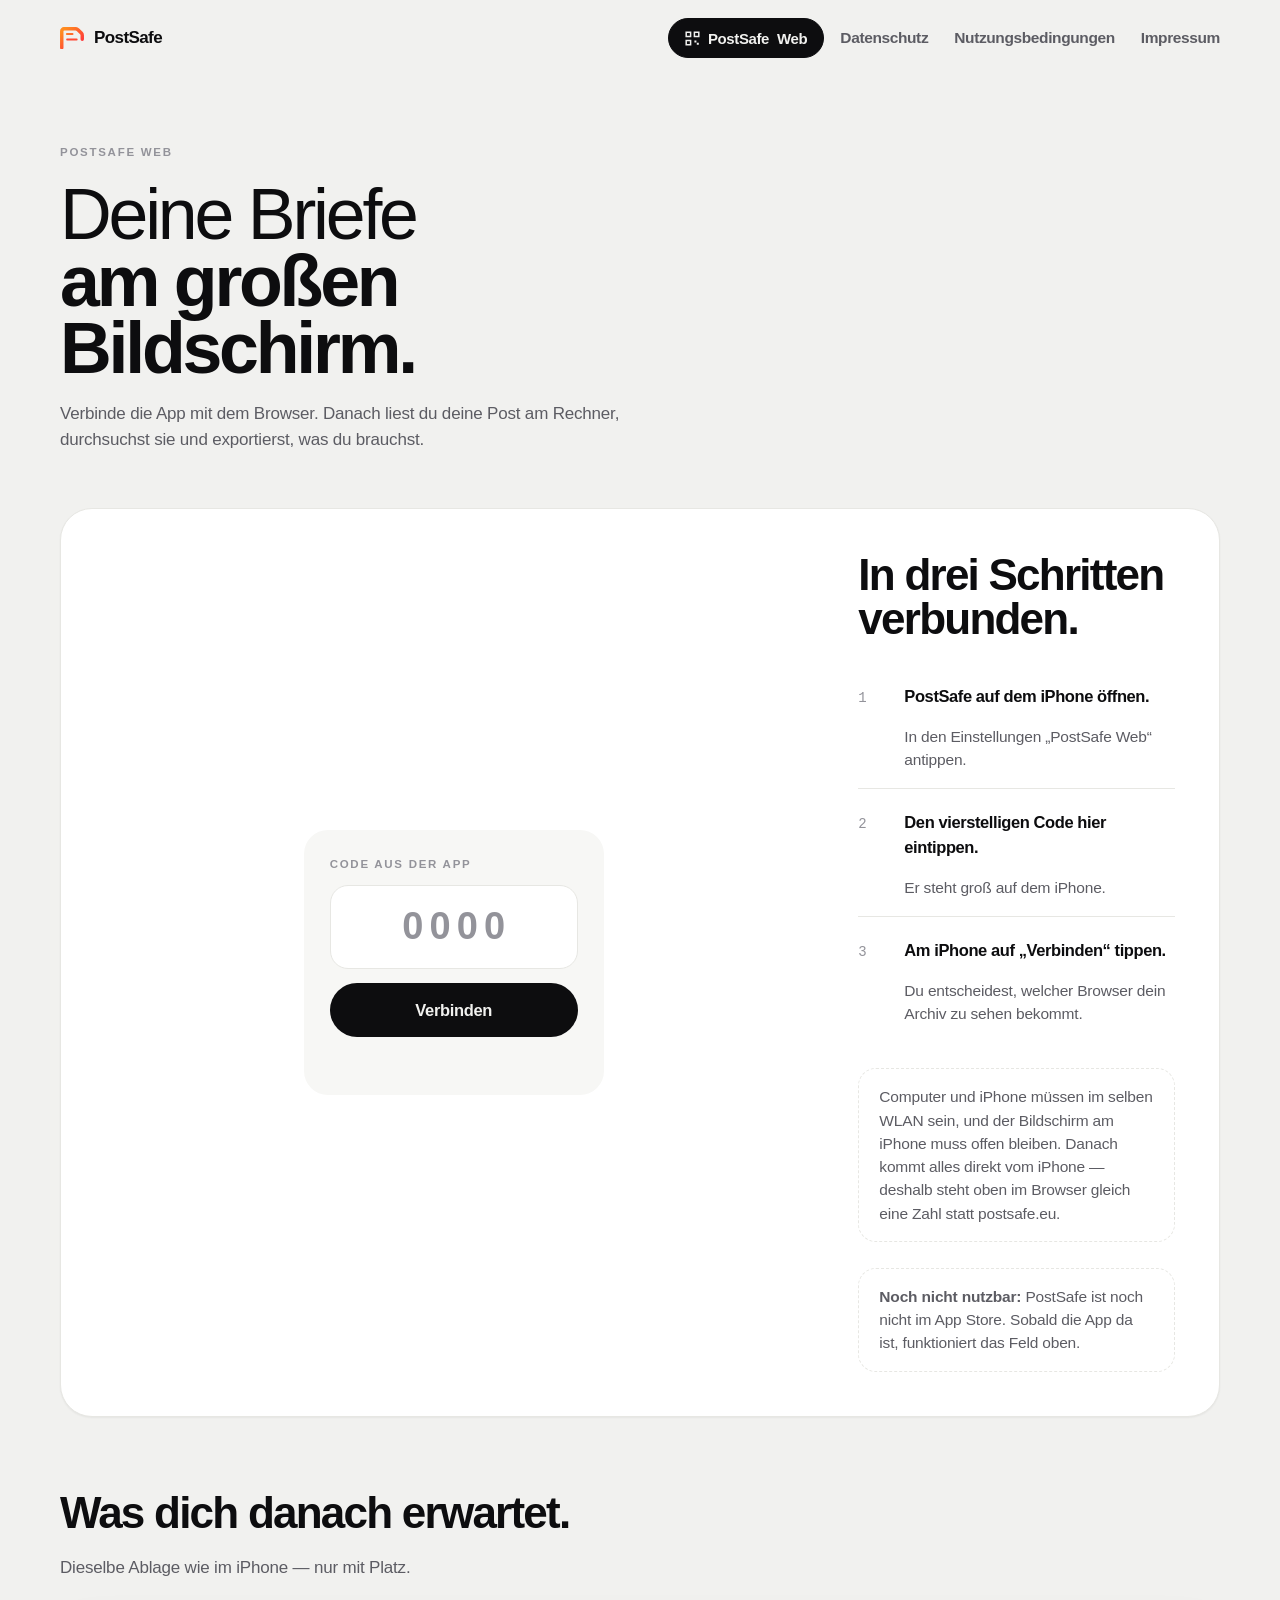
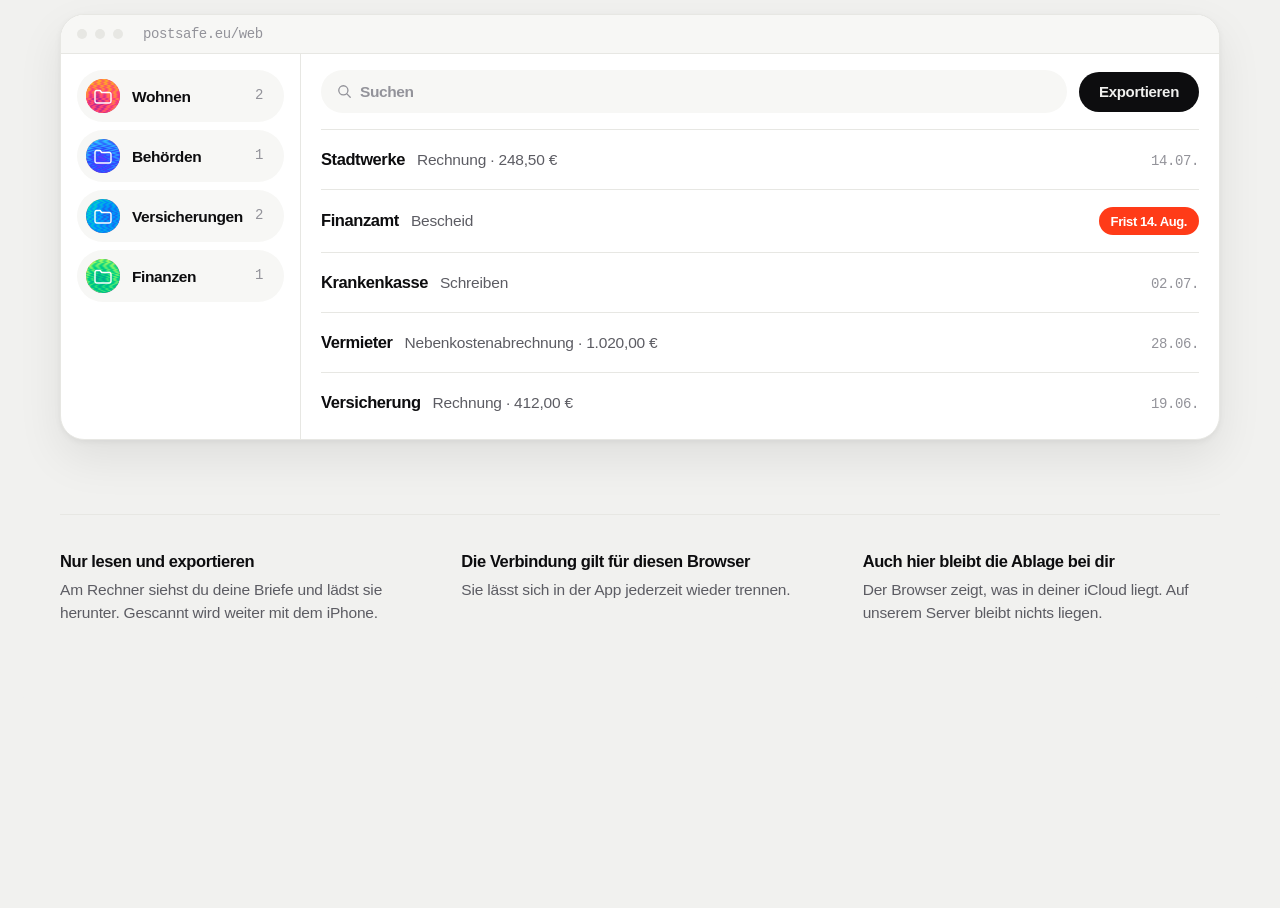
<file: web.html>
<!DOCTYPE html>
<html lang="de">
<head>
<meta charset="utf-8">
<meta name="viewport" content="width=device-width, initial-scale=1, viewport-fit=cover">
<title>PostSafe Web — deine Briefe am großen Bildschirm</title>
<meta name="description" content="Verbinde die PostSafe-App mit dem Browser: Briefe am großen Bildschirm lesen, durchsuchen und exportieren.">
<meta name="theme-color" content="#F1F1EF" media="(prefers-color-scheme: light)">
<meta name="theme-color" content="#070707" media="(prefers-color-scheme: dark)">
<link rel="icon" href="favicon.svg" type="image/svg+xml">
<link rel="canonical" href="https://postsafe.eu/web.html">
<link rel="stylesheet" href="style.css?v=10">
<link rel="stylesheet" href="home.css?v=11">
</head>
<body>

<a class="skip" href="#inhalt">Zum Inhalt springen</a>

<header class="site-head">
  <div class="site-head__in">
    <a class="brand" href="index.html">
      <svg class="brand__mark" width="24" height="22.4" viewBox="207 183 650 608" aria-hidden="true" focusable="false"><linearGradient id="psz-kopf" gradientUnits="userSpaceOnUse" x1="354.7" y1="266.1" x2="669.3" y2="629.9"><stop offset="0" stop-color="#ff8b1f"/><stop offset="1" stop-color="#ff2d3e"/></linearGradient><g transform="translate(532 570) scale(1.3) translate(-512 -512)" fill="none" stroke-linecap="round" stroke-linejoin="round"><path d="M298 646 L298 301.2 Q298 280 313 265 Q328 250 349.2 250 L588 250 Q616 250 635.8 269.8 L706.2 340.2 Q726 360 726 388 L726 470" stroke="url(#psz-kopf)" stroke-width="72"/><path d="M410 476 L610 476" stroke="#ff4935" stroke-width="40"/><path d="M406 360 L522 360" stroke="url(#psz-kopf)" stroke-width="44"/></g></svg>
      PostSafe
    </a>
    <a class="head-web ps-chip is-here" href="web.html" aria-current="page">
      <svg width="15" height="15" viewBox="0 0 15 15" aria-hidden="true"><path d="M1.2 1.2h4.4v4.4H1.2zM9.4 1.2h4.4v4.4H9.4zM1.2 9.4h4.4v4.4H1.2z" fill="none" stroke="currentColor" stroke-width="1.5"/><path d="M9.4 9.4h2v2h-2zM11.8 11.8h2v2h-2z" fill="currentColor"/></svg>
      <span class="head-web__long">PostSafe </span>Web
    </a>
    <nav class="site-nav" aria-label="Rechtliches">
      <a href="datenschutz.html">Datenschutz</a>
      <a href="agb.html">Nutzungsbedingungen</a>
      <a href="impressum.html">Impressum</a>
    </nav>
    <a class="head-back" href="#recht">Rechtliches</a>
  </div>
</header>

<main id="inhalt" class="webp">
  <div class="shell">

    <div class="webp__top">
      <p class="webp__eyebrow">PostSafe Web</p>
      <h1 class="display"><span class="lt">Deine Briefe</span> am großen Bildschirm.</h1>
      <p class="say">
        Verbinde die App mit dem Browser. Danach liest du deine Post am Rechner,
        durchsuchst sie und exportierst, was du brauchst.
      </p>
    </div>

    <section class="pair" aria-labelledby="pair-t">
      <form class="pair__enter" id="verbinden" novalidate>
        <label class="pair__label" for="code">Code aus der App</label>
        <input class="pair__input" id="code" name="code" type="text" inputmode="numeric"
               pattern="[0-9]{4}" maxlength="4" autocomplete="off" spellcheck="false"
               aria-describedby="pair-hinweis" placeholder="0000">
        <button class="ps-pill ps-pill--block pair__go" type="submit">Verbinden</button>
        <p class="pair__hinweis" id="pair-hinweis" role="status"></p>
      </form>

      <div class="pair__how">
        <h2 class="title" id="pair-t">In drei Schritten verbunden.</h2>
        <ol class="steps">
          <li><b>PostSafe auf dem iPhone öffnen.</b><span>In den Einstellungen „PostSafe Web“ antippen.</span></li>
          <li><b>Den vierstelligen Code hier eintippen.</b><span>Er steht groß auf dem iPhone.</span></li>
          <li><b>Am iPhone auf „Verbinden“ tippen.</b><span>Du entscheidest, welcher Browser dein Archiv zu sehen bekommt.</span></li>
        </ol>
        <p class="pair__note">
          Computer und iPhone müssen im selben WLAN sein, und der Bildschirm am iPhone muss offen
          bleiben. Danach kommt alles direkt vom iPhone — deshalb steht oben im Browser gleich eine
          Zahl statt postsafe.eu.
        </p>
        <p class="pair__note">
          <b>Noch nicht nutzbar:</b> PostSafe ist noch nicht im App Store. Sobald die App da ist,
          funktioniert das Feld oben.
        </p>
      </div>
    </section>

    <section class="webp__preview" aria-labelledby="prev-t">
      <h2 class="title" id="prev-t">Was dich danach erwartet.</h2>
      <p class="say">Dieselbe Ablage wie im iPhone — nur mit Platz.</p>

      <div class="win" role="img" aria-label="Entwurf der Weboberfläche: links die Ordner, rechts die Briefe, oben eine Suche und ein Knopf zum Exportieren.">
        <div class="win__bar" aria-hidden="true"><i></i><i></i><i></i><span>postsafe.eu/web</span></div>
        <div class="win__body">
          <div class="win__side">
            <div class="folder">
              <span class="sw"><canvas class="mo" data-pal="0" data-seed="3.4" aria-hidden="true"></canvas><svg class="folder__ic" width="18" height="15" viewBox="0 0 18 15" aria-hidden="true"><path d="M1 3.2A1.7 1.7 0 0 1 2.7 1.5h3.4l1.6 2h7.6A1.7 1.7 0 0 1 17 5.2v7.1a1.7 1.7 0 0 1-1.7 1.7H2.7A1.7 1.7 0 0 1 1 12.3z" fill="none" stroke="currentColor" stroke-width="1.4" stroke-linejoin="round"/></svg></span>
              <span class="folder__name">Wohnen</span><span class="folder__n is-on">2</span>
            </div>
            <div class="folder">
              <span class="sw"><canvas class="mo" data-pal="1" data-seed="7.1" aria-hidden="true"></canvas><svg class="folder__ic" width="18" height="15" viewBox="0 0 18 15" aria-hidden="true"><path d="M1 3.2A1.7 1.7 0 0 1 2.7 1.5h3.4l1.6 2h7.6A1.7 1.7 0 0 1 17 5.2v7.1a1.7 1.7 0 0 1-1.7 1.7H2.7A1.7 1.7 0 0 1 1 12.3z" fill="none" stroke="currentColor" stroke-width="1.4" stroke-linejoin="round"/></svg></span>
              <span class="folder__name">Beh&ouml;rden</span><span class="folder__n is-on">1</span>
            </div>
            <div class="folder">
              <span class="sw"><canvas class="mo" data-pal="2" data-seed="11.8" aria-hidden="true"></canvas><svg class="folder__ic" width="18" height="15" viewBox="0 0 18 15" aria-hidden="true"><path d="M1 3.2A1.7 1.7 0 0 1 2.7 1.5h3.4l1.6 2h7.6A1.7 1.7 0 0 1 17 5.2v7.1a1.7 1.7 0 0 1-1.7 1.7H2.7A1.7 1.7 0 0 1 1 12.3z" fill="none" stroke="currentColor" stroke-width="1.4" stroke-linejoin="round"/></svg></span>
              <span class="folder__name">Versicherungen</span><span class="folder__n is-on">2</span>
            </div>
            <div class="folder">
              <span class="sw"><canvas class="mo" data-pal="3" data-seed="16.2" aria-hidden="true"></canvas><svg class="folder__ic" width="18" height="15" viewBox="0 0 18 15" aria-hidden="true"><path d="M1 3.2A1.7 1.7 0 0 1 2.7 1.5h3.4l1.6 2h7.6A1.7 1.7 0 0 1 17 5.2v7.1a1.7 1.7 0 0 1-1.7 1.7H2.7A1.7 1.7 0 0 1 1 12.3z" fill="none" stroke="currentColor" stroke-width="1.4" stroke-linejoin="round"/></svg></span>
              <span class="folder__name">Finanzen</span><span class="folder__n is-on">1</span>
            </div>
          </div>
          <div class="win__main">
            <div class="win__head">
              <p class="win__search" aria-hidden="true">
                <svg width="15" height="15" viewBox="0 0 17 17"><circle cx="7.2" cy="7.2" r="5.2" fill="none" stroke="currentColor" stroke-width="1.5"/><path d="M11.2 11.2 15 15" stroke="currentColor" stroke-width="1.5" stroke-linecap="round"/></svg>
                Suchen
              </p>
              <span class="ps-pill win__export">Exportieren</span>
            </div>
            <div class="win__rows">
              <div class="wrow"><b>Stadtwerke</b><span>Rechnung · 248,50 €</span><em>14.07.</em></div>
              <div class="wrow"><b>Finanzamt</b><span>Bescheid</span><em class="ps-sig">Frist 14. Aug.</em></div>
              <div class="wrow"><b>Krankenkasse</b><span>Schreiben</span><em>02.07.</em></div>
              <div class="wrow"><b>Vermieter</b><span>Nebenkostenabrechnung · 1.020,00 €</span><em>28.06.</em></div>
              <div class="wrow"><b>Versicherung</b><span>Rechnung · 412,00 €</span><em>19.06.</em></div>
            </div>
          </div>
        </div>
      </div>
    </section>

    <section class="webp__facts">
      <p><b>Nur lesen und exportieren</b>Am Rechner siehst du deine Briefe und lädst sie herunter. Gescannt wird weiter mit dem iPhone.</p>
      <p><b>Die Verbindung gilt für diesen Browser</b>Sie lässt sich in der App jederzeit wieder trennen.</p>
      <p><b>Auch hier bleibt die Ablage bei dir</b>Der Browser zeigt, was in deiner iCloud liegt. Auf unserem Server bleibt nichts liegen.</p>
    </section>

  </div>
</main>

<footer class="site-foot" id="recht">
  <div class="site-foot__flaeche">
  <div class="site-foot__in">
    <div>
      <p class="site-foot__brand">
        <svg class="brand__mark" width="22" height="20.6" viewBox="207 183 650 608" aria-hidden="true" focusable="false"><linearGradient id="psz-fuss" gradientUnits="userSpaceOnUse" x1="354.7" y1="266.1" x2="669.3" y2="629.9"><stop offset="0" stop-color="#ff8b1f"/><stop offset="1" stop-color="#ff2d3e"/></linearGradient><g transform="translate(532 570) scale(1.3) translate(-512 -512)" fill="none" stroke-linecap="round" stroke-linejoin="round"><path d="M298 646 L298 301.2 Q298 280 313 265 Q328 250 349.2 250 L588 250 Q616 250 635.8 269.8 L706.2 340.2 Q726 360 726 388 L726 470" stroke="url(#psz-fuss)" stroke-width="72"/><path d="M410 476 L610 476" stroke="#ff4935" stroke-width="40"/><path d="M406 360 L522 360" stroke="url(#psz-fuss)" stroke-width="44"/></g></svg>
        PostSafe
      </p>
      <p class="site-foot__note">Post ordnen, ohne dass jemand mitliest.</p>
    </div>
    <nav class="foot-links" aria-label="Rechtliches und Kontakt">
      <a href="web.html">PostSafe Web</a>
      <a href="datenschutz.html">Datenschutz</a>
      <a href="agb.html">Nutzungsbedingungen</a>
      <a href="impressum.html">Impressum</a>
      <a href="mailto:kontakt@postsafe.eu">kontakt@postsafe.eu</a>
    </nav>
    <p class="site-foot__legal">© 2026 Josef Werner</p>
  </div>
  </div>
</footer>

<script src="moire.js?v=10" defer></script>
<script src="web.js?v=1" defer></script>
</body>
</html>
</file>
<file: style.css>
/* ==========================================================================
   PostSafe — Grundlage (alle Seiten)
   Keine externen Schriften, keine externen Skripte, keine Cookies.

   Grundton: hellgraues Papier, weisse Flaechen, schwarze Schrift.
   Farbe steckt ausschliesslich in den gerechneten Moiré-Bildern.
   ========================================================================== */

:root {
  color-scheme: light dark;

  --paper:  #F1F1EF;   /* Seitenhintergrund             */
  --card:   #FFFFFF;   /* Flächen, Karten, Eingaben     */
  --card-2: #F7F7F5;   /* gefüllte Felder, Rundknöpfe   */
  --ink:    #0D0D0F;   /* Schrift, Knöpfe, Haken        */
  --ink-2:  #5C5C63;   /* Fließtext zweiter Ordnung     */
  --ink-3:  #93939A;   /* Etiketten, Hilfstext          */
  --line:   #E7E7E3;   /* Trennlinien, Rahmen           */
  --signal: #FF3B18;   /* NUR Fristen. Sonst nichts.    */

  --r-s: 18px;  --r-m: 24px;  --r-l: 32px;  --r-pill: 999px;
  --shadow-s: 0 1px 2px rgba(13, 13, 15, .05);
  --shadow-m: 0 2px 6px rgba(13, 13, 15, .05), 0 18px 46px rgba(13, 13, 15, .08);

  --sans: "Helvetica Neue", "Inter", "Helvetica", Arial, system-ui, sans-serif;
  --mono: ui-monospace, Menlo, "SF Mono", Consolas, monospace;

  --ease: cubic-bezier(0.16, 1, 0.3, 1);
  --ease-soft: cubic-bezier(0.4, 0, 0.2, 1);

  --pad: clamp(20px, 4vw, 44px);
  --measure: 62ch;
}

/* Dunkel: tiefes, neutrales Schwarz. Kein Blaustich — die Farbe soll
   ausschliesslich aus den gerechneten Flaechen kommen. */
@media (prefers-color-scheme: dark) {
  :root {
    --paper:  #070707;
    --card:   #131313;
    --card-2: #1A1A1A;
    --ink:    #F4F4F1;
    --ink-2:  #A4A4A0;
    --ink-3:  #767674;
    --line:   #262625;
    --shadow-s: 0 1px 2px rgba(0, 0, 0, .5);
    --shadow-m: 0 2px 6px rgba(0, 0, 0, .5), 0 22px 52px rgba(0, 0, 0, .55);
  }
}

:root[data-theme="dark"] {
  --paper:  #070707;
  --card:   #131313;
  --card-2: #1A1A1A;
  --ink:    #F4F4F1;
  --ink-2:  #A4A4A0;
  --ink-3:  #767674;
  --line:   #262625;
  --shadow-s: 0 1px 2px rgba(0, 0, 0, .5);
  --shadow-m: 0 2px 6px rgba(0, 0, 0, .5), 0 22px 52px rgba(0, 0, 0, .55);
}

:root[data-theme="light"] {
  --paper:  #F1F1EF;
  --card:   #FFFFFF;
  --card-2: #F7F7F5;
  --ink:    #0D0D0F;
  --ink-2:  #5C5C63;
  --ink-3:  #93939A;
  --line:   #E7E7E3;
  --shadow-s: 0 1px 2px rgba(13, 13, 15, .05);
  --shadow-m: 0 2px 6px rgba(13, 13, 15, .05), 0 18px 46px rgba(13, 13, 15, .08);
}

* { box-sizing: border-box; }

html {
  -webkit-text-size-adjust: 100%;
  scroll-behavior: smooth;
  background: var(--paper);   /* auch die Fläche hinter Safaris Leiste */
}

body {
  margin: 0;
  background: var(--paper);
  color: var(--ink);
  font-family: var(--sans);
  font-size: 17px;
  font-weight: 400;
  line-height: 1.5;
  letter-spacing: -0.011em;
  -webkit-font-smoothing: antialiased;
  overflow-x: clip;
}

img, svg { max-width: 100%; }

::selection { background: var(--ink); color: var(--paper); }

/* --- Fokus ---------------------------------------------------------------- */

:focus-visible {
  outline: 2.5px solid var(--ink);
  outline-offset: 3px;
  border-radius: 4px;
}
:focus:not(:focus-visible) { outline: none; }

.skip {
  position: absolute;
  left: 50%;
  top: 12px;
  transform: translate(-50%, -200%);
  z-index: 100;
  background: var(--ink);
  color: var(--paper);
  padding: 12px 20px;
  border-radius: var(--r-pill);
  text-decoration: none;
  font-weight: 600;
  transition: transform 0.15s ease;
}
.skip:focus { transform: translate(-50%, 0); }

/* --- Bausteine ------------------------------------------------------------ */

/* 1 · Hauptknopf — immer schwarz, nie farbig */
.ps-pill {
  height: 52px;
  padding: 0 26px;
  border-radius: var(--r-pill);
  background: var(--ink);
  color: var(--paper);
  border: 0;
  display: inline-flex;
  align-items: center;
  gap: 9px;
  font: 600 16.5px/1 var(--sans);
  letter-spacing: -.02em;
  text-decoration: none;
  cursor: pointer;
  transition: transform .15s ease, opacity .15s ease;
}
.ps-pill:hover { transform: translateY(-1px); }
.ps-pill:active { transform: translateY(0); opacity: .85; }
.ps-pill--block { width: 100%; justify-content: center; height: 60px; font-size: 17.5px; }

/* 2 · Auswahl-Pille (Filter, Kategorien) */
.ps-chip {
  height: 44px;
  padding: 0 20px;
  border-radius: var(--r-pill);
  border: 1.5px solid var(--line);
  background: var(--card);
  color: var(--ink);
  display: inline-flex;
  align-items: center;
  font: 600 15.5px/1 var(--sans);
  letter-spacing: -.025em;
  text-decoration: none;
  cursor: pointer;
  transition: border-color .15s ease, transform .15s ease;
}
.ps-chip:hover { border-color: var(--ink); transform: translateY(-1px); }
.ps-chip[aria-pressed="true"],
.ps-chip.is-active { border: 0; color: #fff; position: relative; overflow: hidden; }
.ps-chip.is-active canvas { position: absolute; inset: 0; width: 100%; height: 100%; }
.ps-chip.is-active > span { position: relative; }

/* 3 · Rundknopf (Symbol allein) */
.ps-circ {
  width: 46px;
  height: 46px;
  border-radius: 50%;
  border: 0;
  background: var(--card-2);
  color: var(--ink);
  display: grid;
  place-items: center;
  cursor: pointer;
}

/* 4 · Fortschritt — senkrechte Kapsel, kein Balken */
.ps-cap {
  width: 13px; height: 52px; border-radius: 7px;
  background: var(--line); position: relative; overflow: hidden;
}
.ps-cap i {
  position: absolute; left: 0; right: 0; bottom: 0;
  background: var(--ink); border-radius: 7px;
}

/* 5 · Erledigt-Haken */
.ps-check {
  width: 27px; height: 27px; border-radius: 50%;
  border: 2px solid var(--line); display: grid; place-items: center;
}
.ps-check.is-on { background: var(--ink); border-color: var(--ink); color: var(--paper); }

/* 6 · Fristmarke — der einzige Ort mit Rot */
.ps-sig {
  height: 28px;
  padding: 0 12px;
  border-radius: 14px;
  background: var(--signal);
  color: #fff;
  font: 700 13px/1 var(--sans);
  display: inline-flex;
  align-items: center;
}

/* 7 · Ordnermarke — Name mit seinem eigenen Bild */
.ps-mark {
  display: inline-flex;
  align-items: center;
  gap: 10px;
  height: 44px;
  padding: 0 18px 0 8px;
  border-radius: var(--r-pill);
  background: var(--card-2);
  font: 600 15.5px/1 var(--sans);
  letter-spacing: -.025em;
}
.ps-mark .sw { width: 28px; height: 28px; border-radius: 50%; overflow: hidden; position: relative; }
.ps-mark .sw canvas { position: absolute; inset: 0; width: 100%; height: 100%; }

/* Bildkarte: das Moiré liegt hinten, der Inhalt davor */
.ps-art { position: relative; border-radius: var(--r-l); overflow: hidden; }
.ps-art canvas { position: absolute; inset: 0; width: 100%; height: 100%; display: block; }
.ps-art > :not(canvas) { position: relative; }

/* --- Kopfzeile ------------------------------------------------------------ */

/* Immer durchsichtig: der Inhalt beginnt oben am Rand, ohne sichtbare Kante. */
.site-head {
  position: absolute;
  top: 0;
  left: 0;
  right: 0;
  z-index: 50;
  background: none;
  border: none;
}

.site-head__in {
  max-width: 78rem;
  margin: 0 auto;
  padding: 16px var(--pad);
  display: flex;
  align-items: center;
  justify-content: space-between;
  gap: 16px;
}

.brand {
  display: inline-flex;
  align-items: center;
  gap: 10px;
  color: var(--ink);
  text-decoration: none;
  font-weight: 700;
  font-size: 17px;
  letter-spacing: -.035em;
  min-height: 44px;
}

/* Das Zeichen ist jetzt der blosse Strichzug aus der App-Kachel,
   ohne Hintergrund — deshalb auch kein Radius mehr. */
.brand__mark { flex: none; }

.site-nav { display: none; gap: 26px; }

.site-nav a {
  color: var(--ink-2);
  text-decoration: none;
  font-size: 15.5px;
  font-weight: 600;
  letter-spacing: -.025em;
  padding: 8px 0;
  transition: color .15s ease;
}

.site-nav a:hover,
.site-nav a[aria-current="page"] { color: var(--ink); }

.head-back {
  color: var(--ink-2);
  text-decoration: none;
  font-size: 15.5px;
  font-weight: 600;
  letter-spacing: -.025em;
  display: inline-flex;
  align-items: center;
  min-height: 44px;
}
.head-back:hover { color: var(--ink); }

@media (min-width: 640px) {
  .site-nav { display: flex; }
  .head-back { display: none; }
}

/* --- Fußzeile -------------------------------------------------------------
   Der Fuß liegt fest hinter der Seite. Die Seite selbst ist eine Karte mit
   runder Unterkante: am Ende schiebt sie sich darüber weg und legt ihn frei.
   Der Platzhalter davor hält genau die Höhe des Fußes im Fluss frei, damit
   Unterkante der Karte und Oberkante des Fußes am Dokumentende zusammenfallen.
   foot.js misst die Höhe; ohne Skript greift der Rückfallwert.              */

/* --- Fußzeile -------------------------------------------------------------
   Der Fuß hängt am unteren Rand, solange die Seite über ihm läuft, und kommt
   am Dokumentende zur Ruhe. Die Seite selbst ist eine Karte mit runder
   Unterkante, die sich darüber wegschiebt.

   Gemacht mit position: sticky, nicht fixed. Sticky bleibt im Fluß — der Fuß
   bringt seinen Platz selbst mit, es braucht weder einen Platzhalter noch ein
   Skript, das seine Höhe mißt. Und vor allem hängt am unteren Bildschirmrand
   dann kein aus dem Fluß gelöstes Element mehr, an dem Safari am iPhone die
   Fläche hinter seiner Leiste einfärben könnte.

   Der Fuß rückt mit einem negativen oberen Rand eine Rundung nach oben unter
   die Karte — bündig säße ihre Kante genau auf seiner, und die runden Ecken
   wären unsichtbar. Der Rand sitzt am Fuß und nicht an der Karte, weil die
   Rechtstexte ihrem <main> über .wrap ein eigenes margin geben.            */

:root { --rundung: var(--r-m); }
@media (min-width: 768px) { :root { --rundung: var(--r-l); } }

main {
  position: relative;
  z-index: 1;
  background: var(--paper);
  border-end-start-radius: var(--rundung);
  border-end-end-radius: var(--rundung);
}

/* Der Fuß klebt wieder unten — aber das klebende Element ist absichtlich nur
   60 % breit. Safari sucht seit iOS 26 am unteren Bildschirmrand nach Elementen
   mit position: sticky oder fixed, um danach seine Leiste einzufärben, und
   verlangt dafür mindestens 80 % Breite. Der schmale Fuß fällt aus diesem
   Fenster; die dunkle Fläche zeichnet ein Kind, das wieder über die volle
   Breite geht und nicht klebt. Damit bleibt Safari beim Hintergrund von html
   und body — Papier.

   Am Gerät durchgemessen: mit klebendem, vollbreitem Fuß war die Leiste dunkel,
   ohne klebendes Element hell. Ein Skript statt sticht schied aus — es lief dem
   Finger hinterher und ruckelte.

   Die Breiten: 100 / 60 = 166.6667 % bringt das Kind zurück auf volle Breite,
   (166.6667 − 100) / 2 = 33.3333 % negativer Rand rückt es wieder mittig.

   Der negative obere Rand zieht den Fuß eine Rundung unter die Karte; bündig
   säße ihre Kante genau auf seiner und die runden Ecken wären unsichtbar. Er
   sitzt am Fuß und nicht an der Karte, weil die Rechtstexte ihrem <main> über
   .wrap ein eigenes margin geben.                                          */
.site-foot {
  position: sticky;
  bottom: 0;
  z-index: 0;
  width: 60%;
  margin: calc(-1 * var(--rundung)) auto 0;
  color: #F4F4F1;
  --ink:    #F4F4F1;
  --ink-2:  #A4A4A0;
  --ink-3:  #767674;
  --card:   #161616;
  --card-2: #1D1D1D;
  --line:   #292928;
  --paper:  #0B0B0B;
}

/* Die dunkle Fläche. Klebt nicht, geht über die volle Breite.
   Die drei Pixel nach unten schlucken den Bruchteil-Rest, den die 520vh der
   Szene bei manchen Fensterhöhen stehen lassen. */
.site-foot__flaeche {
  width: 166.6667%;
  margin-inline: -33.3333%;
  background: #0B0B0B;
  box-shadow: 0 3px 0 #0B0B0B;
}

@media (prefers-color-scheme: dark) {
  .site-foot { --paper: #151515; }
  .site-foot__flaeche { background: #151515; box-shadow: 0 3px 0 #151515; }
}

.site-foot__in {
  max-width: 78rem;
  margin: 0 auto;
  padding: 56px var(--pad) 44px;
  display: grid;
  gap: 34px;
}

.site-foot__brand {
  display: flex;
  align-items: center;
  gap: 10px;
  font-weight: 700;
  font-size: 17px;
  letter-spacing: -.035em;
  margin: 0;
}

.site-foot__note {
  color: var(--ink-2);
  font-size: 15.5px;
  margin: 12px 0 0;
  max-width: 34ch;
}

.foot-links {
  display: flex;
  flex-wrap: wrap;
  gap: 4px 34px;
  align-items: flex-start;
}

.foot-links a {
  color: var(--ink-2);
  text-decoration: none;
  font-size: 16.5px;
  font-weight: 600;
  letter-spacing: -.025em;
  padding: 8px 0;
  min-height: 44px;
  display: inline-flex;
  align-items: center;
  transition: color .15s ease;
}
.foot-links a:hover { color: var(--ink); }

.site-foot__legal {
  color: var(--ink-3);
  font-size: 13px;
  border-top: 1px solid var(--line);
  padding-top: 26px;
  margin: 0;
}

@media (min-width: 800px) {
  .site-foot__in {
    grid-template-columns: 1fr auto;
    align-items: start;
  }
  .site-foot__legal { grid-column: 1 / -1; }
}

/* --- Rechtstexte / Fließtext ---------------------------------------------- */

 /* Die Rechtstexte: <main> ist die Karte über die ganze Breite, die Lesespalte
    liegt darin. Vorher war <main> selbst die Spalte — dann wäre die Karte nur
    ein schmaler Streifen mitten auf dem Fuß. */
.wrap__in {
  max-width: 46rem;
  margin: 0 auto;
  padding: clamp(104px, 14vh, 144px) var(--pad) 74px;
}

/* Seitentitel der Rechtstexte: gedeckelt, weil deutsche Komposita wie
   "Datenschutzerklaerung" sonst aus der Lesespalte laufen. */
.wrap h1 {
  font-size: clamp(30px, 5vw, 64px);
  font-weight: 700;
  line-height: .95;
  letter-spacing: -.045em;
  margin: 0 0 20px;
  hyphens: auto;
  overflow-wrap: break-word;
}

.wrap h2 {
  font-size: clamp(24px, 3.2vw, 38px);
  hyphens: auto;
  overflow-wrap: break-word;
  font-weight: 700;
  line-height: 1;
  letter-spacing: -.04em;
  margin: 56px 0 20px;
  padding-top: 26px;
  border-top: 1px solid var(--line);
}

.wrap h3 {
  font-size: 20px;
  font-weight: 700;
  letter-spacing: -.03em;
  line-height: 1.2;
  margin: 34px 0 8px;
}

.wrap p, .wrap li {
  margin: 12px 0;
  color: var(--ink-2);
  max-width: var(--measure);
}
.wrap strong { color: var(--ink); font-weight: 700; }
.wrap ul, .wrap ol { padding-left: 20px; }
.wrap li::marker { color: var(--ink-3); }

/* Kein Blau: Links sind schwarz und unterstrichen. */
a {
  color: var(--ink);
  text-decoration-thickness: 1.5px;
  text-underline-offset: 3px;
}

.stand {
  color: var(--ink-3) !important;
  font-size: 13px;
  font-weight: 600;
  letter-spacing: .15em;
  text-transform: uppercase;
  margin-bottom: 44px !important;
}

.note {
  background: var(--card);
  border: 1px solid var(--line);
  border-radius: var(--r-m);
  padding: 20px 26px;
  margin: 26px 0;
  box-shadow: var(--shadow-s);
}
.note > :first-child { margin-top: 0; }
.note > :last-child { margin-bottom: 0; }

.scroll-x {
  overflow-x: auto;
  -webkit-overflow-scrolling: touch;
  margin: 26px 0;
  border-radius: var(--r-m);
  border: 1px solid var(--line);
  background: var(--card);
}

table {
  width: 100%;
  min-width: 30rem;
  border-collapse: collapse;
  font-size: 16.5px;
}

th, td {
  text-align: left;
  vertical-align: top;
  padding: 16px 20px;
  border-bottom: 1px solid var(--line);
  color: var(--ink-2);
}

tr:last-child td { border-bottom: none; }

th {
  font-weight: 600;
  color: var(--ink-3);
  font-size: 11.5px;
  text-transform: uppercase;
  letter-spacing: .15em;
  background: var(--card-2);
}

td { font-variant-numeric: tabular-nums; }

/* --- Bewegung aus ---------------------------------------------------------- */

@media (prefers-reduced-motion: reduce) {
  * {
    animation-duration: .01ms !important;
    animation-iteration-count: 1 !important;
    transition-duration: .01ms !important;
    scroll-behavior: auto !important;
  }
}

/* --- PostSafe Web im Kopf -------------------------------------------------- */

.brand { margin-right: auto; }

.head-web {
  height: 40px;
  padding: 0 16px;
  gap: 8px;
  font-size: 15px;
  background: var(--card);
}

.head-web svg { flex: none; color: var(--ink-2); }
.head-web:hover svg { color: var(--ink); }
.head-web.is-here { background: var(--ink); color: var(--paper); border-color: var(--ink); }
.head-web.is-here svg { color: var(--paper); }

.head-web__long { display: none; }

@media (min-width: 560px) {
  .head-web__long { display: inline; }
}

/* Unter 640 px liegen die Rechtsverweise in der Fusszeile. */
.head-back { display: none; }
</file>
<file: home.css>
/* ==========================================================================
   PostSafe — Startseite
   Papier, Weiss, Schwarz. Farbe nur in den gerechneten Moiré-Bildern.
   ========================================================================== */

.shell {
  max-width: 78rem;
  margin: 0 auto;
  padding-inline: var(--pad);
}

/* --- Schrift: zwei Extreme, eng gesetzt ----------------------------------- */

/* Seitentitel. Die Skala des Systems, gedeckelt auf die Spaltenbreite —
   rechts daneben liegt die Bühne mit den Briefen. */
.display {
  font-size: clamp(40px, 5.6vw, 80px);
  font-weight: 700;
  line-height: .93;
  letter-spacing: -.045em;
  margin: 0;
  max-width: 13ch;
  /* Kein balance: der Satz waechst und schrumpft beim Tippen Buchstabe fuer
     Buchstabe, und ein ausgewogener Umbruch wuerde die schon geschriebenen
     Woerter bei jedem Anschlag verschieben. */
  text-wrap: normal;
}

/* --- Die Ueberschrift schreibt sich selbst --------------------------------

   Alle Saetze stehen in der Ueberschrift uebereinander in derselben Zelle; nur
   der oberste ist zu sehen, die anderen sind unsichtbar. Dadurch ist sie von
   selbst so hoch wie ihr laengster Satz — bei jeder Breite, ohne dass etwas
   nachgemessen werden muss. Waere die Hoehe gerechnet, ruckelte der Briefstapel
   darunter bei jedem Anschlag. */

.display { display: grid; }
.display > * { grid-area: 1 / 1; }

.mass { visibility: hidden; }
.mass::before { content: "Deine Post "; font-weight: 300; }

.tippt { white-space: pre-wrap; }

/* Der Strich hinter dem Text. Etwas schmaler als ein Buchstabe, damit er
   als Schreibmarke liest und nicht als Satzzeichen. */
.tippt__strich {
  display: inline-block;
  width: .055em;
  height: .74em;
  margin-left: .07em;
  vertical-align: -.02em;
  border-radius: 1px;
  background: currentColor;
  animation: tippstrich 1.05s steps(2, end) infinite;
}

@keyframes tippstrich { 50% { opacity: 0; } }

.tippt--ruht .tippt__strich { animation: none; opacity: 0; }

@media (prefers-reduced-motion: reduce) {
  .tippt__strich { animation: none; opacity: 0; }
}

/* Fuer Vorleseprogramme steht der Satz einmal fest da; der tippende Teil
   ist fuer sie ausgeblendet, sonst wuerde er bei jedem Buchstaben vorgelesen. */
.nur-gelesen {
  position: absolute;
  width: 1px; height: 1px;
  margin: -1px; padding: 0; border: 0;
  overflow: hidden;
  clip-path: inset(50%);
  white-space: nowrap;
}

/* Der leichte Teil des Seitentitels */
.lt { font-weight: 300; }

.title {
  font-size: clamp(28px, 3.6vw, 44px);
  font-weight: 700;
  line-height: 1;
  letter-spacing: -.04em;
  margin: 0 0 20px;
  text-wrap: balance;
}

.say {
  font-size: 17px;
  font-weight: 400;
  line-height: 1.5;
  letter-spacing: -.011em;
  color: var(--ink-2);
  margin: 0;
  max-width: var(--measure);
  text-wrap: pretty;
}

/* --- Sanftes Erscheinen (Mechanik unveraendert) --------------------------- */

.rise {
  opacity: 0;
  transform: translate3d(0, 16px, 0);
  transition:
    opacity .6s var(--ease) var(--delay, 0s),
    transform .7s var(--ease) var(--delay, 0s);
  will-change: transform, opacity;
}

.is-in .rise, .rise.is-in {
  opacity: 1;
  transform: none;
}

@media (prefers-reduced-motion: reduce) {
  .rise { opacity: 1; transform: none; }
}

/* ==========================================================================
   Der Brief
   ========================================================================== */

.sheet {
  position: relative;
  height: 100%;
  background: var(--card);
  color: var(--ink);
  border: 1px solid var(--line);
  border-radius: var(--r-s);
  box-shadow: var(--shadow-m);
  padding: 8.5% 8% 9%;
  display: flex;
  flex-direction: column;
  overflow: hidden;
}

.sheet__from {
  font-size: 0.86em;
  font-weight: 700;
  letter-spacing: -.035em;
  white-space: nowrap;
  overflow: hidden;
  margin-bottom: 6%;
}

.sheet i {
  display: block;
  height: 0.3em;
  min-height: 3px;
  border-radius: 2px;
  background: color-mix(in srgb, var(--ink) 13%, transparent);
  width: var(--w, 100%);
  flex: none;
}

.sheet__addr {
  display: grid;
  gap: 0.34em;
  margin-bottom: 8%;
}

.sheet__subj { margin-bottom: 6%; }

.sheet__subj i {
  height: 0.42em;
  min-height: 4px;
  border-radius: 3px;
  background: color-mix(in srgb, var(--ink) 32%, transparent);
}

.sheet__body {
  display: grid;
  gap: 0.46em;
  align-content: start;
  flex: 1 1 auto;
  min-height: 0;
}

.sheet__body p {
  display: flex;
  gap: 0.3em;
  margin: 0;
}

/* Ein Wort, das beim Lesen erkannt wird — schwarz markiert, nicht farbig */
.sheet .mark {
  position: relative;
  transition: background-color .28s var(--ease-soft), box-shadow .28s var(--ease-soft);
}

.sheet .mark.is-read {
  background: var(--ink);
  box-shadow: 0 0 0 0.22em color-mix(in srgb, var(--ink) 14%, transparent);
}

.sheet__foot { margin-top: 5%; }

.sheet__foot i {
  height: 0.28em;
  background: color-mix(in srgb, var(--ink) 24%, transparent);
}

/* Die Notiz, die PostSafe an den Brief heftet.
   Schwarz — ausser bei Fristen, die tragen zusaetzlich .ps-sig. */
.tag {
  position: absolute;
  top: 6%;
  right: -0.6em;
  z-index: 3;
  padding: 0.34em 0.7em;
  border-radius: var(--r-pill);
  font-size: 0.78em;
  font-weight: 700;
  letter-spacing: -.02em;
  white-space: nowrap;
  font-variant-numeric: tabular-nums;
  background: var(--ink);
  color: var(--paper);
  box-shadow: var(--shadow-s);
  opacity: 0;
}

/* Fristmarke — der einzige Ort mit Rot */
.tag.ps-sig {
  height: auto;
  background: var(--signal);
  color: #fff;
}

/* Der Lesestreifen */
.scan {
  position: absolute;
  inset: 0;
  border-radius: var(--r-s);
  overflow: hidden;
  pointer-events: none;
  opacity: 0;
}

.scan::after {
  content: "";
  position: absolute;
  left: 0;
  right: 0;
  top: 0;
  height: 46%;
  background: linear-gradient(
    to bottom,
    transparent 0%,
    color-mix(in srgb, var(--ink) 3%, transparent) 78%,
    color-mix(in srgb, var(--ink) 14%, transparent) 97.5%,
    color-mix(in srgb, var(--ink) 62%, transparent) 100%
  );
  transform: translateY(var(--scan, -60%));
}

/* ==========================================================================
   Der Ordner — Name mit seinem eigenen Bild
   ========================================================================== */

.folder {
  display: flex;
  align-items: center;
  gap: 12px;
  padding: 8px 20px 8px 8px;
  border-radius: var(--r-pill);
  background: var(--card);
  border: 1px solid var(--line);
  font: 600 16.5px/1.25 var(--sans);
  letter-spacing: -.025em;
  color: var(--ink);
  transition: border-color .15s ease, transform .15s ease,
              box-shadow .15s ease, background-color .15s ease;
}

/* Die Marke: gerechnetes Bild aus dem Ordnernamen, Symbol in Weiss darauf */
.folder .sw {
  position: relative;
  width: 34px;
  height: 34px;
  flex: none;
  border-radius: 50%;
  overflow: hidden;
  display: grid;
  place-items: center;
  background: linear-gradient(150deg, #FFB020, #FF3D78 55%, #7C1FA2);
}

.folder .sw canvas {
  position: absolute;
  inset: 0;
  width: 100%;
  height: 100%;
}

.folder__ic {
  position: relative;
  flex: none;
  color: #fff;
  stroke-width: 1.9;
}

.folder__name { flex: 1 1 auto; }

.folder__n {
  flex: none;
  font-size: 14px;
  font-weight: 500;
  font-family: var(--mono);
  letter-spacing: -.03em;
  color: var(--ink-3);
  font-variant-numeric: tabular-nums;
  opacity: 0;
  transform-origin: 100% 50%;
  transition: opacity .2s ease, transform .2s ease, color .15s ease;
}

.folder__n.is-on { opacity: 1; }

/* Der Moment, in dem ein Brief im Ordner landet.
   Kein Rahmen und keine schwarze Fläche: den Moment trägt die Farbe, die
   einläuft. Ein Rahmen daneben würde als harte Kante darüberliegen. */
.folder.is-hit { border-color: transparent; }

.folder.is-hit .folder__n { transform: scale(1.2); }

/* ==========================================================================
   Das iPhone, mit dem die ersten Briefe abfotografiert werden
   ========================================================================== */

.phone {
  position: absolute;
  left: 0;
  top: 0;
  z-index: 90;
  width: 1px;                 /* Maße kommen aus dem Skript */
  aspect-ratio: 1 / 2.03;
  border-radius: 13% / 6.4%;
  border: 3px solid #1b1b22;
  background: transparent;
  box-shadow:
    0 0 0 1px rgba(255, 255, 255, .16),
    0 0 0 2px rgba(0, 0, 0, .35),
    0 40px 80px rgba(13, 13, 15, .22);
  transform-origin: 50% 50%;
  opacity: 0;
  pointer-events: none;
  will-change: transform, opacity;
}

.phone__island {
  position: absolute;
  top: 1.6%;
  left: 50%;
  width: 30%;
  height: 2.6%;
  transform: translateX(-50%);
  background: #1b1b22;
  border-radius: var(--r-pill);
}

/* Der Sucher: vier Ecken um den Brief */
.phone__view {
  position: absolute;
  inset: 20% 7%;
  --c: var(--ink);
  --t: 2px;
  --l: 16px;
  opacity: 0;
  transform-origin: 50% 50%;
  background:
    linear-gradient(var(--c), var(--c)) 0 0 / var(--l) var(--t) no-repeat,
    linear-gradient(var(--c), var(--c)) 0 0 / var(--t) var(--l) no-repeat,
    linear-gradient(var(--c), var(--c)) 100% 0 / var(--l) var(--t) no-repeat,
    linear-gradient(var(--c), var(--c)) 100% 0 / var(--t) var(--l) no-repeat,
    linear-gradient(var(--c), var(--c)) 0 100% / var(--l) var(--t) no-repeat,
    linear-gradient(var(--c), var(--c)) 0 100% / var(--t) var(--l) no-repeat,
    linear-gradient(var(--c), var(--c)) 100% 100% / var(--l) var(--t) no-repeat,
    linear-gradient(var(--c), var(--c)) 100% 100% / var(--t) var(--l) no-repeat;
}

/* ==========================================================================
   Die Geschichte: erster Bildschirm und Stapel in einem Stück
   ========================================================================== */

.story {
  position: relative;
  height: 580vh;
}

.story__stick {
  position: sticky;
  top: 0;
  /* Vier Pixel kürzer als das Fenster, damit die Unterkante nicht im Suchfenster
     liegt, mit dem Safari am unteren Bildschirmrand nach klebenden Elementen
     sucht, um danach seine Leiste einzufärben. Dort unten wird ohnehin nichts
     gezeichnet — die Bühne endet gut hundert Pixel darüber. */
  height: calc(100vh - 4px);
  height: calc(100svh - 4px);
  overflow: hidden;
}

.story__words {
  position: absolute;
  z-index: 4;
  left: 0;
  right: 0;
  top: 50%;
  transform: translateY(-50%);
  padding-inline: var(--pad);
  pointer-events: none;
}

.story__words > div {
  max-width: 78rem;
  margin: 0 auto;
  pointer-events: auto;
  will-change: transform, opacity;
}

.hero__sub {
  margin: 26px 0 0;
  font-size: 17px;
  font-weight: 400;
  line-height: 1.5;
  letter-spacing: -.011em;
  color: var(--ink-2);
  max-width: 40ch;
  text-wrap: pretty;
}

.story__glow { display: none; }

/* Die Bühne, auf der die Briefe liegen */

.stage {
  position: absolute;
  inset: clamp(72px, 10vh, 112px) var(--pad) clamp(112px, 16vh, 152px);
  max-width: 78rem;
  margin: 0 auto;
}

.stage .ltr {
  position: absolute;
  left: 0;
  top: 0;
  width: 14rem;
  aspect-ratio: 1 / 1.36;
  transform-origin: 50% 50%;
  will-change: transform, opacity;
}

.folders {
  position: absolute;
  display: grid;
  gap: 12px;
  align-content: center;
  transform-origin: 50% 50%;
  opacity: 0;
  right: 0;
  top: 0;
  bottom: 0;
  width: min(34%, 22rem);
}

.folders .folder { box-shadow: var(--shadow-s); }

.story__caps {
  position: absolute;
  z-index: 4;
  left: 0;
  right: 0;
  bottom: clamp(26px, 5vh, 56px);
  padding-inline: var(--pad);
  display: grid;
  place-items: center;
  text-align: center;
  pointer-events: none;
}

.cap {
  grid-area: 1 / 1;
  margin: 0;
  max-width: 22ch;
  opacity: 0;
  transform: translate3d(0, 10px, 0);
  transition: opacity .4s var(--ease-soft), transform .5s var(--ease);
  font-size: clamp(28px, 3.6vw, 44px);
  font-weight: 700;
  line-height: 1;
  letter-spacing: -.04em;
  text-wrap: balance;
}

.cap--sub {
  font-size: 17px;
  font-weight: 400;
  letter-spacing: -.011em;
  color: var(--ink-2);
  line-height: 1.5;
  max-width: 46ch;
}

.cap.is-on { opacity: 1; transform: none; }

.story__hint {
  position: absolute;
  left: 50%;
  bottom: 20px;
  z-index: 5;
  transform: translateX(-50%);
  color: var(--ink-3);
  font-size: 11.5px;
  font-weight: 600;
  letter-spacing: .15em;
  text-transform: uppercase;
  display: flex;
  flex-direction: column;
  align-items: center;
  gap: 8px;
  opacity: 0;
  transition: opacity .8s var(--ease) .9s;
}

.story__hint span {
  width: 1px;
  height: 32px;
  background: linear-gradient(var(--line), transparent);
  position: relative;
  overflow: hidden;
}

.story__hint span::after {
  content: "";
  position: absolute;
  inset: 0;
  background: var(--ink);
  animation: trickle 2.6s var(--ease-soft) infinite;
}

@keyframes trickle {
  0%   { transform: translateY(-100%); }
  60%  { transform: translateY(100%); }
  100% { transform: translateY(100%); }
}

@media (max-width: 767px) {
  .story { height: 520vh; }
  .story__hint { display: none; }
  .story__words { top: clamp(80px, 12vh, 112px); transform: none; }
  .stage { inset: clamp(64px, 9vh, 88px) var(--pad) clamp(120px, 16vh, 152px); }
  .folders {
    width: 100%;
    right: 0;
    left: 0;
    top: auto;
    bottom: 0;
    height: 46%;
    align-content: end;
  }
}

/* Ohne Skript oder ohne Bewegung: dieselbe Aussage, ruhig und vollständig. */

html:not(.js) .story,
html:not(.js) .story__stick { height: auto; position: static; }

html:not(.js) .story__stick { padding: 128px 0 56px; }

html:not(.js) .story__words,
html:not(.js) .story__caps,
html:not(.js) .stage,
html:not(.js) .folders { position: static; opacity: 1; transform: none; inset: auto; }

html:not(.js) .stage {
  display: flex;
  flex-wrap: wrap;
  justify-content: center;
  gap: 16px;
  margin: 44px auto;
  padding-inline: var(--pad);
}

html:not(.js) .stage .ltr { position: static; width: min(11rem, 40%); }
html:not(.js) .folders { display: grid; gap: 12px; max-width: 26rem; margin: 0 auto; padding-inline: var(--pad); }
html:not(.js) .story__caps { display: block; max-width: 36rem; margin: 44px auto 0; padding-inline: var(--pad); }
html:not(.js) .cap { opacity: 1; transform: none; margin: 12px 0; max-width: none; }
html:not(.js) .story__hint { display: none; }
html:not(.js) .tag { position: static; display: inline-block; opacity: 1; }

@media (prefers-reduced-motion: reduce) {
  .story { height: auto; }
  .story__hint { display: none; }
  .story__stick { position: static; height: auto; padding: 128px 0 56px; overflow: visible; }
  .story__words { position: static; transform: none; }
  .stage { position: relative; inset: auto; height: min(62vh, 30rem); margin: 44px auto 0; }
  .folders { opacity: 1; }
  .story__caps { position: static; display: block; max-width: 36rem; margin: 44px auto 0; }
  .cap { opacity: 1; transform: none; transition: none; margin: 16px 0; max-width: none; }
}

/* ==========================================================================
   Bänder
   ========================================================================== */

.band { padding: 74px 0; }

.band__in {
  display: grid;
  gap: 44px;
  align-items: center;
}

@media (min-width: 900px) {
  .band { padding: 112px 0; }
  .band__in { grid-template-columns: minmax(0, 1fr) minmax(0, 1.15fr); gap: 56px; }
  .band--flip .band__text { order: 2; }
  .band--flip .band__art  { order: 1; }
}

/* --- Frist: Datum wandert in den Kalender --------------------------------- */

.due {
  position: relative;
  display: grid;
  grid-template-columns: minmax(0, .72fr) minmax(0, 1fr);
  gap: 20px;
  align-items: center;
}

.due__letter {
  position: relative;
  aspect-ratio: 1 / 1.36;
  font-size: clamp(12px, 1.5vw, 16px);
}

.cal {
  background: var(--card);
  border: 1px solid var(--line);
  border-radius: var(--r-m);
  box-shadow: var(--shadow-s);
  padding: 20px;
}

.cal__head {
  font-size: 11.5px;
  font-weight: 600;
  letter-spacing: .15em;
  text-transform: uppercase;
  color: var(--ink-3);
  padding: 0 4px 16px;
}

.cal__grid {
  display: grid;
  grid-template-columns: repeat(7, 1fr);
  gap: 4px;
}

.cal__grid b {
  aspect-ratio: 1;
  display: grid;
  place-items: center;
  font-size: 14px;
  font-weight: 500;
  font-family: var(--mono);
  letter-spacing: -.03em;
  font-variant-numeric: tabular-nums;
  color: var(--ink-3);
  border-radius: 50%;
}

/* Der Fristtag */
.cal__grid b.is-target {
  position: relative;
  color: #fff;
  font-weight: 700;
}

.cal__grid b.is-target::before {
  content: "";
  position: absolute;
  inset: 0;
  border-radius: 50%;
  background: var(--signal);
  transform: scale(.4);
  opacity: 0;
  transition: transform .5s var(--ease) 1.35s, opacity .4s var(--ease-soft) 1.35s;
}

.is-in .cal__grid b.is-target::before { transform: scale(1); opacity: 1; }

.cal__grid b.is-target::after {
  content: "";
  position: absolute;
  inset: -4px;
  border-radius: 50%;
  border: 1.5px solid var(--signal);
  opacity: 0;
  transform: scale(.7);
}

.is-in .cal__grid b.is-target::after { animation: snap .7s var(--ease) 1.35s; }

@keyframes snap {
  0%   { opacity: .9; transform: scale(.7); }
  60%  { opacity: .5; transform: scale(1.05); }
  100% { opacity: 0; transform: scale(1.15); }
}

.cal__note {
  display: flex;
  align-items: center;
  gap: 8px;
  margin: 16px 0 0;
  padding-top: 16px;
  border-top: 1px solid var(--line);
  font-size: 15.5px;
  font-weight: 600;
  letter-spacing: -.025em;
  color: var(--ink-2);
}

.cal__note svg { flex: none; color: var(--ink); }

@media (prefers-reduced-motion: reduce) {
  .cal__grid b.is-target::before { transform: scale(1); opacity: 1; }
}

/* --- Suche über alle Ordner hinweg ---------------------------------------- */

.find {
  background: var(--card);
  border: 1px solid var(--line);
  border-radius: var(--r-m);
  box-shadow: var(--shadow-s);
  padding: 12px 20px 8px;
}

.find__bar {
  display: flex;
  align-items: center;
  gap: 12px;
  padding: 16px 4px;
  border-bottom: 1px solid var(--line);
  margin: 0;
  font-size: 20px;
  font-weight: 700;
  letter-spacing: -.035em;
}

.find__bar svg { flex: none; color: var(--ink-3); }

.find__word {
  position: relative;
  white-space: nowrap;
  overflow: hidden;
  max-width: 0;
  transition: max-width 1.1s steps(9, end) .35s;
}

.is-in .find__word { max-width: 9ch; }

.find__caret {
  width: 2px;
  height: 1.1em;
  background: var(--ink);
  animation: blink 1.1s steps(2, end) infinite;
}

@keyframes blink { 50% { opacity: 0; } }

.find__hits { display: block; }

/* Listenzeile */
.hit {
  display: flex;
  align-items: baseline;
  gap: 12px;
  padding: 17px 4px;
  border-bottom: 1px solid var(--line);
  opacity: 0;
  transform: translate3d(0, 8px, 0);
  transition: opacity .4s var(--ease) var(--d), transform .5s var(--ease) var(--d);
}

.hit:last-child { border-bottom: 0; }

.is-in .hit { opacity: 1; transform: none; }

.hit b {
  font-size: 16.5px;
  font-weight: 600;
  letter-spacing: -.025em;
  white-space: nowrap;
}

/* Der Treffer im Wort — schwarz unterlegt, nicht farbig */
.hit u {
  text-decoration: none;
  background: var(--ink);
  color: var(--paper);
  font-weight: 600;
  font-size: 15.5px;
  padding: 1px 4px;
  margin-inline: -1px;
  border-radius: 5px;
}

.hit span {
  flex: 1 1 auto;
  font-size: 15.5px;
  color: var(--ink-2);
  text-align: right;
  white-space: nowrap;
  overflow: hidden;
  text-overflow: ellipsis;
  font-variant-numeric: tabular-nums;
}

.hit em {
  flex: none;
  font-style: normal;
  font-size: 11.5px;
  font-weight: 600;
  letter-spacing: .15em;
  text-transform: uppercase;
  color: var(--ink-3);
}

@media (max-width: 520px) {
  .hit { flex-wrap: wrap; gap: 4px 12px; }
  .hit span { text-align: left; flex-basis: 100%; order: 3; }
}

@media (prefers-reduced-motion: reduce) {
  .find__word { max-width: 9ch; transition: none; }
  .find__caret { animation: none; }
  .hit { opacity: 1; transform: none; }
}

/* ==========================================================================
   Vertrauen — der eine umgekehrte Abschnitt
   ========================================================================== */

.trust {
  position: relative;
  background: #0B0B0B;
  color: #F4F4F1;
  --ink:    #F4F4F1;
  --ink-2:  #A4A4A0;
  --ink-3:  #767674;
  --card:   #161616;
  --card-2: #1D1D1D;
  --line:   #292928;
  --paper:  #0B0B0B;
  padding: 74px 0;
  overflow: clip;
}

@media (min-width: 900px) { .trust { padding: 112px 0; } }

/* Im dunklen Modus hebt sich der Abschnitt vom Papier ab, statt darin zu verschwinden */
@media (prefers-color-scheme: dark) {
  .trust { background: #151515; --paper: #151515; }
}

.vault {
  position: relative;
  display: grid;
  gap: 12px;
  grid-template-columns: minmax(0, 1.45fr) 34px minmax(0, 1fr);
  align-items: center;
}

.vault__inside {
  position: relative;
  border: 1.5px solid var(--line);
  border-radius: var(--r-m);
  padding: 20px 20px 26px;
  background: var(--card);
}

.vault__label {
  position: absolute;
  top: -8px;
  left: 20px;
  background: #0B0B0B;
  padding: 0 8px;
  font-size: 11.5px;
  font-weight: 600;
  letter-spacing: .15em;
  text-transform: uppercase;
  color: var(--ink-3);
}

@media (prefers-color-scheme: dark) {
  .vault__label { background: #151515; }
}

.vault__stack { display: grid; gap: 8px; }

.vault__outside {
  position: relative;
  border: 1.5px dashed var(--line);
  border-radius: var(--r-m);
  padding: 20px 16px;
  min-height: 136px;
  display: grid;
  place-items: center;
  text-align: center;
}

.vault__empty {
  color: var(--ink-3);
  font-size: 15.5px;
  line-height: 1.4;
  margin: 0;
}

.vault__empty b {
  display: block;
  color: var(--ink-2);
  font-size: 11.5px;
  font-weight: 600;
  letter-spacing: .15em;
  text-transform: uppercase;
  margin-bottom: 8px;
}

.vault__link {
  align-self: center;
  height: 1.5px;
  background: repeating-linear-gradient(90deg, var(--line) 0 6px, transparent 6px 12px);
}

@media (max-width: 899px) {
  .vault { grid-template-columns: 1fr; gap: 26px; }
  .vault__link {
    justify-self: center;
    width: 1.5px;
    height: 34px;
    background: repeating-linear-gradient(180deg, var(--line) 0 6px, transparent 6px 12px);
  }
}

/* ==========================================================================
   Archiv
   ========================================================================== */

.keep {
  position: relative;
  display: grid;
  gap: 8px;
  padding: 20px;
  background: var(--card);
  border: 1px solid var(--line);
  border-radius: var(--r-m);
  box-shadow: var(--shadow-s);
}

.keep .folder {
  background: var(--card-2);
  border-color: transparent;
  transition: transform .15s ease, background-color .15s ease;
}

.keep .folder:hover { transform: translateX(4px); }

.keep .folder__n { opacity: 1; }

.keep__gone {
  display: flex;
  align-items: center;
  gap: 8px;
  margin: 8px 0 0;
  padding: 12px 20px;
  border-radius: var(--r-pill);
  border: 1px dashed var(--line);
  color: var(--ink-3);
  font-size: 15.5px;
  font-weight: 600;
  letter-spacing: -.025em;
}

/* ==========================================================================
   Kontakt — die eine grosse Bildkarte
   ========================================================================== */

.soon {
  padding: 74px 0;
  text-align: center;
}

.soon__in {
  max-width: 62rem;
  margin: 0 auto;
  padding: clamp(56px, 9vw, 104px) clamp(26px, 5vw, 56px);
  background: linear-gradient(150deg, #FFB020, #FF3D78 55%, #7C1FA2);
}

.soon .title,
.soon .say { color: #fff; }

.soon .title { max-width: 16ch; margin-inline: auto; }

.soon .say {
  margin: 20px auto 0;
  font-weight: 600;
  max-width: 46ch;
}

.actions {
  display: flex;
  flex-wrap: wrap;
  gap: 12px;
  justify-content: center;
  margin-top: 34px;
}

/* Knopf auf dem Bild: weiss statt schwarz, damit er traegt */
.soon .ps-pill {
  background: #fff;
  color: #0D0D0F;
}

.soon .ps-chip {
  background: transparent;
  border-color: rgba(255, 255, 255, .55);
  color: #fff;
}

.soon .ps-chip:hover { border-color: #fff; }

.soon .ps-pill:focus-visible,
.soon .ps-chip:focus-visible { outline-color: #fff; }

/* ==========================================================================
   Kleingedrucktes
   ========================================================================== */

.fine {
  border-top: 1px solid var(--line);
  padding: 56px 0 74px;
}

.fine__head { margin-bottom: 34px; }

.fine__head h2 {
  font-size: 11.5px;
  font-weight: 600;
  letter-spacing: .15em;
  text-transform: uppercase;
  color: var(--ink-3);
  margin: 0;
}

.fine__grid {
  display: grid;
  gap: 26px 44px;
  grid-template-columns: repeat(auto-fit, minmax(15rem, 1fr));
}

.fine__grid p {
  margin: 0;
  color: var(--ink-2);
  font-size: 15.5px;
  line-height: 1.5;
  max-width: 42ch;
}

.fine__grid b {
  display: block;
  color: var(--ink);
  font-size: 16.5px;
  font-weight: 600;
  letter-spacing: -.025em;
  margin-bottom: 4px;
}

.fine__note {
  margin: 44px 0 0;
  color: var(--ink-3);
  font-size: 15.5px;
  max-width: var(--measure);
}

.fine__note a { color: var(--ink-2); }
.fine__note a:hover { color: var(--ink); }

/* ==========================================================================
   PostSafe Web — Verbinden und Vorschau
   ========================================================================== */

.webp { padding: clamp(112px, 16vh, 168px) 0 74px; }

.webp__eyebrow {
  font-size: 11.5px;
  font-weight: 600;
  letter-spacing: .15em;
  text-transform: uppercase;
  color: var(--ink-3);
  margin: 0 0 20px;
}

.webp__top { margin-bottom: 56px; }
.webp__top .say { margin-top: 20px; }

/* --- Verbinden ------------------------------------------------------------ */

.pair {
  display: grid;
  gap: 34px;
  align-items: center;
  padding: 34px;
  background: var(--card);
  border: 1px solid var(--line);
  border-radius: var(--r-l);
  box-shadow: var(--shadow-s);
}

@media (min-width: 760px) {
  .pair { grid-template-columns: auto minmax(0, 1fr); gap: 56px; padding: 44px; }
}

.pair__code {
  position: relative;
  width: min(260px, 70vw);
  aspect-ratio: 1;
  justify-self: center;
  padding: 20px;
  background: var(--card-2);
  border-radius: var(--r-m);
  display: grid;
  place-items: center;
}

.qr__code { width: 100%; height: 100%; color: var(--ink); }

.qr__mark {
  position: absolute;
  inset: 50% auto auto 50%;
  transform: translate(-50%, -50%);
  width: 54px;
  height: 54px;
  border-radius: 16px;
  background: var(--card-2);
  display: grid;
  place-items: center;
  color: var(--ink);
}

.pair__how .title { margin-bottom: 26px; }

.steps {
  list-style: none;
  counter-reset: s;
  margin: 0;
  padding: 0;
  display: grid;
  gap: 4px;
}

.steps li {
  counter-increment: s;
  display: grid;
  grid-template-columns: 34px minmax(0, 1fr);
  gap: 12px;
  align-items: baseline;
  padding: 17px 0;
  border-bottom: 1px solid var(--line);
}

.steps li:last-child { border-bottom: 0; }

.steps li::before {
  content: counter(s);
  font: 500 14px/1 var(--mono);
  letter-spacing: -.03em;
  color: var(--ink-3);
  font-variant-numeric: tabular-nums;
}

.steps b,
.steps span { grid-column: 2; }

.steps b {
  font-size: 16.5px;
  font-weight: 600;
  letter-spacing: -.025em;
  display: block;
}

.steps span {
  display: block;
  font-size: 15.5px;
  font-weight: 400;
  color: var(--ink-2);
  margin-top: 4px;
}

.pair__note {
  margin: 26px 0 0;
  padding: 16px 20px;
  border: 1px dashed var(--line);
  border-radius: var(--r-s);
  font-size: 15.5px;
  color: var(--ink-2);
  max-width: var(--measure);
}

/* Das Eingabefeld ersetzt den QR-Code: Ein PC hat keine Kamera, und die
   Adresse muss ohnehin vom iPhone zum Browser wandern, nicht umgekehrt. */

.pair__enter {
  width: min(300px, 100%);
  justify-self: center;
  padding: 26px;
  background: var(--card-2);
  border-radius: var(--r-m);
}

.pair__label {
  display: block;
  font-size: 11.5px;
  font-weight: 600;
  letter-spacing: .15em;
  text-transform: uppercase;
  color: var(--ink-3);
  margin-bottom: 12px;
}

/* So gross wie in der App, damit das Abtippen ein Blick ist und kein Merken. */
.pair__input {
  width: 100%;
  height: 84px;
  margin-bottom: 14px;
  padding: 0 10px;
  border: 1.5px solid var(--line);
  border-radius: var(--r-s);
  background: var(--card);
  color: var(--ink);
  font: 700 clamp(28px, 8vw, 38px)/1 var(--sans);
  letter-spacing: .16em;
  /* Der Zwischenraum haengt hinter der letzten Ziffer und zieht die Mitte
     nach links. Ein Einzug in gleicher Groesse holt sie zurueck. */
  text-indent: .16em;
  text-align: center;
  font-variant-numeric: tabular-nums;
}

.pair__input::placeholder { color: var(--ink-3); }
.pair__input:focus { border-color: var(--ink); outline: none; }

.pair__go { height: 54px; font-size: 16.5px; }

.pair__hinweis {
  margin: 12px 0 0;
  min-height: 1.4em;
  font-size: 14.5px;
  line-height: 1.4;
  color: var(--ink-2);
}

/* --- Vorschau der Oberflaeche --------------------------------------------- */

.webp__preview { margin-top: 74px; }
.webp__preview .say { margin-bottom: 34px; }

.win {
  border: 1px solid var(--line);
  border-radius: var(--r-m);
  background: var(--card);
  box-shadow: var(--shadow-m);
  overflow: hidden;
}

.win__bar {
  display: flex;
  align-items: center;
  gap: 8px;
  padding: 12px 16px;
  background: var(--card-2);
  border-bottom: 1px solid var(--line);
}

.win__bar i {
  width: 10px;
  height: 10px;
  border-radius: 50%;
  background: var(--line);
  flex: none;
}

.win__bar span {
  margin-left: 12px;
  font: 500 14px/1 var(--mono);
  letter-spacing: -.03em;
  color: var(--ink-3);
}

.win__body { display: grid; grid-template-columns: 1fr; }

@media (min-width: 760px) {
  .win__body { grid-template-columns: minmax(0, 15rem) minmax(0, 1fr); }
  .win__side { border-right: 1px solid var(--line); border-bottom: 0 !important; }
}

.win__side {
  display: grid;
  gap: 8px;
  align-content: start;
  padding: 16px;
  border-bottom: 1px solid var(--line);
}

.win__side .folder { background: var(--card-2); border-color: transparent; font-size: 15.5px; }
.win__side .folder__n { opacity: 1; }

.win__main { padding: 16px 20px 8px; }

.win__head {
  display: flex;
  align-items: center;
  gap: 12px;
  padding-bottom: 16px;
  border-bottom: 1px solid var(--line);
}

.win__search {
  flex: 1 1 auto;
  display: flex;
  align-items: center;
  gap: 8px;
  margin: 0;
  padding: 10px 16px;
  border-radius: var(--r-pill);
  background: var(--card-2);
  color: var(--ink-3);
  font-size: 15.5px;
  font-weight: 600;
  letter-spacing: -.025em;
}

.win__export { height: 40px; padding: 0 20px; font-size: 15px; flex: none; }

.win__rows { display: block; }

.wrow {
  display: flex;
  align-items: baseline;
  gap: 12px;
  padding: 17px 0;
  border-bottom: 1px solid var(--line);
}

.wrow:last-child { border-bottom: 0; }

.wrow b {
  font-size: 16.5px;
  font-weight: 600;
  letter-spacing: -.025em;
  white-space: nowrap;
}

.wrow span {
  flex: 1 1 auto;
  font-size: 15.5px;
  color: var(--ink-2);
  white-space: nowrap;
  overflow: hidden;
  text-overflow: ellipsis;
  font-variant-numeric: tabular-nums;
}

.wrow em {
  flex: none;
  font-style: normal;
  font: 500 14px/1 var(--mono);
  letter-spacing: -.03em;
  color: var(--ink-3);
  font-variant-numeric: tabular-nums;
}

.wrow em.ps-sig { font: 700 13px/1 var(--sans); color: #fff; }

@media (max-width: 560px) {
  .wrow { flex-wrap: wrap; gap: 4px 12px; }
  .wrow span { flex-basis: 100%; order: 3; white-space: normal; }
}

/* --- Kurze Fakten --------------------------------------------------------- */

.webp__facts {
  margin-top: 74px;
  padding-top: 34px;
  border-top: 1px solid var(--line);
  display: grid;
  gap: 26px 44px;
  grid-template-columns: repeat(auto-fit, minmax(15rem, 1fr));
}

.webp__facts p {
  margin: 0;
  color: var(--ink-2);
  font-size: 15.5px;
  line-height: 1.5;
  max-width: 42ch;
}

.webp__facts b {
  display: block;
  color: var(--ink);
  font-size: 16.5px;
  font-weight: 600;
  letter-spacing: -.025em;
  margin-bottom: 4px;
}

/* ==========================================================================
   Block 1-3 — Farbe: Ordnerfarben im Kopf, Farbeinlauf, Fristkarte
   ========================================================================== */

/* Der Anteil, den die Farbe im Ordner schon eingenommen hat */
@property --fl { syntax: "<percentage>"; inherits: false; initial-value: 0%; }

/* --- Ordnermarken schon im ersten Bild ------------------------------------ */

.hmark {
  display: inline-flex;
  align-items: center;
  gap: 8px;
  height: 34px;
  padding: 0 14px 0 4px;
  border-radius: var(--r-pill);
  background: var(--card);
  border: 1px solid var(--line);
  font-size: 14px;
  font-weight: 600;
  letter-spacing: -.025em;
}

.hmark .sw {
  width: 26px; height: 26px; border-radius: 50%;
  overflow: hidden; position: relative; flex: none;
  background: linear-gradient(150deg, #FFB020, #FF3D78 55%, #7C1FA2);
}
.hmark .sw canvas { position: absolute; inset: 0; width: 100%; height: 100%; }

@media (max-width: 767px) { .hmark { height: 30px; font-size: 13px; } }

/* --- Der Farbeinlauf, wenn ein Brief ankommt ------------------------------ */

.folder { position: relative; overflow: hidden; }

.folder__flood {
  position: absolute;
  inset: -1px;                /* deckt auch den Rahmen, sonst bleibt dort ein heller Haarstrich */
  z-index: 0;
  opacity: 0;
  --fl: 0%;
  -webkit-mask-image: linear-gradient(90deg, #000 0%, #000 var(--fl), transparent calc(var(--fl) + 16%), transparent 100%);
  mask-image: linear-gradient(90deg, #000 0%, #000 var(--fl), transparent calc(var(--fl) + 16%), transparent 100%);
  transition: --fl .52s var(--ease-soft), opacity .18s linear;
}
.folder__flood canvas { position: absolute; inset: 0; width: 100%; height: 100%; }

.folder .sw, .folder__ic, .folder__name, .folder__n { position: relative; z-index: 1; }

.folder.is-hit .folder__flood { opacity: 1; --fl: 116%; }

/* Text blendet leicht verzoegert mit, kein Sprung */
.folder.is-hit .folder__name,
.folder.is-hit .folder__n { color: #fff; transition: color .42s var(--ease-soft) .12s; }

/* Ganz leichtes Ploppen, sobald die Farbe durch ist */
.folder.is-hit { animation: ploppen .34s var(--ease-soft) .48s; }

@keyframes ploppen {
  0%   { transform: scale(1); }
  50%  { transform: scale(1.026); }
  100% { transform: scale(1); }
}

@media (prefers-reduced-motion: reduce) {
  .folder.is-hit { animation: none; }
  .folder__flood { transition: none; }
}

/* --- Der Brief traegt die Farbe seines Zielordners ------------------------ */

.sheet .mark.is-read {
  background: var(--fam, var(--ink));
  box-shadow: 0 0 0 0.22em color-mix(in srgb, var(--fam, var(--ink)) 22%, transparent);
}

.tag { background: var(--fam, var(--ink)); color: #fff; }
.tag.ps-sig { background: var(--signal); }

.scan::after {
  background: linear-gradient(
    to bottom,
    transparent 0%,
    color-mix(in srgb, var(--fam, var(--ink)) 6%, transparent) 74%,
    color-mix(in srgb, var(--fam, var(--ink)) 30%, transparent) 96%,
    var(--fam, var(--ink)) 100%
  );
}

/* --- Fristkarte ----------------------------------------------------------- */

.fristcard {
  padding: clamp(26px, 4vw, 44px);
  min-height: 240px;
  display: flex;
  flex-direction: column;
  justify-content: center;
}

.fristcard .title,
.fristcard .say { color: #fff; }
.fristcard .title { max-width: 15ch; }
.fristcard .say { font-weight: 600; max-width: 34ch; opacity: .95; }

/* --- Kalender mit zwei Terminen ------------------------------------------- */

.cal__grid b { position: relative; }

.cal__grid b.is-rem,
.cal__grid b.is-due {
  color: var(--ink);
  font-weight: 700;
}

.cal__grid b.is-rem::before,
.cal__grid b.is-due::before {
  content: "";
  position: absolute;
  inset: 0;
  border-radius: 50%;
  opacity: 0;
  transform: scale(.55);
  transition: opacity .45s var(--ease-soft), transform .5s var(--ease), box-shadow .4s var(--ease-soft);
}

/* Zuerst nur ein Vorschlag: gestrichelt */
.is-in .cal__grid b.is-rem::before,
.is-in .cal__grid b.is-due::before {
  opacity: 1;
  transform: scale(1);
  transition-delay: .35s;
}

.cal__grid b.is-rem::before { box-shadow: inset 0 0 0 1.5px color-mix(in srgb, var(--ink) 40%, transparent); }
.cal__grid b.is-due::before { box-shadow: inset 0 0 0 1.5px color-mix(in srgb, var(--signal) 55%, transparent); }

/* Angenommen: fest */
.is-in .cal__grid b.is-rem::before { box-shadow: inset 0 0 0 2px var(--ink); transition-delay: .35s, .35s, 1.5s; }
.is-in .cal__grid b.is-due::before { background: var(--signal); box-shadow: none; transition-delay: .35s, .35s, 1.5s; }

.cal__grid b.is-due span { position: relative; transition: color .3s var(--ease-soft) 1.5s; }
.is-in .cal__grid b.is-due span { color: #fff; }
.cal__grid b span { position: relative; }

.cal__legend {
  margin-top: 16px;
  padding-top: 16px;
  border-top: 1px solid var(--line);
  display: grid;
  gap: 8px;
}

.cal__li {
  display: flex;
  align-items: center;
  gap: 10px;
  font-size: 15.5px;
  font-weight: 600;
  letter-spacing: -.025em;
  color: var(--ink-2);
}

.cal__li .dot { width: 13px; height: 13px; border-radius: 50%; flex: none; }
.cal__li .dot--rem { box-shadow: inset 0 0 0 2px var(--ink); }
.cal__li .dot--due { background: var(--signal); }

.cal__li em {
  font-style: normal;
  margin-left: auto;
  font: 500 14px/1 var(--mono);
  letter-spacing: -.03em;
  color: var(--ink);
  font-variant-numeric: tabular-nums;
}

/* Der Vorschlagsbalken */
.cal__bar {
  margin-top: 16px;
  padding: 12px;
  border-radius: var(--r-s);
  background: var(--card-2);
  display: grid;
  gap: 10px;
  opacity: 0;
  transform: translateY(8px);
  transition: opacity .5s var(--ease) .7s, transform .6s var(--ease) .7s;
}

.is-in .cal__bar { opacity: 1; transform: none; }

.cal__bartxt {
  font-size: 15.5px;
  font-weight: 600;
  letter-spacing: -.025em;
  color: var(--ink-2);
}

.cal__btns { display: flex; gap: 8px; }

.cal__ok {
  flex: 1 1 auto;
  height: 40px;
  border-radius: var(--r-pill);
  background: var(--ink);
  color: var(--paper);
  display: grid;
  place-items: center;
  font-size: 15.5px;
  font-weight: 600;
  letter-spacing: -.025em;
}

.cal__alt {
  height: 40px;
  padding: 0 18px;
  border-radius: var(--r-pill);
  border: 1.5px solid var(--line);
  display: grid;
  place-items: center;
  font-size: 15.5px;
  font-weight: 600;
  letter-spacing: -.025em;
  color: var(--ink);
}

@media (prefers-reduced-motion: reduce) {
  .cal__grid b.is-rem::before, .cal__grid b.is-due::before { opacity: 1; transform: scale(1); }
  .cal__bar { opacity: 1; transform: none; }
}

/* --- Abzeichen der beiden Stores ------------------------------------------
   Die Apps sind noch nicht veroeffentlicht, deshalb sind es keine Verweise:
   ein Antippen tut nichts.

   Beide schwarzen Flaechen sind exakt gleich hoch. Apples Datei ist die
   blosse Flaeche; Googles Datei bringt oben und unten je 29 von 250 Punkten
   Luft mit, sichtbar sind also 76,8 Prozent ihrer Hoehe. Das Bild wird
   entsprechend hoeher genommen und die Luft mit einem negativen Rand
   zurueckgezogen. Gleich breit koennen die beiden nicht werden — Apple hat
   3,0 zu 1, Google 3,37 zu 1, und verzerren verbieten beide Markenregeln. */

.stores {
  display: flex;
  align-items: center;
  gap: 14px;
  flex-wrap: wrap;
  margin: 26px 0 0;
}

.badge { display: block; line-height: 0; }
.badge img { display: block; width: auto; }
.badge--apple img { height: 48px; }
.badge--play  img { height: 62.5px; margin: -7.25px 0; }

/* --- Die vier Ordnermarken, unten im ersten Bild --------------------------- */

.hero__marks {
  position: absolute;
  z-index: 4;
  left: 0;
  right: 0;
  bottom: clamp(74px, 10vh, 104px);   /* ueber dem Scroll-Hinweis */
  padding-inline: var(--pad);
  display: flex;
  justify-content: center;
  flex-wrap: wrap;
  gap: 8px;
  margin: 0;
  pointer-events: none;
}

@media (max-width: 767px) {
  /* Am Telefon eine Stufe kleiner als am Rechner */
  .stores { margin-top: 20px; gap: 10px; }
  .badge--apple img { height: 36px; }
  .badge--play  img { height: 46.9px; margin: -5.45px 0; }
  .hero__marks { gap: 6px; bottom: clamp(26px, 5vh, 56px); }
}

/* Ohne Skript oder ohne Bewegung wird der klebende Block zum normalen Fluss.
   Dann darf die Leiste nicht mehr absolut stehen, sonst reisst sie sich los. */
html:not(.js) .hero__marks {
  position: static;
  margin: 44px auto 0;
  justify-content: flex-start;
}

@media (prefers-reduced-motion: reduce) {
  .hero__marks {
    position: static;
    margin: 44px auto 0;
    justify-content: flex-start;
  }
}

/* --- Wo der Speicher liegt: die Zeile unter dem Tresor ---------------------
   Mittig, ruhig, in der Farbe der Etiketten. Die Marken kommen als Dateien
   aus marken/ — nichts wird von Apple oder Google nachgeladen. */

.vault__use {
  display: flex;
  align-items: center;
  justify-content: center;
  gap: 20px;
  margin: 14px 0 0;
  color: var(--ink-3);
  font-size: 14px;
  font-weight: 500;
  letter-spacing: -.015em;
}

.vault__use span { display: inline-flex; align-items: center; gap: 8px; }
.vault__use img { display: block; width: 30px; height: auto; }
.vault__use img[src$="drive.svg"] { width: 22px; }

@media (max-width: 520px) {
  .vault__use { gap: 16px; font-size: 13.5px; }
  .vault__use img { width: 26px; }
  .vault__use img[src$="drive.svg"] { width: 19px; }
}
</file>
